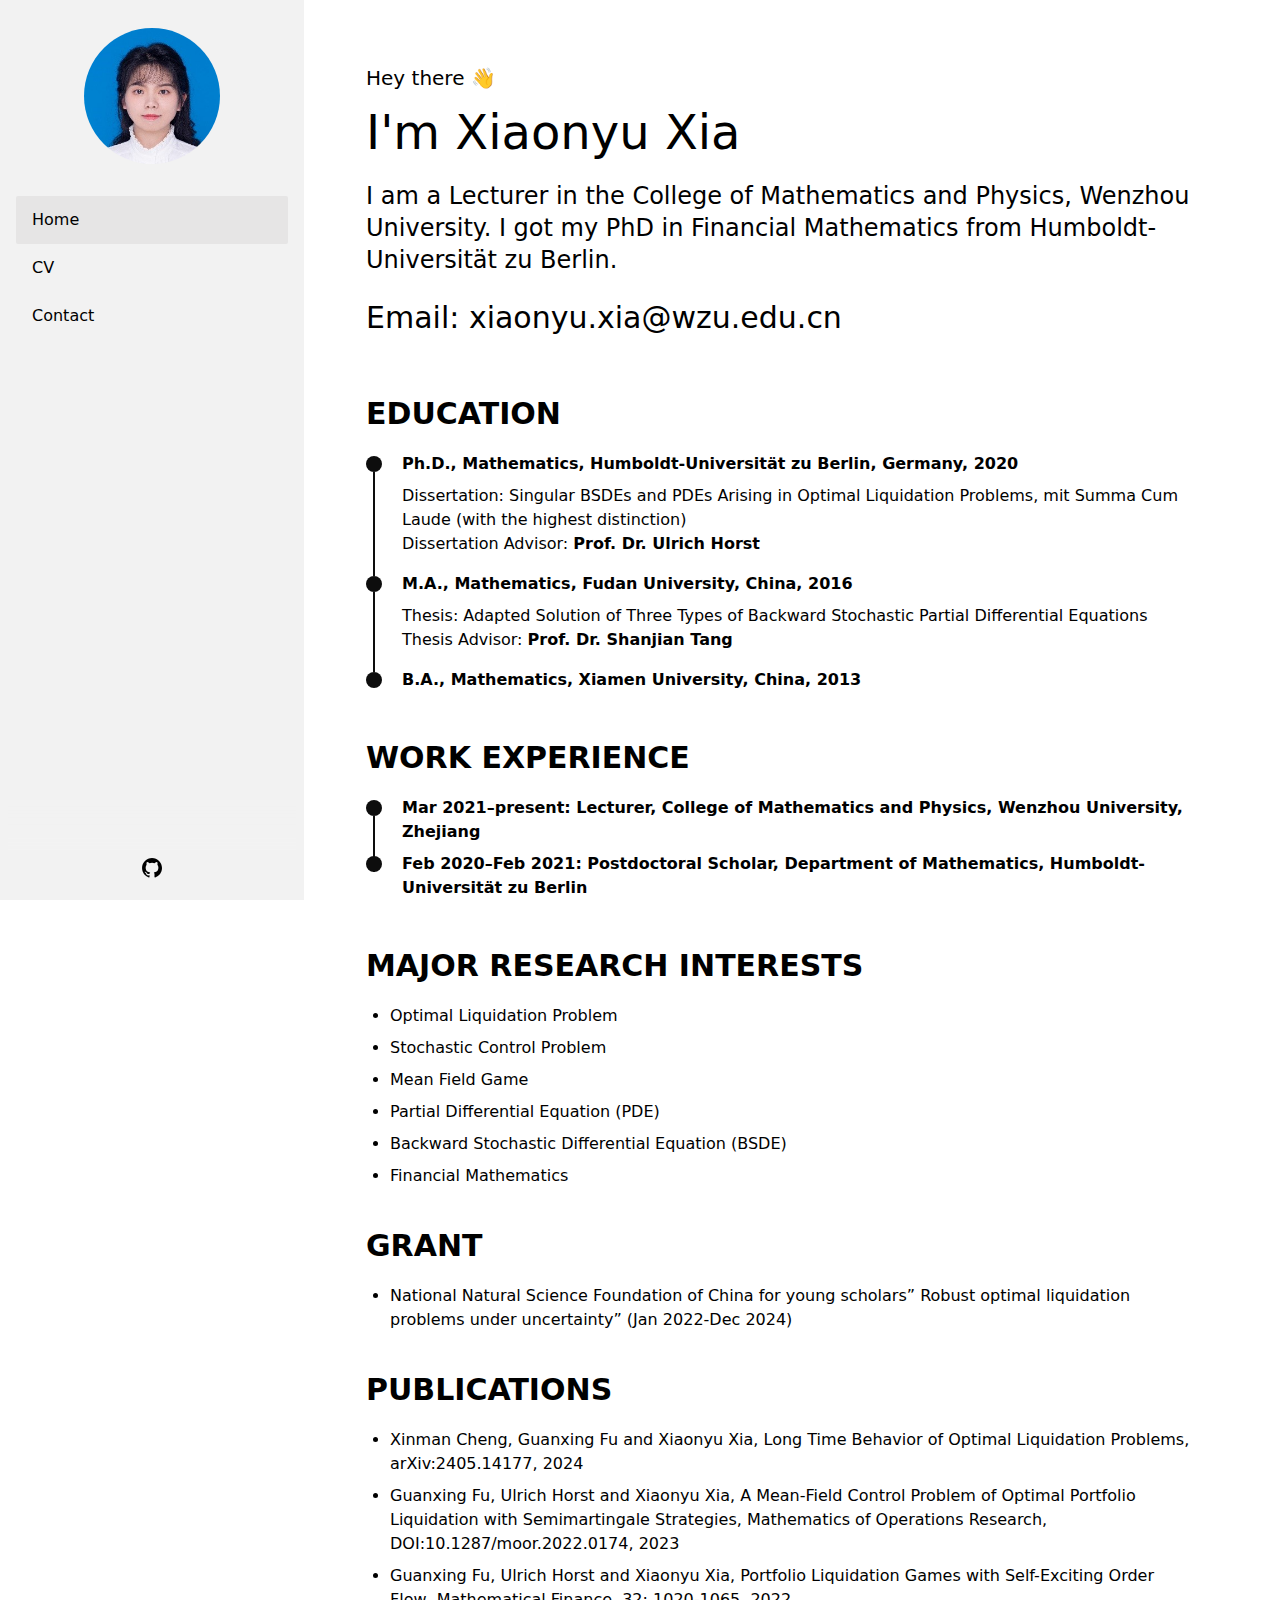
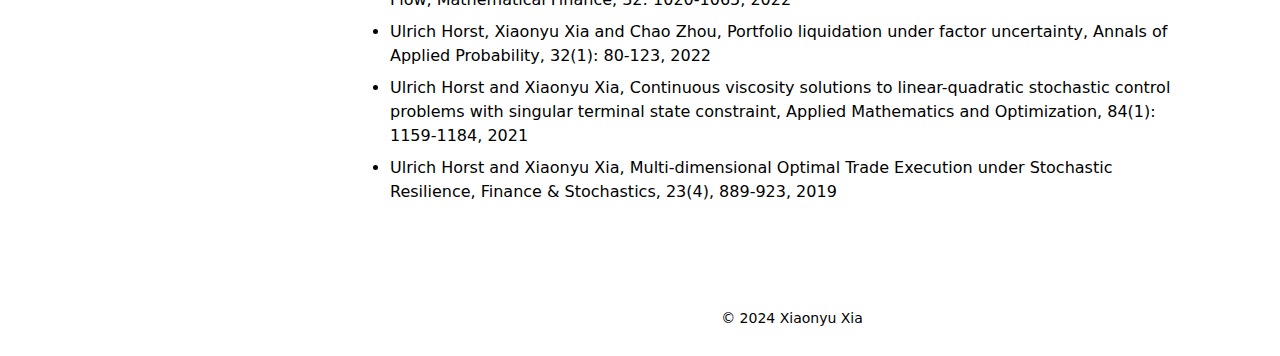
<file: index.html>
<!DOCTYPE html><html lang="en" data-theme="lofi" class=""><head><!-- Global Metadata --><meta charset="utf-8"><meta name="viewport" content="width=device-width,initial-scale=1"><link rel="icon" type="image/svg+xml" href="/favicon.svg"><meta name="generator" content="Astro v3.2.3"><!-- Primary Meta Tags --><title>Xiaonyu Xia | Personal Portfolio Website</title><meta name="title" content="Xiaonyu Xia | Personal Portfolio Website"><meta name="description" content="Xiaonyu Xia | Personal Portfolio Website"><!-- Open Graph / Facebook --><meta property="og:type" content="website"><meta property="og:url" content="https://xiaonyuxia.github.io/"><meta property="og:title" content="Xiaonyu Xia | Personal Portfolio Website"><meta property="og:description" content="Xiaonyu Xia | Personal Portfolio Website"><meta property="og:image" content="https://xiaonyuxia.github.io/social_img.png"><!-- Twitter --><meta property="twitter:card" content="summary_large_image"><meta property="twitter:url" content="https://xiaonyuxia.github.io/"><meta property="twitter:title" content="Xiaonyu Xia | Personal Portfolio Website"><meta property="twitter:description" content="Xiaonyu Xia | Personal Portfolio Website"><meta property="twitter:image" content="https://xiaonyuxia.github.io/social_img.png"><meta name="astro-view-transitions-enabled" content="true"><meta name="astro-view-transitions-fallback" content="animate"><!-- google-site-verification --><meta name="google-site-verification" content="xOOtDHUeNJpjwnntsYWQFi5hJZrj9U9Ixpd8ppO3Hiw"><link rel="stylesheet" href="/assets/404.402988b4.css" />
<style>.time-line-container>div:last-child .education__time>.education__line{display:none}.avatar[data-astro-cid-f5u63ayj] img[data-astro-cid-f5u63ayj]{-o-object-position:top;object-position:top}
</style><script type="module" src="/assets/hoisted.bd7fdfe4.js"></script></head><body class=""><div class="bg-base-100 drawer lg:drawer-open w-full h-full"><input id="my-drawer" type="checkbox" class="drawer-toggle"><div class="drawer-content bg-base-100 h-full flex flex-col"><div class="sticky lg:hidden top-0 z-30 flex h-16 w-full justify-center bg-opacity-90 backdrop-blur transition-all duration-100 bg-base-100 text-base-content shadow-sm"><div class="navbar"><div class="navbar-start"><label for="my-drawer" class="btn btn-square btn-ghost"><svg xmlns="http://www.w3.org/2000/svg" fill="none" viewBox="0 0 24 24" class="inline-block w-5 h-5 stroke-current"><path stroke-linecap="round" stroke-linejoin="round" stroke-width="2" d="M4 6h16M4 12h16M4 18h16"></path></svg></label></div><div class="navbar-center"><a class="btn btn-ghost normal-case text-xl" href="/">Xiaonyu Xia ⚡️</a></div><div class="navbar-end"></div></div></div><div class="md:flex md:justify-center flex-1"><main class="p-6 pt-10 lg:max-w-[900px] max-w-[100vw]"><div class="pb-12 mt-5"><div class="text-xl py-1">Hey there 👋</div><div class="text-5xl py-3">I'm Xiaonyu Xia</div><div class="text-2xl py-3">I am a Lecturer in the College of Mathematics and Physics, Wenzhou University. I got my PhD in Financial Mathematics from Humboldt-Universität zu Berlin.</div><div class="text-3xl py-3">Email: xiaonyu.xia@wzu.edu.cn</div></div><div class="mb-5"><div class="text-3xl w-full font-bold">EDUCATION</div></div><div class="time-line-container grid gap-4 mb-10"><div class="flex"><div class="education__time"><span class="w-4 h-4 bg-primary block rounded-full mt-1"></span><span class="education__line bg-primary block h-full w-[2px] translate-x-[7px]"></span></div><div class="experience__data bd-grid px-5"><h3 class="font-semibold mb-1">Ph.D., Mathematics, Humboldt-Universität zu Berlin, Germany, 2020</h3><span class="font-light text-sm"></span><p class="my-2 text-justify"><p>Dissertation: Singular BSDEs and PDEs Arising in Optimal Liquidation Problems, mit Summa Cum Laude (with the highest distinction)</p><p>Dissertation Advisor: <span class="font-bold">Prof. Dr. Ulrich Horst</span></p></p></div></div><div class="flex"><div class="education__time"><span class="w-4 h-4 bg-primary block rounded-full mt-1"></span><span class="education__line bg-primary block h-full w-[2px] translate-x-[7px]"></span></div><div class="experience__data bd-grid px-5"><h3 class="font-semibold mb-1">M.A., Mathematics, Fudan University, China, 2016</h3><span class="font-light text-sm"></span><p class="my-2 text-justify"><p>Thesis: Adapted Solution of Three Types of Backward Stochastic Partial Differential Equations</p><p>Thesis Advisor: <span class="font-bold">Prof. Dr. Shanjian Tang</span></p></p></div></div><div class="flex"><div class="education__time"><span class="w-4 h-4 bg-primary block rounded-full mt-1"></span><span class="education__line bg-primary block h-full w-[2px] translate-x-[7px]"></span></div><div class="experience__data bd-grid px-5"><h3 class="font-semibold mb-1">B.A., Mathematics, Xiamen University, China, 2013</h3><span class="font-light text-sm"></span><p class="my-2 text-justify"></p></div></div></div><div class="mb-5"><div class="text-3xl w-full font-bold">WORK EXPERIENCE</div></div><div class="time-line-container mb-10"><div class="flex"><div class="education__time"><span class="w-4 h-4 bg-primary block rounded-full mt-1"></span><span class="education__line bg-primary block h-full w-[2px] translate-x-[7px]"></span></div><div class="experience__data bd-grid px-5"><h3 class="font-semibold mb-1">Mar 2021–present: Lecturer, College of Mathematics and Physics, Wenzhou University, Zhejiang</h3><span class="font-light text-sm"></span><p class="my-2 text-justify"></p></div></div><div class="flex"><div class="education__time"><span class="w-4 h-4 bg-primary block rounded-full mt-1"></span><span class="education__line bg-primary block h-full w-[2px] translate-x-[7px]"></span></div><div class="experience__data bd-grid px-5"><h3 class="font-semibold mb-1">Feb 2020–Feb 2021: Postdoctoral Scholar, Department of Mathematics, Humboldt-Universität zu Berlin</h3><span class="font-light text-sm"></span><p class="my-2 text-justify"></p></div></div></div><div class="mb-5"><div class="text-3xl w-full font-bold">MAJOR RESEARCH INTERESTS</div></div><ul class="list-disc mx-6 mb-10 grid gap-2"><li>
Optimal Liquidation Problem
</li><li>
Stochastic Control Problem
</li><li>
Mean Field Game
</li><li>
Partial Differential Equation (PDE)
</li><li>
Backward Stochastic Differential Equation (BSDE)
</li><li>
Financial Mathematics
</li></ul><div class="mb-5"><div class="text-3xl w-full font-bold">GRANT</div></div><ul class="list-disc mx-6 mb-10 grid gap-2"><li>National Natural Science Foundation of China for young scholars” Robust optimal liquidation problems under uncertainty” (Jan 2022-Dec 2024)</li></ul><div class="mb-5"><div class="text-3xl w-full font-bold">PUBLICATIONS</div></div><ul class="list-disc mx-6 mb-10 grid gap-2"><li>Xinman Cheng, Guanxing Fu and Xiaonyu Xia, Long Time Behavior of Optimal Liquidation Problems, arXiv:2405.14177, 2024</li><li>Guanxing Fu, Ulrich Horst and Xiaonyu Xia, A Mean-Field Control Problem of Optimal Portfolio Liquidation with Semimartingale Strategies, Mathematics of Operations Research, DOI:10.1287/moor.2022.0174, 2023</li><li>Guanxing Fu, Ulrich Horst and Xiaonyu Xia, Portfolio Liquidation Games with Self-Exciting Order Flow, Mathematical Finance, 32: 1020-1065, 2022</li><li>Ulrich Horst, Xiaonyu Xia and Chao Zhou, Portfolio liquidation under factor uncertainty, Annals of Applied Probability, 32(1): 80-123, 2022</li><li>Ulrich Horst and Xiaonyu Xia, Continuous viscosity solutions to linear-quadratic stochastic control problems with singular terminal state constraint, Applied Mathematics and Optimization, 84(1): 1159-1184, 2021</li><li>Ulrich Horst and Xiaonyu Xia, Multi-dimensional Optimal Trade Execution under Stochastic Resilience, Finance & Stochastics, 23(4), 889-923, 2019</li></ul></main></div><footer class="footer footer-center block mb-5 pt-10"><div class="pb-2">
&copy; 2024 Xiaonyu Xia
</div></footer></div><div class="drawer-side z-40" data-astro-cid-f5u63ayj><label for="my-drawer" class="drawer-overlay" data-astro-cid-f5u63ayj></label><aside class="px-2 pt-2 h-auto min-h-full w-[19rem] bg-base-200 text-base-content flex flex-col" data-astro-cid-f5u63ayj><div class="w-fit mx-auto mt-5 mb-6" data-astro-cid-f5u63ayj><a href="/" data-astro-cid-f5u63ayj><div class="avatar transition ease-in-out hover:scale-[102%] block m-auto" data-astro-cid-f5u63ayj><div class="w-[8.5rem]" data-astro-cid-f5u63ayj><img src="/profile.jpg" class="mask mask-circle" alt="Profile image" data-astro-cid-f5u63ayj width="300" height="300" loading="lazy" decoding="async"></div></div></a></div><ul class="menu grow shrink menu-md overflow-y-auto"><li><a class="py-3 text-base" id="home" href="/">Home</a></li><li><a class="py-3 text-base" id="cv" href="/cv">CV</a></li><li><a class="py-3 text-base" href="mailto:xiaonyu.xia @wzu.edu.cn" target="_blank" referrerpolicy="no-referrer-when-downgrade">Contact</a></li></ul><script>(function(){const sideBarActiveItemID = "home";
const activeClass = "bg-base-300";

const activeItemElem = document.getElementById(sideBarActiveItemID);
activeItemElem && activeItemElem.classList.add(activeClass);
})();</script><div class="block sticky pointer-events-none bottom-10 bg-base-200 justify-center h-12 [mask-image:linear-gradient(transparent,#000000)]"></div><div class="social-icons px-4 pb-5 pt-1 flex self-center justify-center sticky bottom-0 bg-base-200"><a href="https://github.com/XiaonyuXia" target="_blank" class="mx-3" aria-label="Github" title="Github"><svg xmlns="http://www.w3.org/2000/svg" width="24" height="24" viewBox="0 0 24 24" style="fill: currentColor;transform: ;msFilter:;"><path fill-rule="evenodd" clip-rule="evenodd" d="M12.026 2c-5.509 0-9.974 4.465-9.974 9.974 0 4.406 2.857 8.145 6.821 9.465.499.09.679-.217.679-.481 0-.237-.008-.865-.011-1.696-2.775.602-3.361-1.338-3.361-1.338-.452-1.152-1.107-1.459-1.107-1.459-.905-.619.069-.605.069-.605 1.002.07 1.527 1.028 1.527 1.028.89 1.524 2.336 1.084 2.902.829.091-.645.351-1.085.635-1.334-2.214-.251-4.542-1.107-4.542-4.93 0-1.087.389-1.979 1.024-2.675-.101-.253-.446-1.268.099-2.64 0 0 .837-.269 2.742 1.021a9.582 9.582 0 0 1 2.496-.336 9.554 9.554 0 0 1 2.496.336c1.906-1.291 2.742-1.021 2.742-1.021.545 1.372.203 2.387.099 2.64.64.696 1.024 1.587 1.024 2.675 0 3.833-2.33 4.675-4.552 4.922.355.308.675.916.675 1.846 0 1.334-.012 2.41-.012 2.737 0 .267.178.577.687.479C19.146 20.115 22 16.379 22 11.974 22 6.465 17.535 2 12.026 2z"></path></svg></a></div></aside></div></div></body></html>
</file>
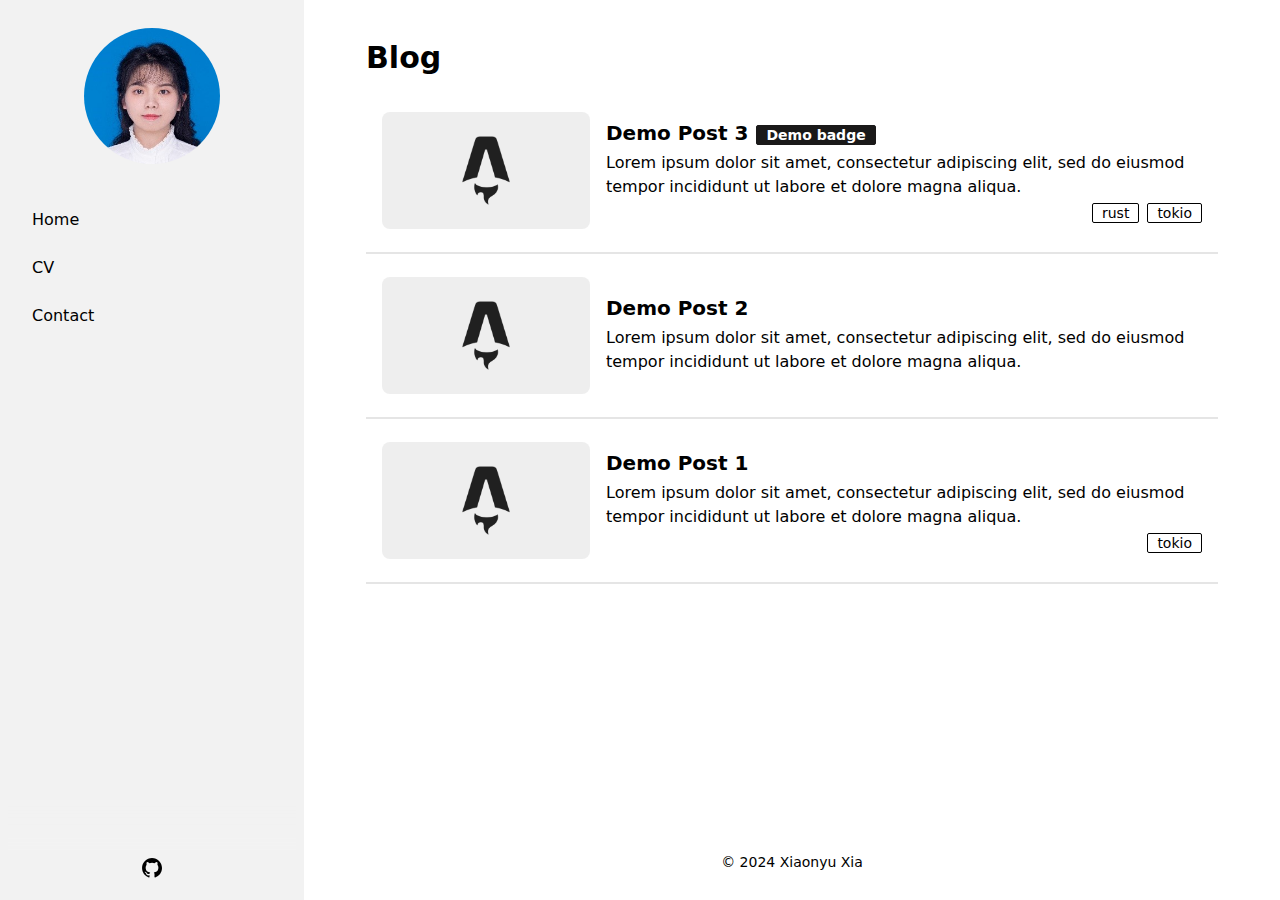
<file: blog/index.html>
<!DOCTYPE html><html lang="en" data-theme="lofi" class=""><head><!-- Global Metadata --><meta charset="utf-8"><meta name="viewport" content="width=device-width,initial-scale=1"><link rel="icon" type="image/svg+xml" href="/favicon.svg"><meta name="generator" content="Astro v3.2.3"><!-- Primary Meta Tags --><title>Blog</title><meta name="title" content="Blog"><meta name="description" content="Xiaonyu Xia | Personal Portfolio Website"><!-- Open Graph / Facebook --><meta property="og:type" content="website"><meta property="og:url" content="https://xiaonyuxia.github.io/blog/"><meta property="og:title" content="Blog"><meta property="og:description" content="Xiaonyu Xia | Personal Portfolio Website"><meta property="og:image" content="https://xiaonyuxia.github.io/social_img.png"><!-- Twitter --><meta property="twitter:card" content="summary_large_image"><meta property="twitter:url" content="https://xiaonyuxia.github.io/blog/"><meta property="twitter:title" content="Blog"><meta property="twitter:description" content="Xiaonyu Xia | Personal Portfolio Website"><meta property="twitter:image" content="https://xiaonyuxia.github.io/social_img.png"><meta name="astro-view-transitions-enabled" content="true"><meta name="astro-view-transitions-fallback" content="animate"><!-- google-site-verification --><meta name="google-site-verification" content="xOOtDHUeNJpjwnntsYWQFi5hJZrj9U9Ixpd8ppO3Hiw"><link rel="stylesheet" href="/assets/404.402988b4.css" />
<style>.time-line-container>div:last-child .education__time>.education__line{display:none}.avatar[data-astro-cid-f5u63ayj] img[data-astro-cid-f5u63ayj]{-o-object-position:top;object-position:top}
</style><script type="module" src="/assets/hoisted.bd7fdfe4.js"></script></head><body class=""><div class="bg-base-100 drawer lg:drawer-open w-full h-full"><input id="my-drawer" type="checkbox" class="drawer-toggle"><div class="drawer-content bg-base-100 h-full flex flex-col"><div class="sticky lg:hidden top-0 z-30 flex h-16 w-full justify-center bg-opacity-90 backdrop-blur transition-all duration-100 bg-base-100 text-base-content shadow-sm"><div class="navbar"><div class="navbar-start"><label for="my-drawer" class="btn btn-square btn-ghost"><svg xmlns="http://www.w3.org/2000/svg" fill="none" viewBox="0 0 24 24" class="inline-block w-5 h-5 stroke-current"><path stroke-linecap="round" stroke-linejoin="round" stroke-width="2" d="M4 6h16M4 12h16M4 18h16"></path></svg></label></div><div class="navbar-center"><a class="btn btn-ghost normal-case text-xl" href="/">Xiaonyu Xia ⚡️</a></div><div class="navbar-end"></div></div></div><div class="md:flex md:justify-center flex-1"><main class="p-6 pt-10 lg:max-w-[900px] max-w-[100vw]"><div class="mb-5"><div class="text-3xl w-full font-bold">Blog</div></div><ul><div class="rounded-lg bg-base-100 hover:shadow-xl transition ease-in-out hover:scale-[102%]"><a href="/blog/post3" target="_self"><div class="hero-content flex-col md:flex-row"><img src="/post_img.webp" alt="Demo Post 3" class="max-w-full md:max-w-[13rem] rounded-lg" width="750" height="422" loading="lazy" decoding="async"><div class="grow w-full"><h1 class="text-xl font-bold">Demo Post 3<div class="badge badge-secondary mx-2">Demo badge</div></h1><p class="py-1 text-1xl">Lorem ipsum dolor sit amet, consectetur adipiscing elit, sed do eiusmod tempor incididunt ut labore et dolore magna aliqua.</p><div class="card-actions justify-end"><a href="/blog/tag/rust" class="badge badge-outline">rust</a><a href="/blog/tag/tokio" class="badge badge-outline">tokio</a></div></div></div></a></div><div class="divider my-0"></div><div class="rounded-lg bg-base-100 hover:shadow-xl transition ease-in-out hover:scale-[102%]"><a href="/blog/post2" target="_self"><div class="hero-content flex-col md:flex-row"><img src="/post_img.webp" alt="Demo Post 2" class="max-w-full md:max-w-[13rem] rounded-lg" width="750" height="422" loading="lazy" decoding="async"><div class="grow w-full"><h1 class="text-xl font-bold">Demo Post 2</h1><p class="py-1 text-1xl">Lorem ipsum dolor sit amet, consectetur adipiscing elit, sed do eiusmod tempor incididunt ut labore et dolore magna aliqua.</p><div class="card-actions justify-end"></div></div></div></a></div><div class="divider my-0"></div><div class="rounded-lg bg-base-100 hover:shadow-xl transition ease-in-out hover:scale-[102%]"><a href="/blog/post1" target="_self"><div class="hero-content flex-col md:flex-row"><img src="/post_img.webp" alt="Demo Post 1" class="max-w-full md:max-w-[13rem] rounded-lg" width="750" height="422" loading="lazy" decoding="async"><div class="grow w-full"><h1 class="text-xl font-bold">Demo Post 1</h1><p class="py-1 text-1xl">Lorem ipsum dolor sit amet, consectetur adipiscing elit, sed do eiusmod tempor incididunt ut labore et dolore magna aliqua.</p><div class="card-actions justify-end"><a href="/blog/tag/tokio" class="badge badge-outline">tokio</a></div></div></div></a></div><div class="divider my-0"></div></ul><div class="flex justify-between"><div></div><div></div></div></main></div><footer class="footer footer-center block mb-5 pt-10"><div class="pb-2">
&copy; 2024 Xiaonyu Xia
</div></footer></div><div class="drawer-side z-40" data-astro-cid-f5u63ayj><label for="my-drawer" class="drawer-overlay" data-astro-cid-f5u63ayj></label><aside class="px-2 pt-2 h-auto min-h-full w-[19rem] bg-base-200 text-base-content flex flex-col" data-astro-cid-f5u63ayj><div class="w-fit mx-auto mt-5 mb-6" data-astro-cid-f5u63ayj><a href="/" data-astro-cid-f5u63ayj><div class="avatar transition ease-in-out hover:scale-[102%] block m-auto" data-astro-cid-f5u63ayj><div class="w-[8.5rem]" data-astro-cid-f5u63ayj><img src="/profile.jpg" class="mask mask-circle" alt="Profile image" data-astro-cid-f5u63ayj width="300" height="300" loading="lazy" decoding="async"></div></div></a></div><ul class="menu grow shrink menu-md overflow-y-auto"><li><a class="py-3 text-base" id="home" href="/">Home</a></li><li><a class="py-3 text-base" id="cv" href="/cv">CV</a></li><li><a class="py-3 text-base" href="mailto:xiaonyu.xia @wzu.edu.cn" target="_blank" referrerpolicy="no-referrer-when-downgrade">Contact</a></li></ul><script>(function(){const sideBarActiveItemID = "blog";
const activeClass = "bg-base-300";

const activeItemElem = document.getElementById(sideBarActiveItemID);
activeItemElem && activeItemElem.classList.add(activeClass);
})();</script><div class="block sticky pointer-events-none bottom-10 bg-base-200 justify-center h-12 [mask-image:linear-gradient(transparent,#000000)]"></div><div class="social-icons px-4 pb-5 pt-1 flex self-center justify-center sticky bottom-0 bg-base-200"><a href="https://github.com/XiaonyuXia" target="_blank" class="mx-3" aria-label="Github" title="Github"><svg xmlns="http://www.w3.org/2000/svg" width="24" height="24" viewBox="0 0 24 24" style="fill: currentColor;transform: ;msFilter:;"><path fill-rule="evenodd" clip-rule="evenodd" d="M12.026 2c-5.509 0-9.974 4.465-9.974 9.974 0 4.406 2.857 8.145 6.821 9.465.499.09.679-.217.679-.481 0-.237-.008-.865-.011-1.696-2.775.602-3.361-1.338-3.361-1.338-.452-1.152-1.107-1.459-1.107-1.459-.905-.619.069-.605.069-.605 1.002.07 1.527 1.028 1.527 1.028.89 1.524 2.336 1.084 2.902.829.091-.645.351-1.085.635-1.334-2.214-.251-4.542-1.107-4.542-4.93 0-1.087.389-1.979 1.024-2.675-.101-.253-.446-1.268.099-2.64 0 0 .837-.269 2.742 1.021a9.582 9.582 0 0 1 2.496-.336 9.554 9.554 0 0 1 2.496.336c1.906-1.291 2.742-1.021 2.742-1.021.545 1.372.203 2.387.099 2.64.64.696 1.024 1.587 1.024 2.675 0 3.833-2.33 4.675-4.552 4.922.355.308.675.916.675 1.846 0 1.334-.012 2.41-.012 2.737 0 .267.178.577.687.479C19.146 20.115 22 16.379 22 11.974 22 6.465 17.535 2 12.026 2z"></path></svg></a></div></aside></div></div></body></html>
</file>
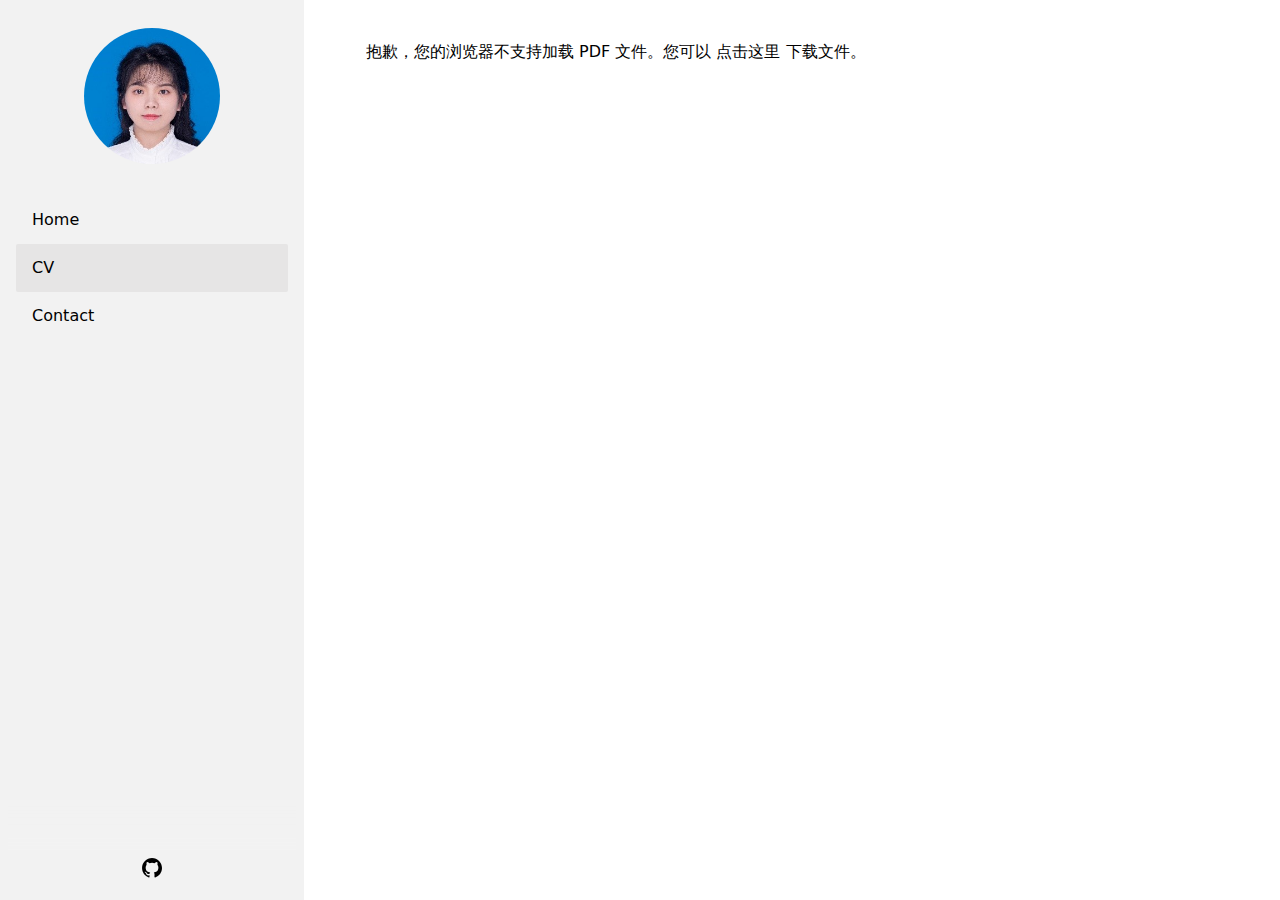
<file: cv/index.html>
<!DOCTYPE html><html lang="en" data-theme="lofi" class="w-full h-full"><head><!-- Global Metadata --><meta charset="utf-8"><meta name="viewport" content="width=device-width,initial-scale=1"><link rel="icon" type="image/svg+xml" href="/favicon.svg"><meta name="generator" content="Astro v3.2.3"><!-- Primary Meta Tags --><title>Resume</title><meta name="title" content="Resume"><meta name="description" content="Xiaonyu Xia | Personal Portfolio Website"><!-- Open Graph / Facebook --><meta property="og:type" content="website"><meta property="og:url" content="https://xiaonyuxia.github.io/cv/"><meta property="og:title" content="Resume"><meta property="og:description" content="Xiaonyu Xia | Personal Portfolio Website"><meta property="og:image" content="https://xiaonyuxia.github.io/social_img.png"><!-- Twitter --><meta property="twitter:card" content="summary_large_image"><meta property="twitter:url" content="https://xiaonyuxia.github.io/cv/"><meta property="twitter:title" content="Resume"><meta property="twitter:description" content="Xiaonyu Xia | Personal Portfolio Website"><meta property="twitter:image" content="https://xiaonyuxia.github.io/social_img.png"><meta name="astro-view-transitions-enabled" content="true"><meta name="astro-view-transitions-fallback" content="animate"><!-- google-site-verification --><meta name="google-site-verification" content="xOOtDHUeNJpjwnntsYWQFi5hJZrj9U9Ixpd8ppO3Hiw"><link rel="stylesheet" href="/assets/404.402988b4.css" />
<style>.time-line-container>div:last-child .education__time>.education__line{display:none}.avatar[data-astro-cid-f5u63ayj] img[data-astro-cid-f5u63ayj]{-o-object-position:top;object-position:top}
</style><script type="module" src="/assets/hoisted.bd7fdfe4.js"></script></head><body class=" w-full h-full"><div class="bg-base-100 drawer lg:drawer-open w-full h-full"><input id="my-drawer" type="checkbox" class="drawer-toggle"><div class="drawer-content bg-base-100 h-full flex flex-col"><div class="sticky lg:hidden top-0 z-30 flex h-16 w-full justify-center bg-opacity-90 backdrop-blur transition-all duration-100 bg-base-100 text-base-content shadow-sm"><div class="navbar"><div class="navbar-start"><label for="my-drawer" class="btn btn-square btn-ghost"><svg xmlns="http://www.w3.org/2000/svg" fill="none" viewBox="0 0 24 24" class="inline-block w-5 h-5 stroke-current"><path stroke-linecap="round" stroke-linejoin="round" stroke-width="2" d="M4 6h16M4 12h16M4 18h16"></path></svg></label></div><div class="navbar-center"><a class="btn btn-ghost normal-case text-xl" href="/">Xiaonyu Xia ⚡️</a></div><div class="navbar-end"></div></div></div><div class="md:flex md:justify-center flex-1"><main class="p-6 pt-10 lg:max-w-[900px] max-w-[100vw] w-full h-full"><object data="/CV_Xiaonyu Xia.pdf" type="application/pdf" style="width: 100%; height: 100%;"><p>抱歉，您的浏览器不支持加载 PDF 文件。您可以 <a href="/CV_Xiaonyu Xia.pdf">点击这里</a> 下载文件。</p></object></main></div></div><div class="drawer-side z-40" data-astro-cid-f5u63ayj><label for="my-drawer" class="drawer-overlay" data-astro-cid-f5u63ayj></label><aside class="px-2 pt-2 h-auto min-h-full w-[19rem] bg-base-200 text-base-content flex flex-col" data-astro-cid-f5u63ayj><div class="w-fit mx-auto mt-5 mb-6" data-astro-cid-f5u63ayj><a href="/" data-astro-cid-f5u63ayj><div class="avatar transition ease-in-out hover:scale-[102%] block m-auto" data-astro-cid-f5u63ayj><div class="w-[8.5rem]" data-astro-cid-f5u63ayj><img src="/profile.jpg" class="mask mask-circle" alt="Profile image" data-astro-cid-f5u63ayj width="300" height="300" loading="lazy" decoding="async"></div></div></a></div><ul class="menu grow shrink menu-md overflow-y-auto"><li><a class="py-3 text-base" id="home" href="/">Home</a></li><li><a class="py-3 text-base" id="cv" href="/cv">CV</a></li><li><a class="py-3 text-base" href="mailto:xiaonyu.xia @wzu.edu.cn" target="_blank" referrerpolicy="no-referrer-when-downgrade">Contact</a></li></ul><script>(function(){const sideBarActiveItemID = "cv";
const activeClass = "bg-base-300";

const activeItemElem = document.getElementById(sideBarActiveItemID);
activeItemElem && activeItemElem.classList.add(activeClass);
})();</script><div class="block sticky pointer-events-none bottom-10 bg-base-200 justify-center h-12 [mask-image:linear-gradient(transparent,#000000)]"></div><div class="social-icons px-4 pb-5 pt-1 flex self-center justify-center sticky bottom-0 bg-base-200"><a href="https://github.com/XiaonyuXia" target="_blank" class="mx-3" aria-label="Github" title="Github"><svg xmlns="http://www.w3.org/2000/svg" width="24" height="24" viewBox="0 0 24 24" style="fill: currentColor;transform: ;msFilter:;"><path fill-rule="evenodd" clip-rule="evenodd" d="M12.026 2c-5.509 0-9.974 4.465-9.974 9.974 0 4.406 2.857 8.145 6.821 9.465.499.09.679-.217.679-.481 0-.237-.008-.865-.011-1.696-2.775.602-3.361-1.338-3.361-1.338-.452-1.152-1.107-1.459-1.107-1.459-.905-.619.069-.605.069-.605 1.002.07 1.527 1.028 1.527 1.028.89 1.524 2.336 1.084 2.902.829.091-.645.351-1.085.635-1.334-2.214-.251-4.542-1.107-4.542-4.93 0-1.087.389-1.979 1.024-2.675-.101-.253-.446-1.268.099-2.64 0 0 .837-.269 2.742 1.021a9.582 9.582 0 0 1 2.496-.336 9.554 9.554 0 0 1 2.496.336c1.906-1.291 2.742-1.021 2.742-1.021.545 1.372.203 2.387.099 2.64.64.696 1.024 1.587 1.024 2.675 0 3.833-2.33 4.675-4.552 4.922.355.308.675.916.675 1.846 0 1.334-.012 2.41-.012 2.737 0 .267.178.577.687.479C19.146 20.115 22 16.379 22 11.974 22 6.465 17.535 2 12.026 2z"></path></svg></a></div></aside></div></div></body></html>
</file>
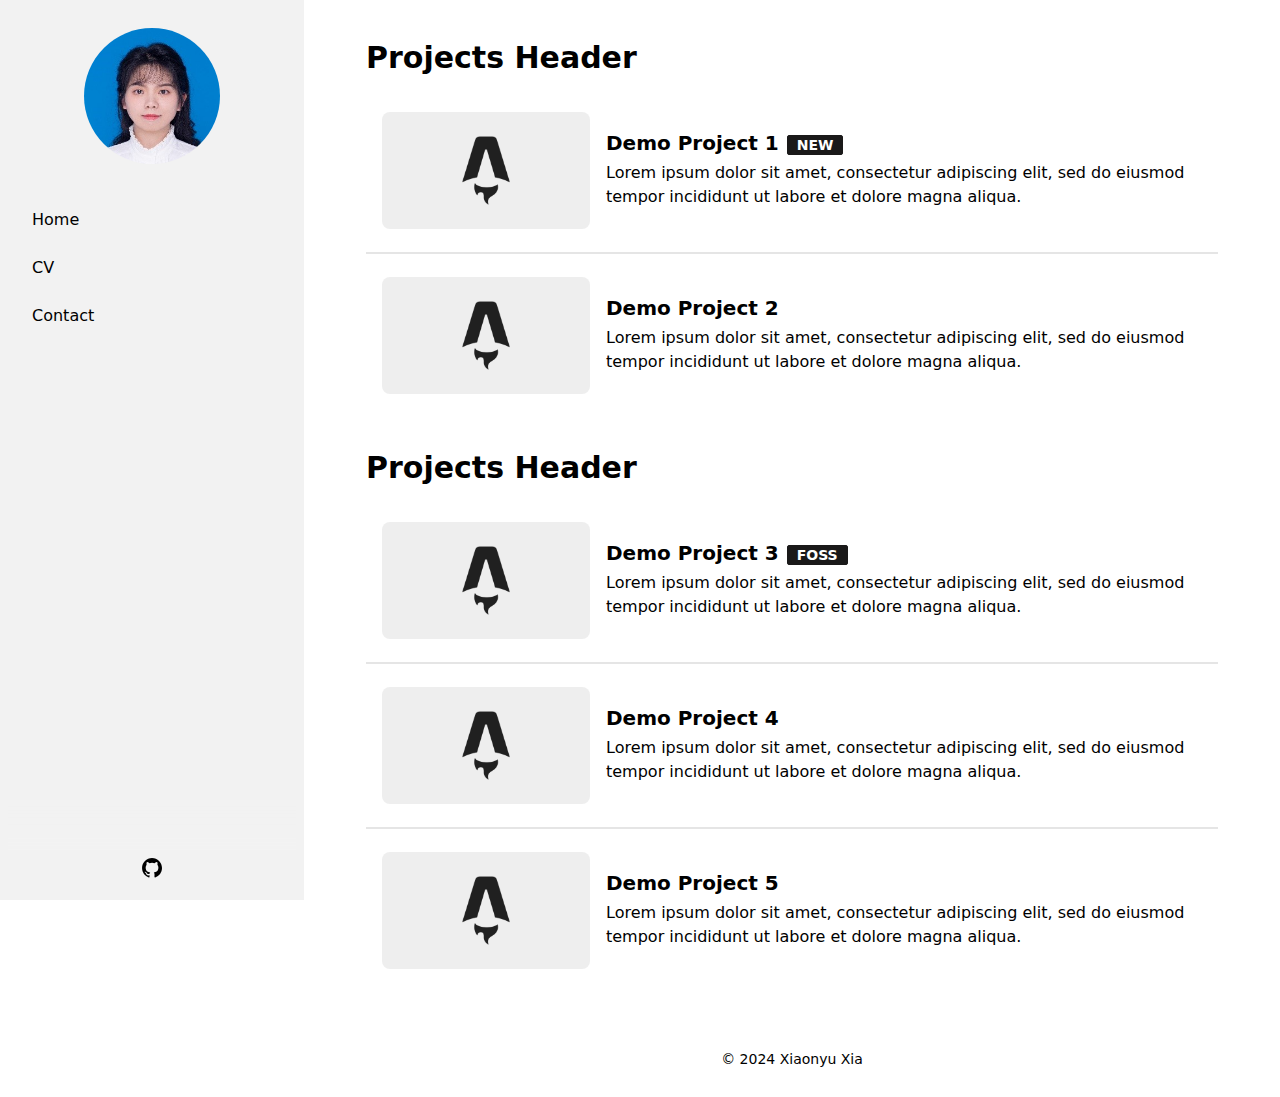
<file: projects/index.html>
<!DOCTYPE html><html lang="en" data-theme="lofi" class=""><head><!-- Global Metadata --><meta charset="utf-8"><meta name="viewport" content="width=device-width,initial-scale=1"><link rel="icon" type="image/svg+xml" href="/favicon.svg"><meta name="generator" content="Astro v3.2.3"><!-- Primary Meta Tags --><title>Projects</title><meta name="title" content="Projects"><meta name="description" content="Xiaonyu Xia | Personal Portfolio Website"><!-- Open Graph / Facebook --><meta property="og:type" content="website"><meta property="og:url" content="https://xiaonyuxia.github.io/projects/"><meta property="og:title" content="Projects"><meta property="og:description" content="Xiaonyu Xia | Personal Portfolio Website"><meta property="og:image" content="https://xiaonyuxia.github.io/social_img.png"><!-- Twitter --><meta property="twitter:card" content="summary_large_image"><meta property="twitter:url" content="https://xiaonyuxia.github.io/projects/"><meta property="twitter:title" content="Projects"><meta property="twitter:description" content="Xiaonyu Xia | Personal Portfolio Website"><meta property="twitter:image" content="https://xiaonyuxia.github.io/social_img.png"><meta name="astro-view-transitions-enabled" content="true"><meta name="astro-view-transitions-fallback" content="animate"><!-- google-site-verification --><meta name="google-site-verification" content="xOOtDHUeNJpjwnntsYWQFi5hJZrj9U9Ixpd8ppO3Hiw"><link rel="stylesheet" href="/assets/404.402988b4.css" />
<style>.time-line-container>div:last-child .education__time>.education__line{display:none}.avatar[data-astro-cid-f5u63ayj] img[data-astro-cid-f5u63ayj]{-o-object-position:top;object-position:top}
</style><script type="module" src="/assets/hoisted.bd7fdfe4.js"></script></head><body class=""><div class="bg-base-100 drawer lg:drawer-open w-full h-full"><input id="my-drawer" type="checkbox" class="drawer-toggle"><div class="drawer-content bg-base-100 h-full flex flex-col"><div class="sticky lg:hidden top-0 z-30 flex h-16 w-full justify-center bg-opacity-90 backdrop-blur transition-all duration-100 bg-base-100 text-base-content shadow-sm"><div class="navbar"><div class="navbar-start"><label for="my-drawer" class="btn btn-square btn-ghost"><svg xmlns="http://www.w3.org/2000/svg" fill="none" viewBox="0 0 24 24" class="inline-block w-5 h-5 stroke-current"><path stroke-linecap="round" stroke-linejoin="round" stroke-width="2" d="M4 6h16M4 12h16M4 18h16"></path></svg></label></div><div class="navbar-center"><a class="btn btn-ghost normal-case text-xl" href="/">Xiaonyu Xia ⚡️</a></div><div class="navbar-end"></div></div></div><div class="md:flex md:justify-center flex-1"><main class="p-6 pt-10 lg:max-w-[900px] max-w-[100vw]"><div><div class="text-3xl w-full font-bold mb-5">Projects Header</div></div><div class="rounded-lg bg-base-100 hover:shadow-xl transition ease-in-out hover:scale-[102%]"><a href="#" target="_blank"><div class="hero-content flex-col md:flex-row"><img src="/post_img.webp" alt="Demo Project 1" class="max-w-full md:max-w-[13rem] rounded-lg" width="750" height="422" loading="lazy" decoding="async"><div class="grow w-full"><h1 class="text-xl font-bold">Demo Project 1<div class="badge badge-secondary mx-2">NEW</div></h1><p class="py-1 text-1xl">Lorem ipsum dolor sit amet, consectetur adipiscing elit, sed do eiusmod tempor incididunt ut labore et dolore magna aliqua.</p><div class="card-actions justify-end"></div></div></div></a></div><div class="divider my-0"></div><div class="rounded-lg bg-base-100 hover:shadow-xl transition ease-in-out hover:scale-[102%]"><a href="#" target="_blank"><div class="hero-content flex-col md:flex-row"><img src="/post_img.webp" alt="Demo Project 2" class="max-w-full md:max-w-[13rem] rounded-lg" width="750" height="422" loading="lazy" decoding="async"><div class="grow w-full"><h1 class="text-xl font-bold">Demo Project 2</h1><p class="py-1 text-1xl">Lorem ipsum dolor sit amet, consectetur adipiscing elit, sed do eiusmod tempor incididunt ut labore et dolore magna aliqua.</p><div class="card-actions justify-end"></div></div></div></a></div><div><div class="text-3xl w-full font-bold mb-5 mt-10">Projects Header</div></div><div class="rounded-lg bg-base-100 hover:shadow-xl transition ease-in-out hover:scale-[102%]"><a href="#" target="_blank"><div class="hero-content flex-col md:flex-row"><img src="/post_img.webp" alt="Demo Project 3" class="max-w-full md:max-w-[13rem] rounded-lg" width="750" height="422" loading="lazy" decoding="async"><div class="grow w-full"><h1 class="text-xl font-bold">Demo Project 3<div class="badge badge-secondary mx-2">FOSS</div></h1><p class="py-1 text-1xl">Lorem ipsum dolor sit amet, consectetur adipiscing elit, sed do eiusmod tempor incididunt ut labore et dolore magna aliqua.</p><div class="card-actions justify-end"></div></div></div></a></div><div class="divider my-0"></div><div class="rounded-lg bg-base-100 hover:shadow-xl transition ease-in-out hover:scale-[102%]"><a href="#" target="_blank"><div class="hero-content flex-col md:flex-row"><img src="/post_img.webp" alt="Demo Project 4" class="max-w-full md:max-w-[13rem] rounded-lg" width="750" height="422" loading="lazy" decoding="async"><div class="grow w-full"><h1 class="text-xl font-bold">Demo Project 4</h1><p class="py-1 text-1xl">Lorem ipsum dolor sit amet, consectetur adipiscing elit, sed do eiusmod tempor incididunt ut labore et dolore magna aliqua.</p><div class="card-actions justify-end"></div></div></div></a></div><div class="divider my-0"></div><div class="rounded-lg bg-base-100 hover:shadow-xl transition ease-in-out hover:scale-[102%]"><a href="#" target="_blank"><div class="hero-content flex-col md:flex-row"><img src="/post_img.webp" alt="Demo Project 5" class="max-w-full md:max-w-[13rem] rounded-lg" width="750" height="422" loading="lazy" decoding="async"><div class="grow w-full"><h1 class="text-xl font-bold">Demo Project 5</h1><p class="py-1 text-1xl">Lorem ipsum dolor sit amet, consectetur adipiscing elit, sed do eiusmod tempor incididunt ut labore et dolore magna aliqua.</p><div class="card-actions justify-end"></div></div></div></a></div></main></div><footer class="footer footer-center block mb-5 pt-10"><div class="pb-2">
&copy; 2024 Xiaonyu Xia
</div></footer></div><div class="drawer-side z-40" data-astro-cid-f5u63ayj><label for="my-drawer" class="drawer-overlay" data-astro-cid-f5u63ayj></label><aside class="px-2 pt-2 h-auto min-h-full w-[19rem] bg-base-200 text-base-content flex flex-col" data-astro-cid-f5u63ayj><div class="w-fit mx-auto mt-5 mb-6" data-astro-cid-f5u63ayj><a href="/" data-astro-cid-f5u63ayj><div class="avatar transition ease-in-out hover:scale-[102%] block m-auto" data-astro-cid-f5u63ayj><div class="w-[8.5rem]" data-astro-cid-f5u63ayj><img src="/profile.jpg" class="mask mask-circle" alt="Profile image" data-astro-cid-f5u63ayj width="300" height="300" loading="lazy" decoding="async"></div></div></a></div><ul class="menu grow shrink menu-md overflow-y-auto"><li><a class="py-3 text-base" id="home" href="/">Home</a></li><li><a class="py-3 text-base" id="cv" href="/cv">CV</a></li><li><a class="py-3 text-base" href="mailto:xiaonyu.xia @wzu.edu.cn" target="_blank" referrerpolicy="no-referrer-when-downgrade">Contact</a></li></ul><script>(function(){const sideBarActiveItemID = "projects";
const activeClass = "bg-base-300";

const activeItemElem = document.getElementById(sideBarActiveItemID);
activeItemElem && activeItemElem.classList.add(activeClass);
})();</script><div class="block sticky pointer-events-none bottom-10 bg-base-200 justify-center h-12 [mask-image:linear-gradient(transparent,#000000)]"></div><div class="social-icons px-4 pb-5 pt-1 flex self-center justify-center sticky bottom-0 bg-base-200"><a href="https://github.com/XiaonyuXia" target="_blank" class="mx-3" aria-label="Github" title="Github"><svg xmlns="http://www.w3.org/2000/svg" width="24" height="24" viewBox="0 0 24 24" style="fill: currentColor;transform: ;msFilter:;"><path fill-rule="evenodd" clip-rule="evenodd" d="M12.026 2c-5.509 0-9.974 4.465-9.974 9.974 0 4.406 2.857 8.145 6.821 9.465.499.09.679-.217.679-.481 0-.237-.008-.865-.011-1.696-2.775.602-3.361-1.338-3.361-1.338-.452-1.152-1.107-1.459-1.107-1.459-.905-.619.069-.605.069-.605 1.002.07 1.527 1.028 1.527 1.028.89 1.524 2.336 1.084 2.902.829.091-.645.351-1.085.635-1.334-2.214-.251-4.542-1.107-4.542-4.93 0-1.087.389-1.979 1.024-2.675-.101-.253-.446-1.268.099-2.64 0 0 .837-.269 2.742 1.021a9.582 9.582 0 0 1 2.496-.336 9.554 9.554 0 0 1 2.496.336c1.906-1.291 2.742-1.021 2.742-1.021.545 1.372.203 2.387.099 2.64.64.696 1.024 1.587 1.024 2.675 0 3.833-2.33 4.675-4.552 4.922.355.308.675.916.675 1.846 0 1.334-.012 2.41-.012 2.737 0 .267.178.577.687.479C19.146 20.115 22 16.379 22 11.974 22 6.465 17.535 2 12.026 2z"></path></svg></a></div></aside></div></div></body></html>
</file>
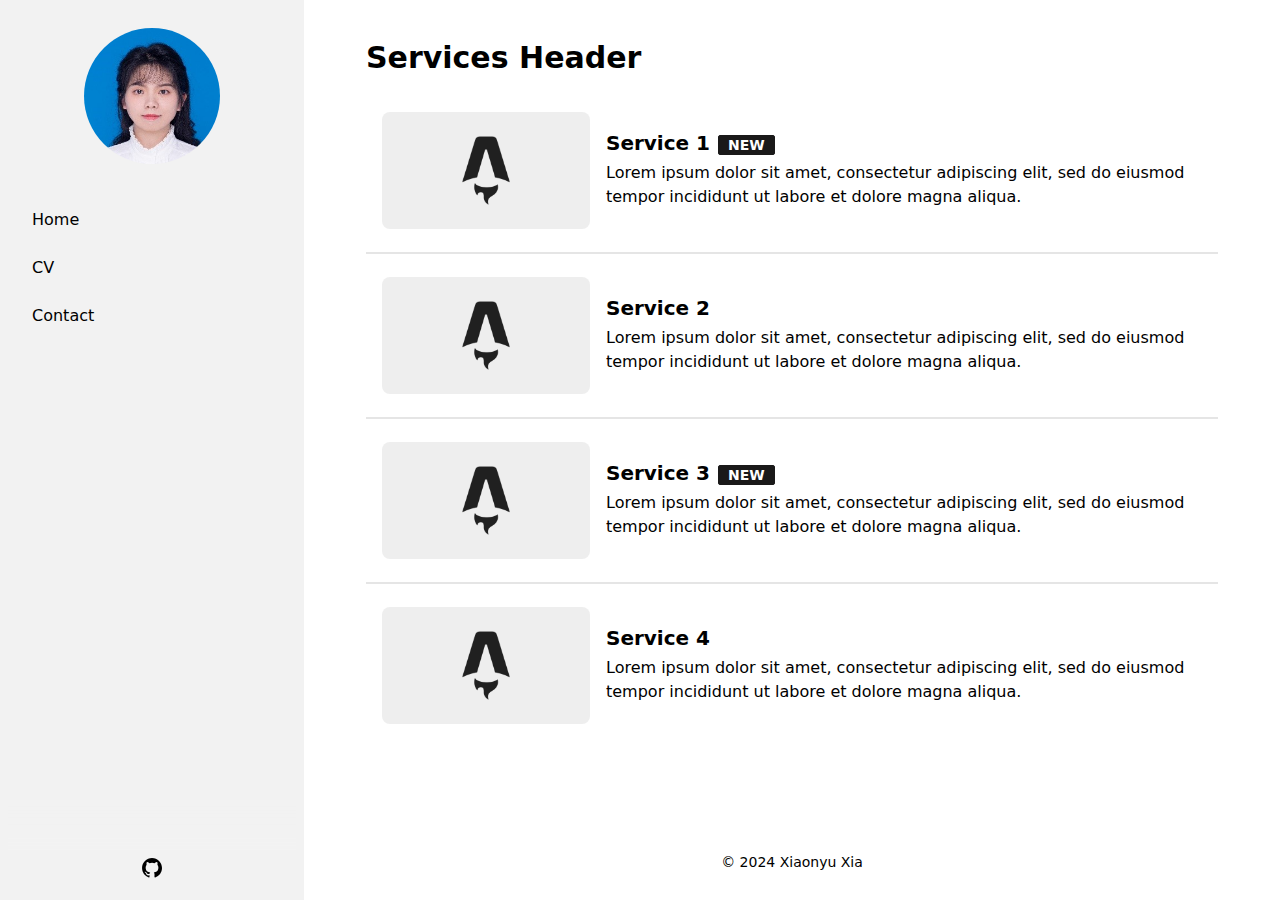
<file: services/index.html>
<!DOCTYPE html><html lang="en" data-theme="lofi" class=""><head><!-- Global Metadata --><meta charset="utf-8"><meta name="viewport" content="width=device-width,initial-scale=1"><link rel="icon" type="image/svg+xml" href="/favicon.svg"><meta name="generator" content="Astro v3.2.3"><!-- Primary Meta Tags --><title>Projects</title><meta name="title" content="Projects"><meta name="description" content="Xiaonyu Xia | Personal Portfolio Website"><!-- Open Graph / Facebook --><meta property="og:type" content="website"><meta property="og:url" content="https://xiaonyuxia.github.io/services/"><meta property="og:title" content="Projects"><meta property="og:description" content="Xiaonyu Xia | Personal Portfolio Website"><meta property="og:image" content="https://xiaonyuxia.github.io/social_img.png"><!-- Twitter --><meta property="twitter:card" content="summary_large_image"><meta property="twitter:url" content="https://xiaonyuxia.github.io/services/"><meta property="twitter:title" content="Projects"><meta property="twitter:description" content="Xiaonyu Xia | Personal Portfolio Website"><meta property="twitter:image" content="https://xiaonyuxia.github.io/social_img.png"><meta name="astro-view-transitions-enabled" content="true"><meta name="astro-view-transitions-fallback" content="animate"><!-- google-site-verification --><meta name="google-site-verification" content="xOOtDHUeNJpjwnntsYWQFi5hJZrj9U9Ixpd8ppO3Hiw"><link rel="stylesheet" href="/assets/404.402988b4.css" />
<style>.time-line-container>div:last-child .education__time>.education__line{display:none}.avatar[data-astro-cid-f5u63ayj] img[data-astro-cid-f5u63ayj]{-o-object-position:top;object-position:top}
</style><script type="module" src="/assets/hoisted.bd7fdfe4.js"></script></head><body class=""><div class="bg-base-100 drawer lg:drawer-open w-full h-full"><input id="my-drawer" type="checkbox" class="drawer-toggle"><div class="drawer-content bg-base-100 h-full flex flex-col"><div class="sticky lg:hidden top-0 z-30 flex h-16 w-full justify-center bg-opacity-90 backdrop-blur transition-all duration-100 bg-base-100 text-base-content shadow-sm"><div class="navbar"><div class="navbar-start"><label for="my-drawer" class="btn btn-square btn-ghost"><svg xmlns="http://www.w3.org/2000/svg" fill="none" viewBox="0 0 24 24" class="inline-block w-5 h-5 stroke-current"><path stroke-linecap="round" stroke-linejoin="round" stroke-width="2" d="M4 6h16M4 12h16M4 18h16"></path></svg></label></div><div class="navbar-center"><a class="btn btn-ghost normal-case text-xl" href="/">Xiaonyu Xia ⚡️</a></div><div class="navbar-end"></div></div></div><div class="md:flex md:justify-center flex-1"><main class="p-6 pt-10 lg:max-w-[900px] max-w-[100vw]"><div><div class="text-3xl w-full font-bold mb-5">Services Header</div></div><div class="rounded-lg bg-base-100 hover:shadow-xl transition ease-in-out hover:scale-[102%]"><a href="#" target="_blank"><div class="hero-content flex-col md:flex-row"><img src="/post_img.webp" alt="Service 1" class="max-w-full md:max-w-[13rem] rounded-lg" width="750" height="422" loading="lazy" decoding="async"><div class="grow w-full"><h1 class="text-xl font-bold">Service 1<div class="badge badge-secondary mx-2">NEW</div></h1><p class="py-1 text-1xl">Lorem ipsum dolor sit amet, consectetur adipiscing elit, sed do eiusmod tempor incididunt ut labore et dolore magna aliqua.</p><div class="card-actions justify-end"></div></div></div></a></div><div class="divider my-0"></div><div class="rounded-lg bg-base-100 hover:shadow-xl transition ease-in-out hover:scale-[102%]"><a href="#" target="_blank"><div class="hero-content flex-col md:flex-row"><img src="/post_img.webp" alt="Service 2" class="max-w-full md:max-w-[13rem] rounded-lg" width="750" height="422" loading="lazy" decoding="async"><div class="grow w-full"><h1 class="text-xl font-bold">Service 2</h1><p class="py-1 text-1xl">Lorem ipsum dolor sit amet, consectetur adipiscing elit, sed do eiusmod tempor incididunt ut labore et dolore magna aliqua.</p><div class="card-actions justify-end"></div></div></div></a></div><div class="divider my-0"></div><div class="rounded-lg bg-base-100 hover:shadow-xl transition ease-in-out hover:scale-[102%]"><a href="#" target="_blank"><div class="hero-content flex-col md:flex-row"><img src="/post_img.webp" alt="Service 3" class="max-w-full md:max-w-[13rem] rounded-lg" width="750" height="422" loading="lazy" decoding="async"><div class="grow w-full"><h1 class="text-xl font-bold">Service 3<div class="badge badge-secondary mx-2">NEW</div></h1><p class="py-1 text-1xl">Lorem ipsum dolor sit amet, consectetur adipiscing elit, sed do eiusmod tempor incididunt ut labore et dolore magna aliqua.</p><div class="card-actions justify-end"></div></div></div></a></div><div class="divider my-0"></div><div class="rounded-lg bg-base-100 hover:shadow-xl transition ease-in-out hover:scale-[102%]"><a href="#" target="_blank"><div class="hero-content flex-col md:flex-row"><img src="/post_img.webp" alt="Service 4" class="max-w-full md:max-w-[13rem] rounded-lg" width="750" height="422" loading="lazy" decoding="async"><div class="grow w-full"><h1 class="text-xl font-bold">Service 4</h1><p class="py-1 text-1xl">Lorem ipsum dolor sit amet, consectetur adipiscing elit, sed do eiusmod tempor incididunt ut labore et dolore magna aliqua.</p><div class="card-actions justify-end"></div></div></div></a></div></main></div><footer class="footer footer-center block mb-5 pt-10"><div class="pb-2">
&copy; 2024 Xiaonyu Xia
</div></footer></div><div class="drawer-side z-40" data-astro-cid-f5u63ayj><label for="my-drawer" class="drawer-overlay" data-astro-cid-f5u63ayj></label><aside class="px-2 pt-2 h-auto min-h-full w-[19rem] bg-base-200 text-base-content flex flex-col" data-astro-cid-f5u63ayj><div class="w-fit mx-auto mt-5 mb-6" data-astro-cid-f5u63ayj><a href="/" data-astro-cid-f5u63ayj><div class="avatar transition ease-in-out hover:scale-[102%] block m-auto" data-astro-cid-f5u63ayj><div class="w-[8.5rem]" data-astro-cid-f5u63ayj><img src="/profile.jpg" class="mask mask-circle" alt="Profile image" data-astro-cid-f5u63ayj width="300" height="300" loading="lazy" decoding="async"></div></div></a></div><ul class="menu grow shrink menu-md overflow-y-auto"><li><a class="py-3 text-base" id="home" href="/">Home</a></li><li><a class="py-3 text-base" id="cv" href="/cv">CV</a></li><li><a class="py-3 text-base" href="mailto:xiaonyu.xia @wzu.edu.cn" target="_blank" referrerpolicy="no-referrer-when-downgrade">Contact</a></li></ul><script>(function(){const sideBarActiveItemID = "services";
const activeClass = "bg-base-300";

const activeItemElem = document.getElementById(sideBarActiveItemID);
activeItemElem && activeItemElem.classList.add(activeClass);
})();</script><div class="block sticky pointer-events-none bottom-10 bg-base-200 justify-center h-12 [mask-image:linear-gradient(transparent,#000000)]"></div><div class="social-icons px-4 pb-5 pt-1 flex self-center justify-center sticky bottom-0 bg-base-200"><a href="https://github.com/XiaonyuXia" target="_blank" class="mx-3" aria-label="Github" title="Github"><svg xmlns="http://www.w3.org/2000/svg" width="24" height="24" viewBox="0 0 24 24" style="fill: currentColor;transform: ;msFilter:;"><path fill-rule="evenodd" clip-rule="evenodd" d="M12.026 2c-5.509 0-9.974 4.465-9.974 9.974 0 4.406 2.857 8.145 6.821 9.465.499.09.679-.217.679-.481 0-.237-.008-.865-.011-1.696-2.775.602-3.361-1.338-3.361-1.338-.452-1.152-1.107-1.459-1.107-1.459-.905-.619.069-.605.069-.605 1.002.07 1.527 1.028 1.527 1.028.89 1.524 2.336 1.084 2.902.829.091-.645.351-1.085.635-1.334-2.214-.251-4.542-1.107-4.542-4.93 0-1.087.389-1.979 1.024-2.675-.101-.253-.446-1.268.099-2.64 0 0 .837-.269 2.742 1.021a9.582 9.582 0 0 1 2.496-.336 9.554 9.554 0 0 1 2.496.336c1.906-1.291 2.742-1.021 2.742-1.021.545 1.372.203 2.387.099 2.64.64.696 1.024 1.587 1.024 2.675 0 3.833-2.33 4.675-4.552 4.922.355.308.675.916.675 1.846 0 1.334-.012 2.41-.012 2.737 0 .267.178.577.687.479C19.146 20.115 22 16.379 22 11.974 22 6.465 17.535 2 12.026 2z"></path></svg></a></div></aside></div></div></body></html>
</file>
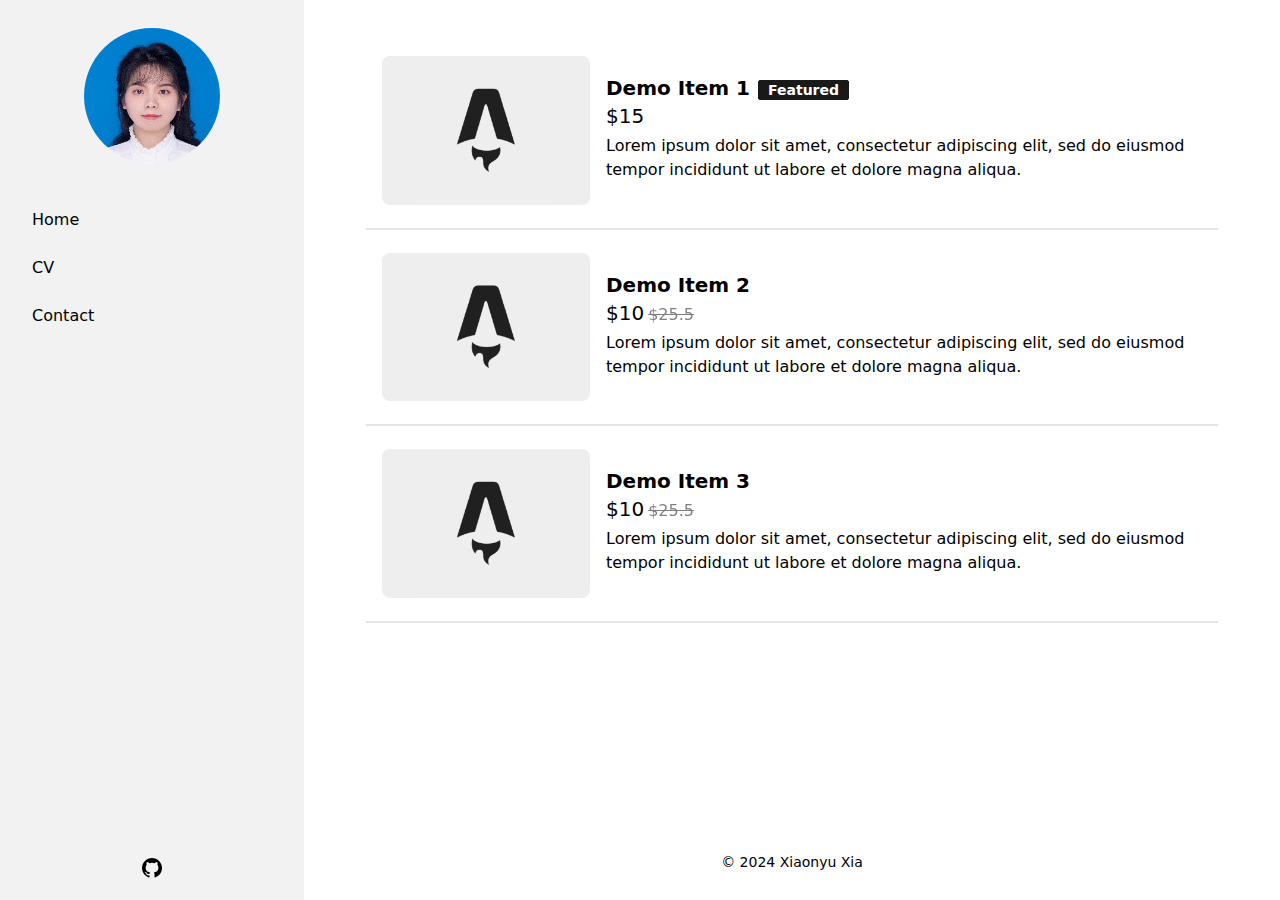
<file: store/index.html>
<!DOCTYPE html><html lang="en" data-theme="lofi" class=""><head><!-- Global Metadata --><meta charset="utf-8"><meta name="viewport" content="width=device-width,initial-scale=1"><link rel="icon" type="image/svg+xml" href="/favicon.svg"><meta name="generator" content="Astro v3.2.3"><!-- Primary Meta Tags --><title>Store</title><meta name="title" content="Store"><meta name="description" content="Xiaonyu Xia | Personal Portfolio Website"><!-- Open Graph / Facebook --><meta property="og:type" content="website"><meta property="og:url" content="https://xiaonyuxia.github.io/store/"><meta property="og:title" content="Store"><meta property="og:description" content="Xiaonyu Xia | Personal Portfolio Website"><meta property="og:image" content="https://xiaonyuxia.github.io/social_img.png"><!-- Twitter --><meta property="twitter:card" content="summary_large_image"><meta property="twitter:url" content="https://xiaonyuxia.github.io/store/"><meta property="twitter:title" content="Store"><meta property="twitter:description" content="Xiaonyu Xia | Personal Portfolio Website"><meta property="twitter:image" content="https://xiaonyuxia.github.io/social_img.png"><meta name="astro-view-transitions-enabled" content="true"><meta name="astro-view-transitions-fallback" content="animate"><!-- google-site-verification --><meta name="google-site-verification" content="xOOtDHUeNJpjwnntsYWQFi5hJZrj9U9Ixpd8ppO3Hiw"><link rel="stylesheet" href="/assets/404.402988b4.css" />
<style>.time-line-container>div:last-child .education__time>.education__line{display:none}.avatar[data-astro-cid-f5u63ayj] img[data-astro-cid-f5u63ayj]{-o-object-position:top;object-position:top}
</style><script type="module" src="/assets/hoisted.bd7fdfe4.js"></script></head><body class=""><div class="bg-base-100 drawer lg:drawer-open w-full h-full"><input id="my-drawer" type="checkbox" class="drawer-toggle"><div class="drawer-content bg-base-100 h-full flex flex-col"><div class="sticky lg:hidden top-0 z-30 flex h-16 w-full justify-center bg-opacity-90 backdrop-blur transition-all duration-100 bg-base-100 text-base-content shadow-sm"><div class="navbar"><div class="navbar-start"><label for="my-drawer" class="btn btn-square btn-ghost"><svg xmlns="http://www.w3.org/2000/svg" fill="none" viewBox="0 0 24 24" class="inline-block w-5 h-5 stroke-current"><path stroke-linecap="round" stroke-linejoin="round" stroke-width="2" d="M4 6h16M4 12h16M4 18h16"></path></svg></label></div><div class="navbar-center"><a class="btn btn-ghost normal-case text-xl" href="/">Xiaonyu Xia ⚡️</a></div><div class="navbar-end"></div></div></div><div class="md:flex md:justify-center flex-1"><main class="p-6 pt-10 lg:max-w-[900px] max-w-[100vw]"><ul><div class="rounded-lg bg-base-100 hover:shadow-xl transition ease-in-out hover:scale-[102%]"><a href="/store/item1"><div class="hero-content flex-col md:flex-row"><img src="/itemPreview.png" alt="Demo Item 1" class="max-w-full md:max-w-[13rem] rounded-lg" width="750" height="422" loading="lazy" decoding="async"><div class="grow w-full p-5 md:p-0"><h1 class="text-xl font-bold">Demo Item 1<div class="badge badge-secondary mx-2">Featured</div></h1><div><span class="text-xl mr-1">$15</span><span class="text-md opacity-50 line-through"></span></div><p class="py-1 text-1xl">Lorem ipsum dolor sit amet, consectetur adipiscing elit, sed do eiusmod tempor incididunt ut labore et dolore magna aliqua.</p></div></div></a></div><div class="divider my-0"></div><div class="rounded-lg bg-base-100 hover:shadow-xl transition ease-in-out hover:scale-[102%]"><a href="/store/item2"><div class="hero-content flex-col md:flex-row"><img src="/itemPreview.png" alt="Demo Item 2" class="max-w-full md:max-w-[13rem] rounded-lg" width="750" height="422" loading="lazy" decoding="async"><div class="grow w-full p-5 md:p-0"><h1 class="text-xl font-bold">Demo Item 2</h1><div><span class="text-xl mr-1">$10</span><span class="text-md opacity-50 line-through">$25.5</span></div><p class="py-1 text-1xl">Lorem ipsum dolor sit amet, consectetur adipiscing elit, sed do eiusmod tempor incididunt ut labore et dolore magna aliqua.</p></div></div></a></div><div class="divider my-0"></div><div class="rounded-lg bg-base-100 hover:shadow-xl transition ease-in-out hover:scale-[102%]"><a href="/store/item3"><div class="hero-content flex-col md:flex-row"><img src="/itemPreview.png" alt="Demo Item 3" class="max-w-full md:max-w-[13rem] rounded-lg" width="750" height="422" loading="lazy" decoding="async"><div class="grow w-full p-5 md:p-0"><h1 class="text-xl font-bold">Demo Item 3</h1><div><span class="text-xl mr-1">$10</span><span class="text-md opacity-50 line-through">$25.5</span></div><p class="py-1 text-1xl">Lorem ipsum dolor sit amet, consectetur adipiscing elit, sed do eiusmod tempor incididunt ut labore et dolore magna aliqua.</p></div></div></a></div><div class="divider my-0"></div></ul><div class="flex justify-between"><div></div><div></div></div></main></div><footer class="footer footer-center block mb-5 pt-10"><div class="pb-2">
&copy; 2024 Xiaonyu Xia
</div></footer></div><div class="drawer-side z-40" data-astro-cid-f5u63ayj><label for="my-drawer" class="drawer-overlay" data-astro-cid-f5u63ayj></label><aside class="px-2 pt-2 h-auto min-h-full w-[19rem] bg-base-200 text-base-content flex flex-col" data-astro-cid-f5u63ayj><div class="w-fit mx-auto mt-5 mb-6" data-astro-cid-f5u63ayj><a href="/" data-astro-cid-f5u63ayj><div class="avatar transition ease-in-out hover:scale-[102%] block m-auto" data-astro-cid-f5u63ayj><div class="w-[8.5rem]" data-astro-cid-f5u63ayj><img src="/profile.jpg" class="mask mask-circle" alt="Profile image" data-astro-cid-f5u63ayj width="300" height="300" loading="lazy" decoding="async"></div></div></a></div><ul class="menu grow shrink menu-md overflow-y-auto"><li><a class="py-3 text-base" id="home" href="/">Home</a></li><li><a class="py-3 text-base" id="cv" href="/cv">CV</a></li><li><a class="py-3 text-base" href="mailto:xiaonyu.xia @wzu.edu.cn" target="_blank" referrerpolicy="no-referrer-when-downgrade">Contact</a></li></ul><script>(function(){const sideBarActiveItemID = "store";
const activeClass = "bg-base-300";

const activeItemElem = document.getElementById(sideBarActiveItemID);
activeItemElem && activeItemElem.classList.add(activeClass);
})();</script><div class="block sticky pointer-events-none bottom-10 bg-base-200 justify-center h-12 [mask-image:linear-gradient(transparent,#000000)]"></div><div class="social-icons px-4 pb-5 pt-1 flex self-center justify-center sticky bottom-0 bg-base-200"><a href="https://github.com/XiaonyuXia" target="_blank" class="mx-3" aria-label="Github" title="Github"><svg xmlns="http://www.w3.org/2000/svg" width="24" height="24" viewBox="0 0 24 24" style="fill: currentColor;transform: ;msFilter:;"><path fill-rule="evenodd" clip-rule="evenodd" d="M12.026 2c-5.509 0-9.974 4.465-9.974 9.974 0 4.406 2.857 8.145 6.821 9.465.499.09.679-.217.679-.481 0-.237-.008-.865-.011-1.696-2.775.602-3.361-1.338-3.361-1.338-.452-1.152-1.107-1.459-1.107-1.459-.905-.619.069-.605.069-.605 1.002.07 1.527 1.028 1.527 1.028.89 1.524 2.336 1.084 2.902.829.091-.645.351-1.085.635-1.334-2.214-.251-4.542-1.107-4.542-4.93 0-1.087.389-1.979 1.024-2.675-.101-.253-.446-1.268.099-2.64 0 0 .837-.269 2.742 1.021a9.582 9.582 0 0 1 2.496-.336 9.554 9.554 0 0 1 2.496.336c1.906-1.291 2.742-1.021 2.742-1.021.545 1.372.203 2.387.099 2.64.64.696 1.024 1.587 1.024 2.675 0 3.833-2.33 4.675-4.552 4.922.355.308.675.916.675 1.846 0 1.334-.012 2.41-.012 2.737 0 .267.178.577.687.479C19.146 20.115 22 16.379 22 11.974 22 6.465 17.535 2 12.026 2z"></path></svg></a></div></aside></div></div></body></html>
</file>
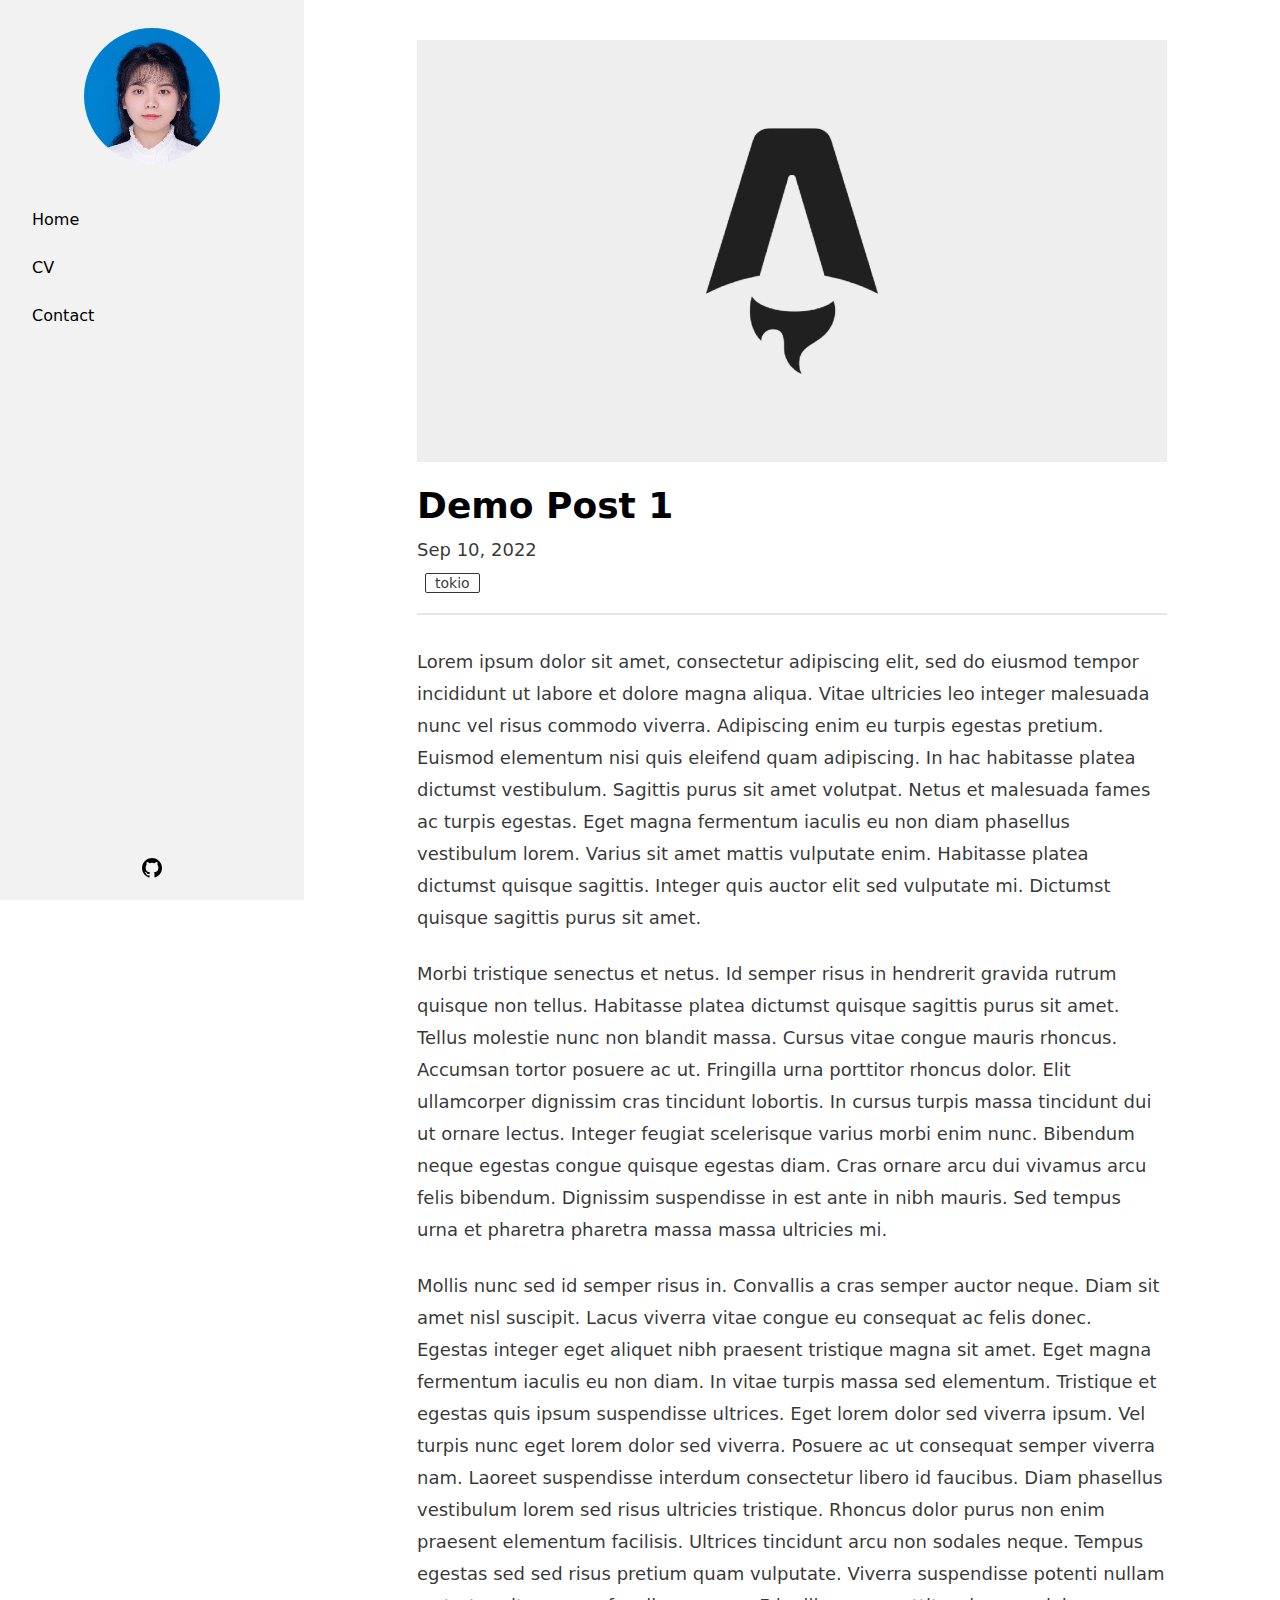
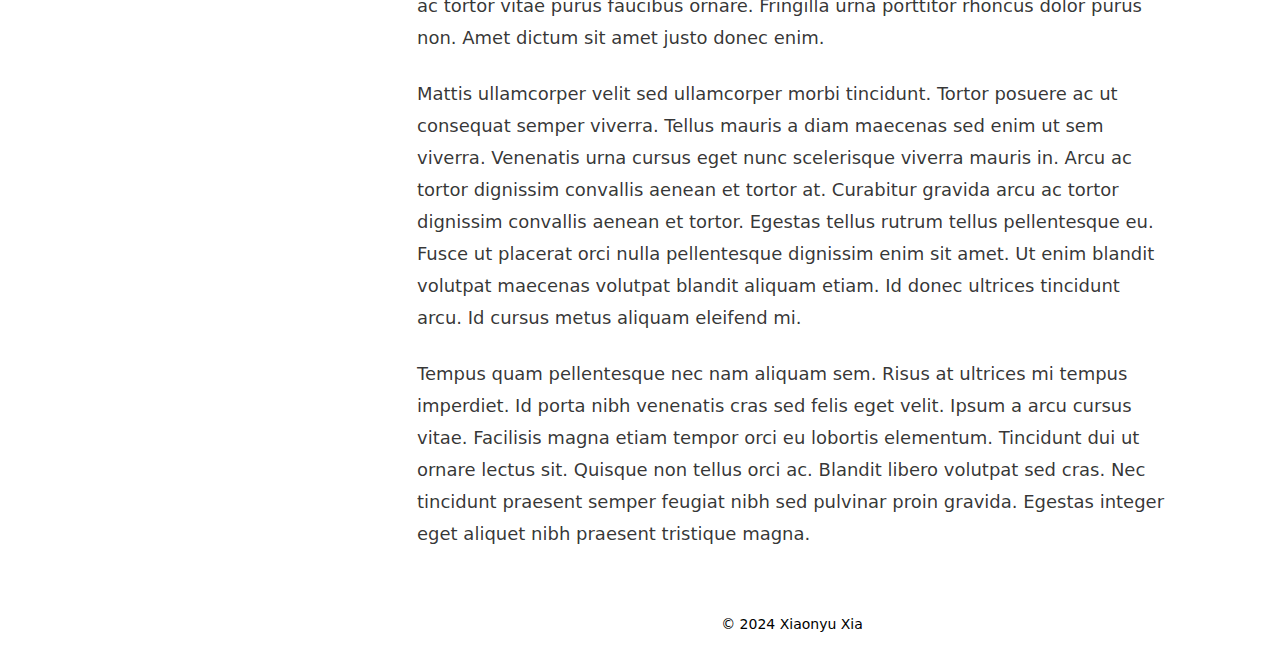
<file: blog/post1/index.html>
<!DOCTYPE html><html lang="en" data-theme="lofi" class=""><head><!-- Global Metadata --><meta charset="utf-8"><meta name="viewport" content="width=device-width,initial-scale=1"><link rel="icon" type="image/svg+xml" href="/favicon.svg"><meta name="generator" content="Astro v3.2.3"><!-- Primary Meta Tags --><title>Demo Post 1</title><meta name="title" content="Demo Post 1"><meta name="description" content="Lorem ipsum dolor sit amet, consectetur adipiscing elit, sed do eiusmod tempor incididunt ut labore et dolore magna aliqua."><!-- Open Graph / Facebook --><meta property="og:type" content="website"><meta property="og:url" content="https://xiaonyuxia.github.io/blog/post1/"><meta property="og:title" content="Demo Post 1"><meta property="og:description" content="Lorem ipsum dolor sit amet, consectetur adipiscing elit, sed do eiusmod tempor incididunt ut labore et dolore magna aliqua."><meta property="og:image" content="https://xiaonyuxia.github.io/post_img.webp"><!-- Twitter --><meta property="twitter:card" content="summary_large_image"><meta property="twitter:url" content="https://xiaonyuxia.github.io/blog/post1/"><meta property="twitter:title" content="Demo Post 1"><meta property="twitter:description" content="Lorem ipsum dolor sit amet, consectetur adipiscing elit, sed do eiusmod tempor incididunt ut labore et dolore magna aliqua."><meta property="twitter:image" content="https://xiaonyuxia.github.io/post_img.webp"><meta name="astro-view-transitions-enabled" content="true"><meta name="astro-view-transitions-fallback" content="animate"><!-- google-site-verification --><meta name="google-site-verification" content="xOOtDHUeNJpjwnntsYWQFi5hJZrj9U9Ixpd8ppO3Hiw"><link rel="stylesheet" href="/assets/404.402988b4.css" />
<style>.time-line-container>div:last-child .education__time>.education__line{display:none}.avatar[data-astro-cid-f5u63ayj] img[data-astro-cid-f5u63ayj]{-o-object-position:top;object-position:top}
</style><script type="module" src="/assets/hoisted.bd7fdfe4.js"></script></head><body class=""><div class="bg-base-100 drawer lg:drawer-open w-full h-full"><input id="my-drawer" type="checkbox" class="drawer-toggle"><div class="drawer-content bg-base-100 h-full flex flex-col"><div class="sticky lg:hidden top-0 z-30 flex h-16 w-full justify-center bg-opacity-90 backdrop-blur transition-all duration-100 bg-base-100 text-base-content shadow-sm"><div class="navbar"><div class="navbar-start"><label for="my-drawer" class="btn btn-square btn-ghost"><svg xmlns="http://www.w3.org/2000/svg" fill="none" viewBox="0 0 24 24" class="inline-block w-5 h-5 stroke-current"><path stroke-linecap="round" stroke-linejoin="round" stroke-width="2" d="M4 6h16M4 12h16M4 18h16"></path></svg></label></div><div class="navbar-center"><a class="btn btn-ghost normal-case text-xl" href="/">Xiaonyu Xia ⚡️</a></div><div class="navbar-end"></div></div></div><div class="md:flex md:justify-center flex-1"><main class="p-6 pt-10 lg:max-w-[900px] max-w-[100vw]"><main class="md:flex md:justify-center"><article class="prose prose-lg max-w-[750px] prose-img:mx-auto"><img src="/post_img.webp" alt="Demo Post 1" class="w-full mb-6" width="750" height="422" loading="lazy" decoding="async"><h1 class="title my-2 text-4xl font-bold">Demo Post 1</h1><time>Sep 10, 2022</time><br><a href="/blog/tag/tokio" class="badge badge-outline ml-2 no-underline">tokio</a><div class="divider my-2"></div><p>Lorem ipsum dolor sit amet, consectetur adipiscing elit, sed do eiusmod tempor
incididunt ut labore et dolore magna aliqua. Vitae ultricies leo integer
malesuada nunc vel risus commodo viverra. Adipiscing enim eu turpis egestas
pretium. Euismod elementum nisi quis eleifend quam adipiscing. In hac habitasse
platea dictumst vestibulum. Sagittis purus sit amet volutpat. Netus et malesuada
fames ac turpis egestas. Eget magna fermentum iaculis eu non diam phasellus
vestibulum lorem. Varius sit amet mattis vulputate enim. Habitasse platea
dictumst quisque sagittis. Integer quis auctor elit sed vulputate mi. Dictumst
quisque sagittis purus sit amet.</p>
<p>Morbi tristique senectus et netus. Id semper risus in hendrerit gravida rutrum
quisque non tellus. Habitasse platea dictumst quisque sagittis purus sit amet.
Tellus molestie nunc non blandit massa. Cursus vitae congue mauris rhoncus.
Accumsan tortor posuere ac ut. Fringilla urna porttitor rhoncus dolor. Elit
ullamcorper dignissim cras tincidunt lobortis. In cursus turpis massa tincidunt
dui ut ornare lectus. Integer feugiat scelerisque varius morbi enim nunc.
Bibendum neque egestas congue quisque egestas diam. Cras ornare arcu dui vivamus
arcu felis bibendum. Dignissim suspendisse in est ante in nibh mauris. Sed
tempus urna et pharetra pharetra massa massa ultricies mi.</p>
<p>Mollis nunc sed id semper risus in. Convallis a cras semper auctor neque. Diam
sit amet nisl suscipit. Lacus viverra vitae congue eu consequat ac felis donec.
Egestas integer eget aliquet nibh praesent tristique magna sit amet. Eget magna
fermentum iaculis eu non diam. In vitae turpis massa sed elementum. Tristique et
egestas quis ipsum suspendisse ultrices. Eget lorem dolor sed viverra ipsum. Vel
turpis nunc eget lorem dolor sed viverra. Posuere ac ut consequat semper viverra
nam. Laoreet suspendisse interdum consectetur libero id faucibus. Diam phasellus
vestibulum lorem sed risus ultricies tristique. Rhoncus dolor purus non enim
praesent elementum facilisis. Ultrices tincidunt arcu non sodales neque. Tempus
egestas sed sed risus pretium quam vulputate. Viverra suspendisse potenti nullam
ac tortor vitae purus faucibus ornare. Fringilla urna porttitor rhoncus dolor
purus non. Amet dictum sit amet justo donec enim.</p>
<p>Mattis ullamcorper velit sed ullamcorper morbi tincidunt. Tortor posuere ac ut
consequat semper viverra. Tellus mauris a diam maecenas sed enim ut sem viverra.
Venenatis urna cursus eget nunc scelerisque viverra mauris in. Arcu ac tortor
dignissim convallis aenean et tortor at. Curabitur gravida arcu ac tortor
dignissim convallis aenean et tortor. Egestas tellus rutrum tellus pellentesque
eu. Fusce ut placerat orci nulla pellentesque dignissim enim sit amet. Ut enim
blandit volutpat maecenas volutpat blandit aliquam etiam. Id donec ultrices
tincidunt arcu. Id cursus metus aliquam eleifend mi.</p>
<p>Tempus quam pellentesque nec nam aliquam sem. Risus at ultrices mi tempus
imperdiet. Id porta nibh venenatis cras sed felis eget velit. Ipsum a arcu
cursus vitae. Facilisis magna etiam tempor orci eu lobortis elementum. Tincidunt
dui ut ornare lectus sit. Quisque non tellus orci ac. Blandit libero volutpat
sed cras. Nec tincidunt praesent semper feugiat nibh sed pulvinar proin gravida.
Egestas integer eget aliquet nibh praesent tristique magna.</p></article></main></main></div><footer class="footer footer-center block mb-5 pt-10"><div class="pb-2">
&copy; 2024 Xiaonyu Xia
</div></footer></div><div class="drawer-side z-40" data-astro-cid-f5u63ayj><label for="my-drawer" class="drawer-overlay" data-astro-cid-f5u63ayj></label><aside class="px-2 pt-2 h-auto min-h-full w-[19rem] bg-base-200 text-base-content flex flex-col" data-astro-cid-f5u63ayj><div class="w-fit mx-auto mt-5 mb-6" data-astro-cid-f5u63ayj><a href="/" data-astro-cid-f5u63ayj><div class="avatar transition ease-in-out hover:scale-[102%] block m-auto" data-astro-cid-f5u63ayj><div class="w-[8.5rem]" data-astro-cid-f5u63ayj><img src="/profile.jpg" class="mask mask-circle" alt="Profile image" data-astro-cid-f5u63ayj width="300" height="300" loading="lazy" decoding="async"></div></div></a></div><ul class="menu grow shrink menu-md overflow-y-auto"><li><a class="py-3 text-base" id="home" href="/">Home</a></li><li><a class="py-3 text-base" id="cv" href="/cv">CV</a></li><li><a class="py-3 text-base" href="mailto:xiaonyu.xia @wzu.edu.cn" target="_blank" referrerpolicy="no-referrer-when-downgrade">Contact</a></li></ul><script>(function(){const sideBarActiveItemID = undefined;
const activeClass = "bg-base-300";

const activeItemElem = document.getElementById(sideBarActiveItemID);
activeItemElem && activeItemElem.classList.add(activeClass);
})();</script><div class="block sticky pointer-events-none bottom-10 bg-base-200 justify-center h-12 [mask-image:linear-gradient(transparent,#000000)]"></div><div class="social-icons px-4 pb-5 pt-1 flex self-center justify-center sticky bottom-0 bg-base-200"><a href="https://github.com/XiaonyuXia" target="_blank" class="mx-3" aria-label="Github" title="Github"><svg xmlns="http://www.w3.org/2000/svg" width="24" height="24" viewBox="0 0 24 24" style="fill: currentColor;transform: ;msFilter:;"><path fill-rule="evenodd" clip-rule="evenodd" d="M12.026 2c-5.509 0-9.974 4.465-9.974 9.974 0 4.406 2.857 8.145 6.821 9.465.499.09.679-.217.679-.481 0-.237-.008-.865-.011-1.696-2.775.602-3.361-1.338-3.361-1.338-.452-1.152-1.107-1.459-1.107-1.459-.905-.619.069-.605.069-.605 1.002.07 1.527 1.028 1.527 1.028.89 1.524 2.336 1.084 2.902.829.091-.645.351-1.085.635-1.334-2.214-.251-4.542-1.107-4.542-4.93 0-1.087.389-1.979 1.024-2.675-.101-.253-.446-1.268.099-2.64 0 0 .837-.269 2.742 1.021a9.582 9.582 0 0 1 2.496-.336 9.554 9.554 0 0 1 2.496.336c1.906-1.291 2.742-1.021 2.742-1.021.545 1.372.203 2.387.099 2.64.64.696 1.024 1.587 1.024 2.675 0 3.833-2.33 4.675-4.552 4.922.355.308.675.916.675 1.846 0 1.334-.012 2.41-.012 2.737 0 .267.178.577.687.479C19.146 20.115 22 16.379 22 11.974 22 6.465 17.535 2 12.026 2z"></path></svg></a></div></aside></div></div></body></html>
</file>
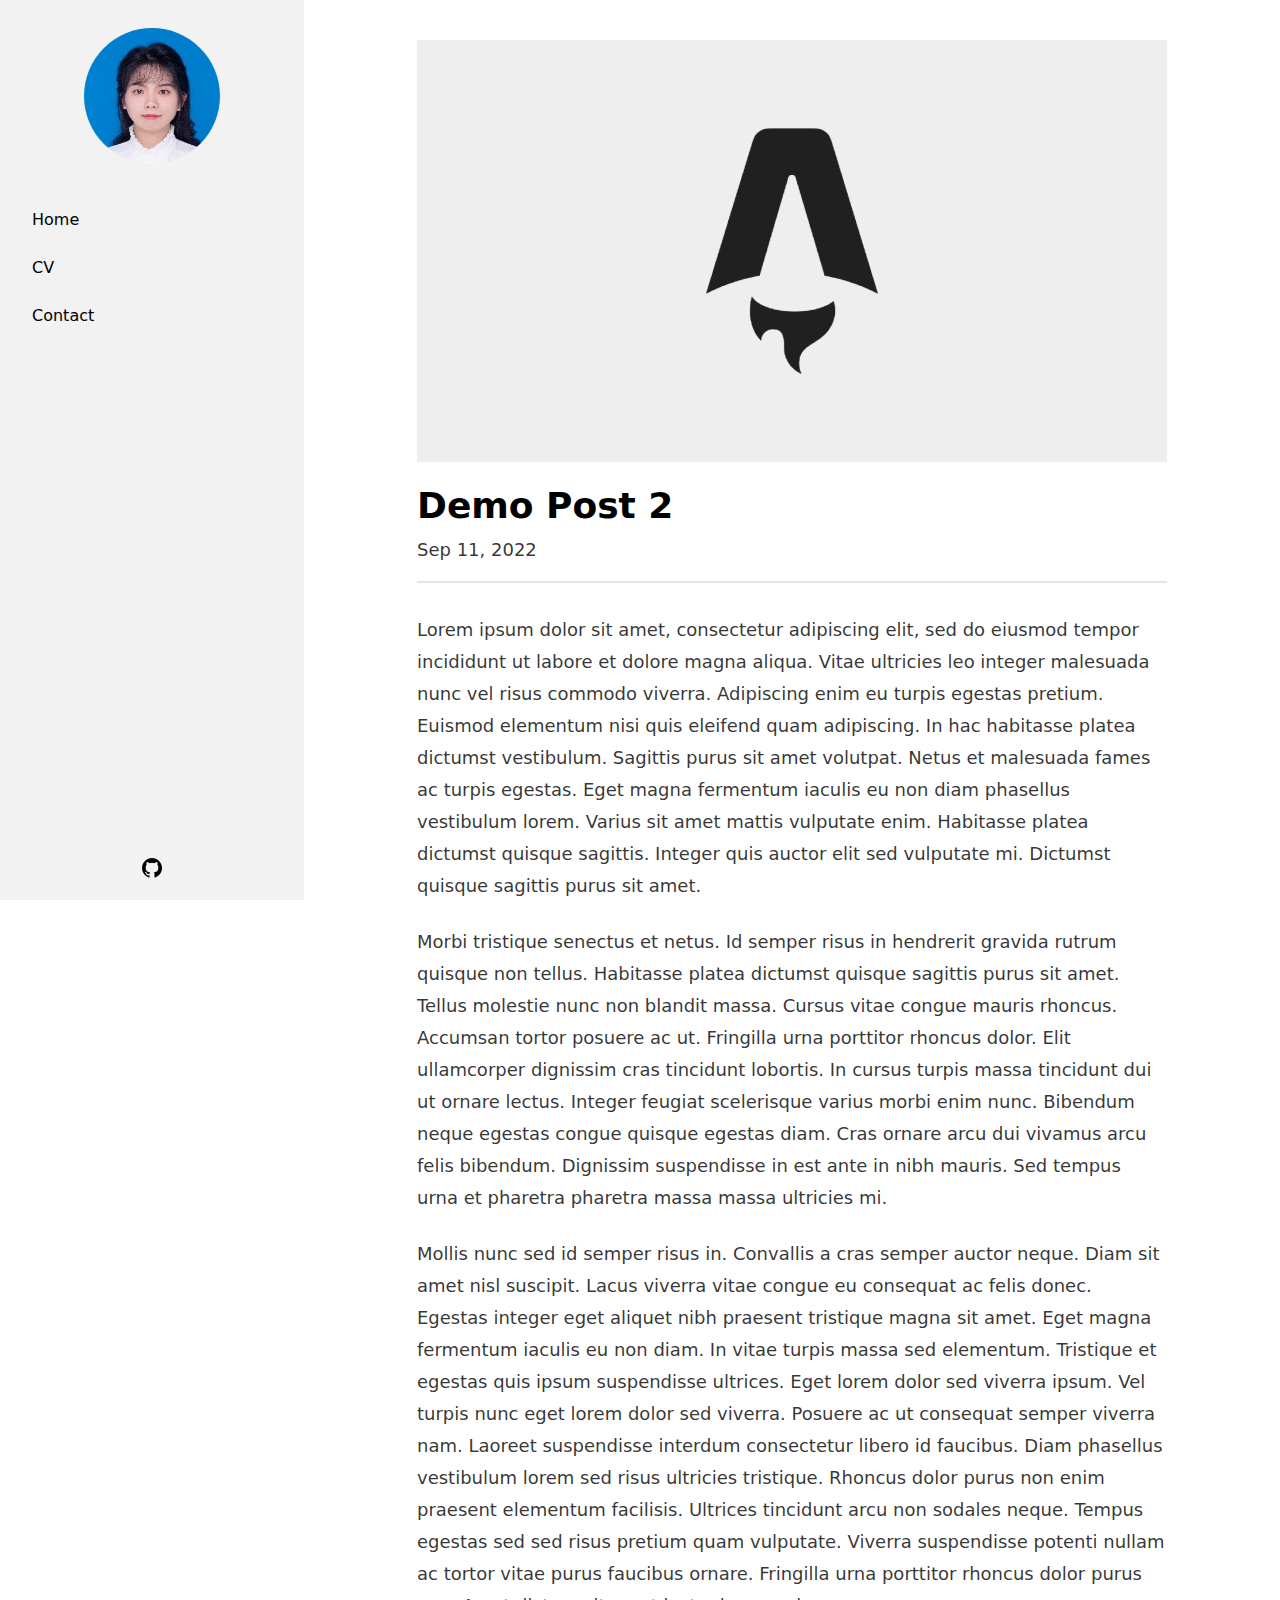
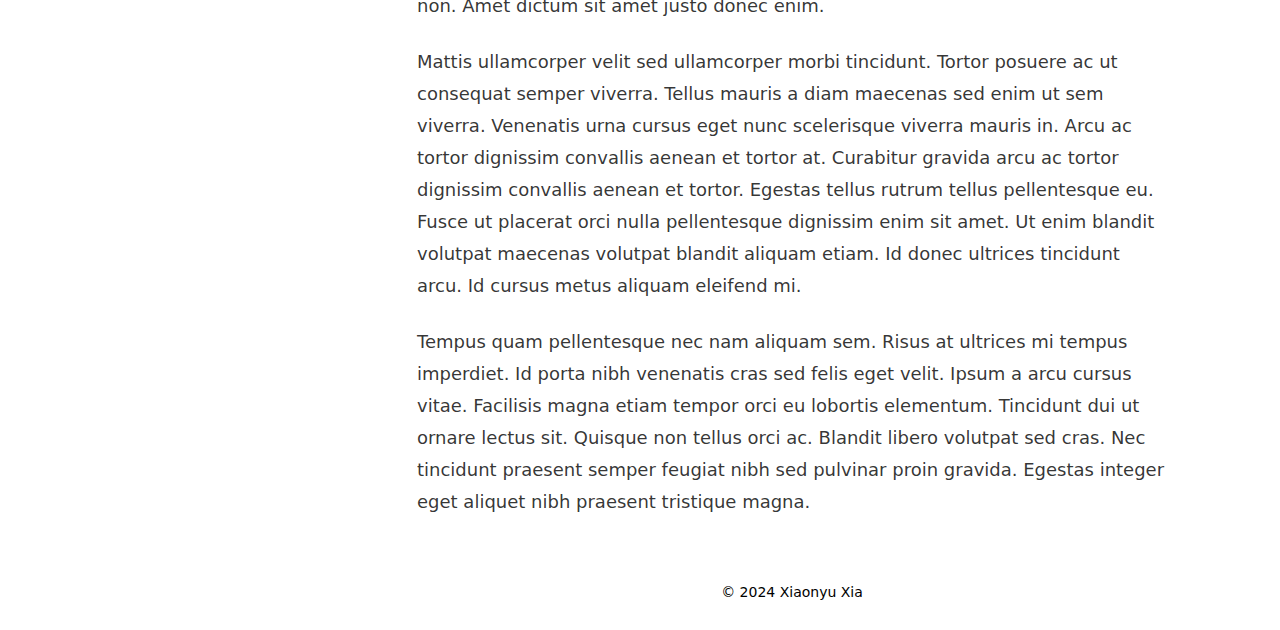
<file: blog/post2/index.html>
<!DOCTYPE html><html lang="en" data-theme="lofi" class=""><head><!-- Global Metadata --><meta charset="utf-8"><meta name="viewport" content="width=device-width,initial-scale=1"><link rel="icon" type="image/svg+xml" href="/favicon.svg"><meta name="generator" content="Astro v3.2.3"><!-- Primary Meta Tags --><title>Demo Post 2</title><meta name="title" content="Demo Post 2"><meta name="description" content="Lorem ipsum dolor sit amet, consectetur adipiscing elit, sed do eiusmod tempor incididunt ut labore et dolore magna aliqua."><!-- Open Graph / Facebook --><meta property="og:type" content="website"><meta property="og:url" content="https://xiaonyuxia.github.io/blog/post2/"><meta property="og:title" content="Demo Post 2"><meta property="og:description" content="Lorem ipsum dolor sit amet, consectetur adipiscing elit, sed do eiusmod tempor incididunt ut labore et dolore magna aliqua."><meta property="og:image" content="https://xiaonyuxia.github.io/post_img.webp"><!-- Twitter --><meta property="twitter:card" content="summary_large_image"><meta property="twitter:url" content="https://xiaonyuxia.github.io/blog/post2/"><meta property="twitter:title" content="Demo Post 2"><meta property="twitter:description" content="Lorem ipsum dolor sit amet, consectetur adipiscing elit, sed do eiusmod tempor incididunt ut labore et dolore magna aliqua."><meta property="twitter:image" content="https://xiaonyuxia.github.io/post_img.webp"><meta name="astro-view-transitions-enabled" content="true"><meta name="astro-view-transitions-fallback" content="animate"><!-- google-site-verification --><meta name="google-site-verification" content="xOOtDHUeNJpjwnntsYWQFi5hJZrj9U9Ixpd8ppO3Hiw"><link rel="stylesheet" href="/assets/404.402988b4.css" />
<style>.time-line-container>div:last-child .education__time>.education__line{display:none}.avatar[data-astro-cid-f5u63ayj] img[data-astro-cid-f5u63ayj]{-o-object-position:top;object-position:top}
</style><script type="module" src="/assets/hoisted.bd7fdfe4.js"></script></head><body class=""><div class="bg-base-100 drawer lg:drawer-open w-full h-full"><input id="my-drawer" type="checkbox" class="drawer-toggle"><div class="drawer-content bg-base-100 h-full flex flex-col"><div class="sticky lg:hidden top-0 z-30 flex h-16 w-full justify-center bg-opacity-90 backdrop-blur transition-all duration-100 bg-base-100 text-base-content shadow-sm"><div class="navbar"><div class="navbar-start"><label for="my-drawer" class="btn btn-square btn-ghost"><svg xmlns="http://www.w3.org/2000/svg" fill="none" viewBox="0 0 24 24" class="inline-block w-5 h-5 stroke-current"><path stroke-linecap="round" stroke-linejoin="round" stroke-width="2" d="M4 6h16M4 12h16M4 18h16"></path></svg></label></div><div class="navbar-center"><a class="btn btn-ghost normal-case text-xl" href="/">Xiaonyu Xia ⚡️</a></div><div class="navbar-end"></div></div></div><div class="md:flex md:justify-center flex-1"><main class="p-6 pt-10 lg:max-w-[900px] max-w-[100vw]"><main class="md:flex md:justify-center"><article class="prose prose-lg max-w-[750px] prose-img:mx-auto"><img src="/post_img.webp" alt="Demo Post 2" class="w-full mb-6" width="750" height="422" loading="lazy" decoding="async"><h1 class="title my-2 text-4xl font-bold">Demo Post 2</h1><time>Sep 11, 2022</time><br><div class="divider my-2"></div><p>Lorem ipsum dolor sit amet, consectetur adipiscing elit, sed do eiusmod tempor incididunt ut labore et dolore magna aliqua. Vitae ultricies leo integer malesuada nunc vel risus commodo viverra. Adipiscing enim eu turpis egestas pretium. Euismod elementum nisi quis eleifend quam adipiscing. In hac habitasse platea dictumst vestibulum. Sagittis purus sit amet volutpat. Netus et malesuada fames ac turpis egestas. Eget magna fermentum iaculis eu non diam phasellus vestibulum lorem. Varius sit amet mattis vulputate enim. Habitasse platea dictumst quisque sagittis. Integer quis auctor elit sed vulputate mi. Dictumst quisque sagittis purus sit amet.</p>
<p>Morbi tristique senectus et netus. Id semper risus in hendrerit gravida rutrum quisque non tellus. Habitasse platea dictumst quisque sagittis purus sit amet. Tellus molestie nunc non blandit massa. Cursus vitae congue mauris rhoncus. Accumsan tortor posuere ac ut. Fringilla urna porttitor rhoncus dolor. Elit ullamcorper dignissim cras tincidunt lobortis. In cursus turpis massa tincidunt dui ut ornare lectus. Integer feugiat scelerisque varius morbi enim nunc. Bibendum neque egestas congue quisque egestas diam. Cras ornare arcu dui vivamus arcu felis bibendum. Dignissim suspendisse in est ante in nibh mauris. Sed tempus urna et pharetra pharetra massa massa ultricies mi.</p>
<p>Mollis nunc sed id semper risus in. Convallis a cras semper auctor neque. Diam sit amet nisl suscipit. Lacus viverra vitae congue eu consequat ac felis donec. Egestas integer eget aliquet nibh praesent tristique magna sit amet. Eget magna fermentum iaculis eu non diam. In vitae turpis massa sed elementum. Tristique et egestas quis ipsum suspendisse ultrices. Eget lorem dolor sed viverra ipsum. Vel turpis nunc eget lorem dolor sed viverra. Posuere ac ut consequat semper viverra nam. Laoreet suspendisse interdum consectetur libero id faucibus. Diam phasellus vestibulum lorem sed risus ultricies tristique. Rhoncus dolor purus non enim praesent elementum facilisis. Ultrices tincidunt arcu non sodales neque. Tempus egestas sed sed risus pretium quam vulputate. Viverra suspendisse potenti nullam ac tortor vitae purus faucibus ornare. Fringilla urna porttitor rhoncus dolor purus non. Amet dictum sit amet justo donec enim.</p>
<p>Mattis ullamcorper velit sed ullamcorper morbi tincidunt. Tortor posuere ac ut consequat semper viverra. Tellus mauris a diam maecenas sed enim ut sem viverra. Venenatis urna cursus eget nunc scelerisque viverra mauris in. Arcu ac tortor dignissim convallis aenean et tortor at. Curabitur gravida arcu ac tortor dignissim convallis aenean et tortor. Egestas tellus rutrum tellus pellentesque eu. Fusce ut placerat orci nulla pellentesque dignissim enim sit amet. Ut enim blandit volutpat maecenas volutpat blandit aliquam etiam. Id donec ultrices tincidunt arcu. Id cursus metus aliquam eleifend mi.</p>
<p>Tempus quam pellentesque nec nam aliquam sem. Risus at ultrices mi tempus imperdiet. Id porta nibh venenatis cras sed felis eget velit. Ipsum a arcu cursus vitae. Facilisis magna etiam tempor orci eu lobortis elementum. Tincidunt dui ut ornare lectus sit. Quisque non tellus orci ac. Blandit libero volutpat sed cras. Nec tincidunt praesent semper feugiat nibh sed pulvinar proin gravida. Egestas integer eget aliquet nibh praesent tristique magna.</p></article></main></main></div><footer class="footer footer-center block mb-5 pt-10"><div class="pb-2">
&copy; 2024 Xiaonyu Xia
</div></footer></div><div class="drawer-side z-40" data-astro-cid-f5u63ayj><label for="my-drawer" class="drawer-overlay" data-astro-cid-f5u63ayj></label><aside class="px-2 pt-2 h-auto min-h-full w-[19rem] bg-base-200 text-base-content flex flex-col" data-astro-cid-f5u63ayj><div class="w-fit mx-auto mt-5 mb-6" data-astro-cid-f5u63ayj><a href="/" data-astro-cid-f5u63ayj><div class="avatar transition ease-in-out hover:scale-[102%] block m-auto" data-astro-cid-f5u63ayj><div class="w-[8.5rem]" data-astro-cid-f5u63ayj><img src="/profile.jpg" class="mask mask-circle" alt="Profile image" data-astro-cid-f5u63ayj width="300" height="300" loading="lazy" decoding="async"></div></div></a></div><ul class="menu grow shrink menu-md overflow-y-auto"><li><a class="py-3 text-base" id="home" href="/">Home</a></li><li><a class="py-3 text-base" id="cv" href="/cv">CV</a></li><li><a class="py-3 text-base" href="mailto:xiaonyu.xia @wzu.edu.cn" target="_blank" referrerpolicy="no-referrer-when-downgrade">Contact</a></li></ul><script>(function(){const sideBarActiveItemID = undefined;
const activeClass = "bg-base-300";

const activeItemElem = document.getElementById(sideBarActiveItemID);
activeItemElem && activeItemElem.classList.add(activeClass);
})();</script><div class="block sticky pointer-events-none bottom-10 bg-base-200 justify-center h-12 [mask-image:linear-gradient(transparent,#000000)]"></div><div class="social-icons px-4 pb-5 pt-1 flex self-center justify-center sticky bottom-0 bg-base-200"><a href="https://github.com/XiaonyuXia" target="_blank" class="mx-3" aria-label="Github" title="Github"><svg xmlns="http://www.w3.org/2000/svg" width="24" height="24" viewBox="0 0 24 24" style="fill: currentColor;transform: ;msFilter:;"><path fill-rule="evenodd" clip-rule="evenodd" d="M12.026 2c-5.509 0-9.974 4.465-9.974 9.974 0 4.406 2.857 8.145 6.821 9.465.499.09.679-.217.679-.481 0-.237-.008-.865-.011-1.696-2.775.602-3.361-1.338-3.361-1.338-.452-1.152-1.107-1.459-1.107-1.459-.905-.619.069-.605.069-.605 1.002.07 1.527 1.028 1.527 1.028.89 1.524 2.336 1.084 2.902.829.091-.645.351-1.085.635-1.334-2.214-.251-4.542-1.107-4.542-4.93 0-1.087.389-1.979 1.024-2.675-.101-.253-.446-1.268.099-2.64 0 0 .837-.269 2.742 1.021a9.582 9.582 0 0 1 2.496-.336 9.554 9.554 0 0 1 2.496.336c1.906-1.291 2.742-1.021 2.742-1.021.545 1.372.203 2.387.099 2.64.64.696 1.024 1.587 1.024 2.675 0 3.833-2.33 4.675-4.552 4.922.355.308.675.916.675 1.846 0 1.334-.012 2.41-.012 2.737 0 .267.178.577.687.479C19.146 20.115 22 16.379 22 11.974 22 6.465 17.535 2 12.026 2z"></path></svg></a></div></aside></div></div></body></html>
</file>
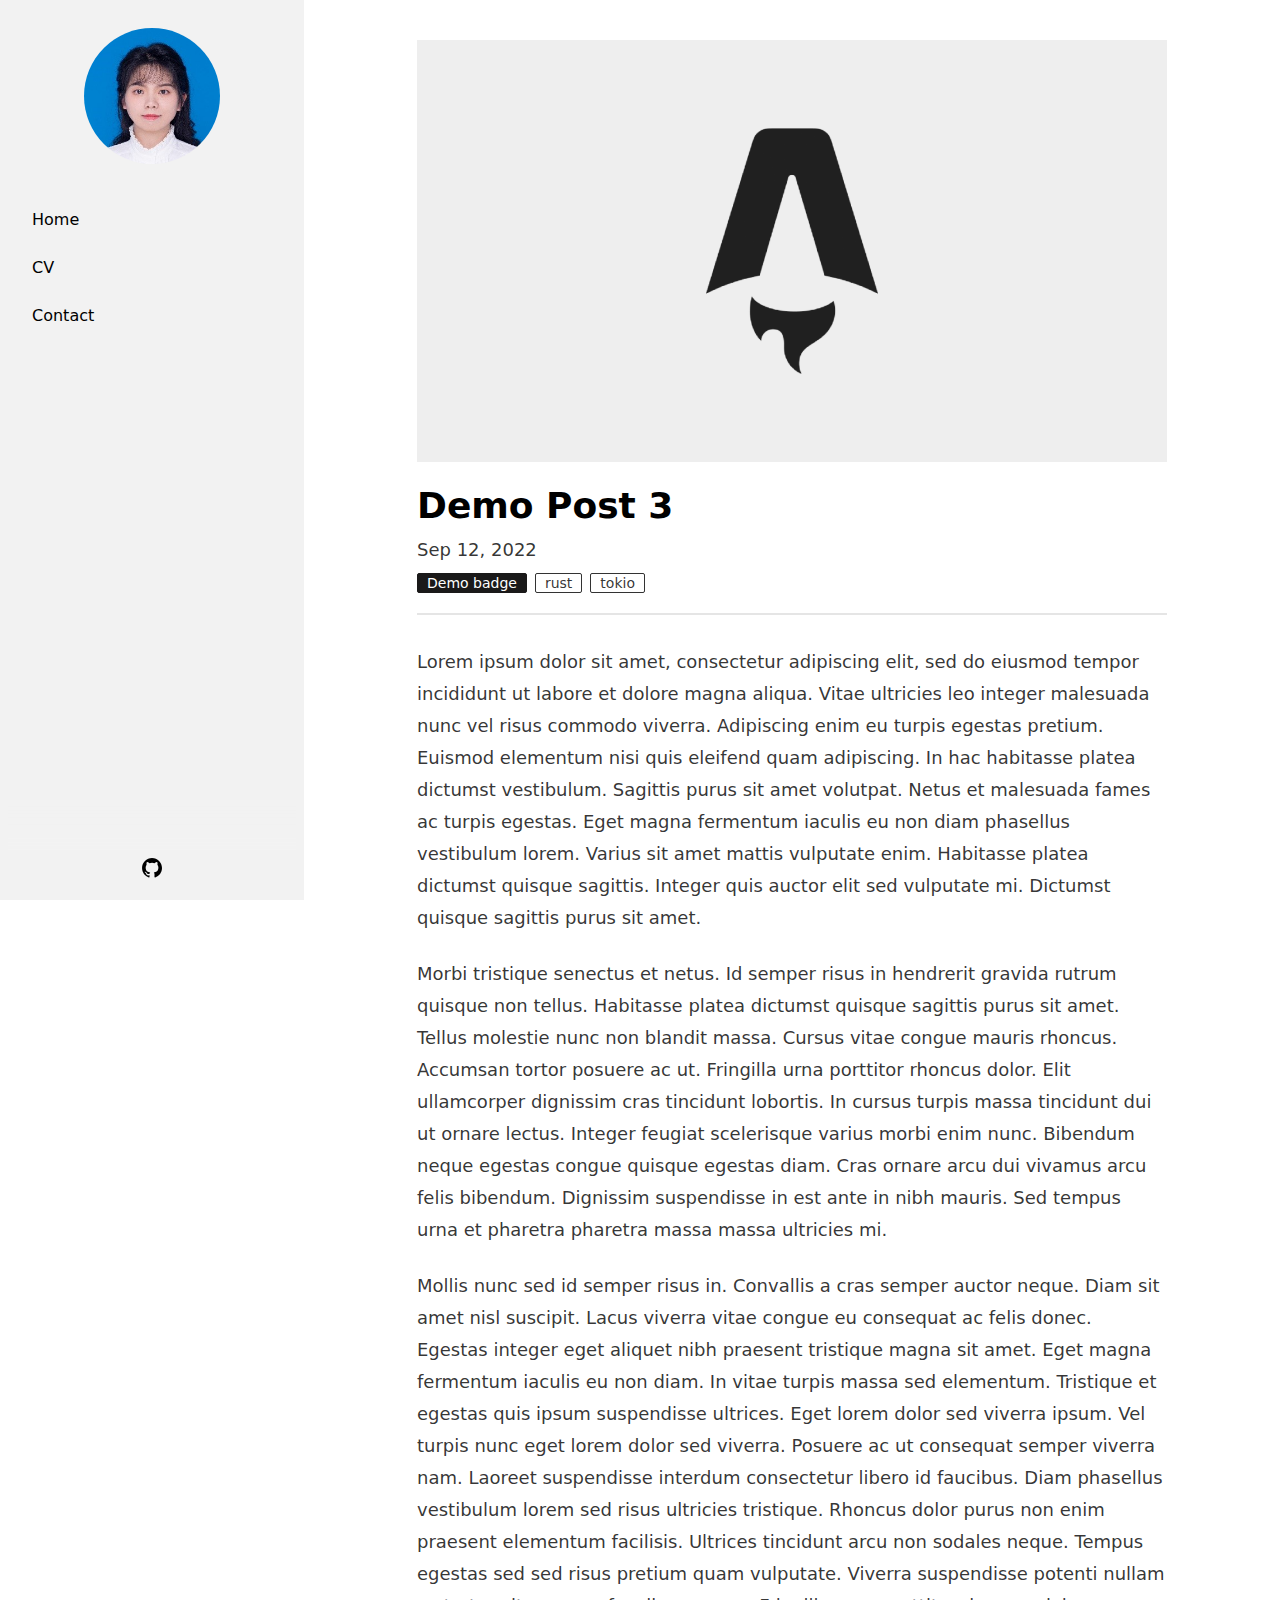
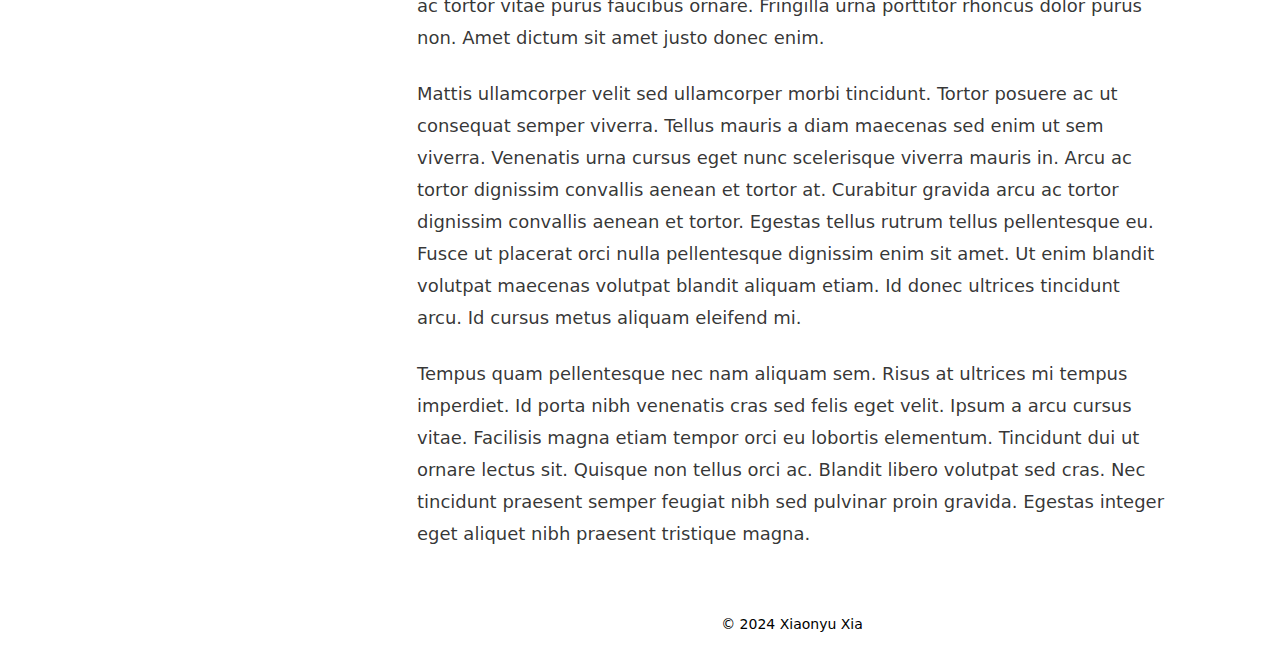
<file: blog/post3/index.html>
<!DOCTYPE html><html lang="en" data-theme="lofi" class=""><head><!-- Global Metadata --><meta charset="utf-8"><meta name="viewport" content="width=device-width,initial-scale=1"><link rel="icon" type="image/svg+xml" href="/favicon.svg"><meta name="generator" content="Astro v3.2.3"><!-- Primary Meta Tags --><title>Demo Post 3</title><meta name="title" content="Demo Post 3"><meta name="description" content="Lorem ipsum dolor sit amet, consectetur adipiscing elit, sed do eiusmod tempor incididunt ut labore et dolore magna aliqua."><!-- Open Graph / Facebook --><meta property="og:type" content="website"><meta property="og:url" content="https://xiaonyuxia.github.io/blog/post3/"><meta property="og:title" content="Demo Post 3"><meta property="og:description" content="Lorem ipsum dolor sit amet, consectetur adipiscing elit, sed do eiusmod tempor incididunt ut labore et dolore magna aliqua."><meta property="og:image" content="https://xiaonyuxia.github.io/post_img.webp"><!-- Twitter --><meta property="twitter:card" content="summary_large_image"><meta property="twitter:url" content="https://xiaonyuxia.github.io/blog/post3/"><meta property="twitter:title" content="Demo Post 3"><meta property="twitter:description" content="Lorem ipsum dolor sit amet, consectetur adipiscing elit, sed do eiusmod tempor incididunt ut labore et dolore magna aliqua."><meta property="twitter:image" content="https://xiaonyuxia.github.io/post_img.webp"><meta name="astro-view-transitions-enabled" content="true"><meta name="astro-view-transitions-fallback" content="animate"><!-- google-site-verification --><meta name="google-site-verification" content="xOOtDHUeNJpjwnntsYWQFi5hJZrj9U9Ixpd8ppO3Hiw"><link rel="stylesheet" href="/assets/404.402988b4.css" />
<style>.time-line-container>div:last-child .education__time>.education__line{display:none}.avatar[data-astro-cid-f5u63ayj] img[data-astro-cid-f5u63ayj]{-o-object-position:top;object-position:top}
</style><script type="module" src="/assets/hoisted.bd7fdfe4.js"></script></head><body class=""><div class="bg-base-100 drawer lg:drawer-open w-full h-full"><input id="my-drawer" type="checkbox" class="drawer-toggle"><div class="drawer-content bg-base-100 h-full flex flex-col"><div class="sticky lg:hidden top-0 z-30 flex h-16 w-full justify-center bg-opacity-90 backdrop-blur transition-all duration-100 bg-base-100 text-base-content shadow-sm"><div class="navbar"><div class="navbar-start"><label for="my-drawer" class="btn btn-square btn-ghost"><svg xmlns="http://www.w3.org/2000/svg" fill="none" viewBox="0 0 24 24" class="inline-block w-5 h-5 stroke-current"><path stroke-linecap="round" stroke-linejoin="round" stroke-width="2" d="M4 6h16M4 12h16M4 18h16"></path></svg></label></div><div class="navbar-center"><a class="btn btn-ghost normal-case text-xl" href="/">Xiaonyu Xia ⚡️</a></div><div class="navbar-end"></div></div></div><div class="md:flex md:justify-center flex-1"><main class="p-6 pt-10 lg:max-w-[900px] max-w-[100vw]"><main class="md:flex md:justify-center"><article class="prose prose-lg max-w-[750px] prose-img:mx-auto"><img src="/post_img.webp" alt="Demo Post 3" class="w-full mb-6" width="750" height="422" loading="lazy" decoding="async"><h1 class="title my-2 text-4xl font-bold">Demo Post 3</h1><time>Sep 12, 2022</time><br><div class="badge badge-secondary my-1">Demo badge</div><a href="/blog/tag/rust" class="badge badge-outline ml-2 no-underline">rust</a><a href="/blog/tag/tokio" class="badge badge-outline ml-2 no-underline">tokio</a><div class="divider my-2"></div><p>Lorem ipsum dolor sit amet, consectetur adipiscing elit, sed do eiusmod tempor
incididunt ut labore et dolore magna aliqua. Vitae ultricies leo integer
malesuada nunc vel risus commodo viverra. Adipiscing enim eu turpis egestas
pretium. Euismod elementum nisi quis eleifend quam adipiscing. In hac habitasse
platea dictumst vestibulum. Sagittis purus sit amet volutpat. Netus et malesuada
fames ac turpis egestas. Eget magna fermentum iaculis eu non diam phasellus
vestibulum lorem. Varius sit amet mattis vulputate enim. Habitasse platea
dictumst quisque sagittis. Integer quis auctor elit sed vulputate mi. Dictumst
quisque sagittis purus sit amet.</p>
<p>Morbi tristique senectus et netus. Id semper risus in hendrerit gravida rutrum
quisque non tellus. Habitasse platea dictumst quisque sagittis purus sit amet.
Tellus molestie nunc non blandit massa. Cursus vitae congue mauris rhoncus.
Accumsan tortor posuere ac ut. Fringilla urna porttitor rhoncus dolor. Elit
ullamcorper dignissim cras tincidunt lobortis. In cursus turpis massa tincidunt
dui ut ornare lectus. Integer feugiat scelerisque varius morbi enim nunc.
Bibendum neque egestas congue quisque egestas diam. Cras ornare arcu dui vivamus
arcu felis bibendum. Dignissim suspendisse in est ante in nibh mauris. Sed
tempus urna et pharetra pharetra massa massa ultricies mi.</p>
<p>Mollis nunc sed id semper risus in. Convallis a cras semper auctor neque. Diam
sit amet nisl suscipit. Lacus viverra vitae congue eu consequat ac felis donec.
Egestas integer eget aliquet nibh praesent tristique magna sit amet. Eget magna
fermentum iaculis eu non diam. In vitae turpis massa sed elementum. Tristique et
egestas quis ipsum suspendisse ultrices. Eget lorem dolor sed viverra ipsum. Vel
turpis nunc eget lorem dolor sed viverra. Posuere ac ut consequat semper viverra
nam. Laoreet suspendisse interdum consectetur libero id faucibus. Diam phasellus
vestibulum lorem sed risus ultricies tristique. Rhoncus dolor purus non enim
praesent elementum facilisis. Ultrices tincidunt arcu non sodales neque. Tempus
egestas sed sed risus pretium quam vulputate. Viverra suspendisse potenti nullam
ac tortor vitae purus faucibus ornare. Fringilla urna porttitor rhoncus dolor
purus non. Amet dictum sit amet justo donec enim.</p>
<p>Mattis ullamcorper velit sed ullamcorper morbi tincidunt. Tortor posuere ac ut
consequat semper viverra. Tellus mauris a diam maecenas sed enim ut sem viverra.
Venenatis urna cursus eget nunc scelerisque viverra mauris in. Arcu ac tortor
dignissim convallis aenean et tortor at. Curabitur gravida arcu ac tortor
dignissim convallis aenean et tortor. Egestas tellus rutrum tellus pellentesque
eu. Fusce ut placerat orci nulla pellentesque dignissim enim sit amet. Ut enim
blandit volutpat maecenas volutpat blandit aliquam etiam. Id donec ultrices
tincidunt arcu. Id cursus metus aliquam eleifend mi.</p>
<p>Tempus quam pellentesque nec nam aliquam sem. Risus at ultrices mi tempus
imperdiet. Id porta nibh venenatis cras sed felis eget velit. Ipsum a arcu
cursus vitae. Facilisis magna etiam tempor orci eu lobortis elementum. Tincidunt
dui ut ornare lectus sit. Quisque non tellus orci ac. Blandit libero volutpat
sed cras. Nec tincidunt praesent semper feugiat nibh sed pulvinar proin gravida.
Egestas integer eget aliquet nibh praesent tristique magna.</p></article></main></main></div><footer class="footer footer-center block mb-5 pt-10"><div class="pb-2">
&copy; 2024 Xiaonyu Xia
</div></footer></div><div class="drawer-side z-40" data-astro-cid-f5u63ayj><label for="my-drawer" class="drawer-overlay" data-astro-cid-f5u63ayj></label><aside class="px-2 pt-2 h-auto min-h-full w-[19rem] bg-base-200 text-base-content flex flex-col" data-astro-cid-f5u63ayj><div class="w-fit mx-auto mt-5 mb-6" data-astro-cid-f5u63ayj><a href="/" data-astro-cid-f5u63ayj><div class="avatar transition ease-in-out hover:scale-[102%] block m-auto" data-astro-cid-f5u63ayj><div class="w-[8.5rem]" data-astro-cid-f5u63ayj><img src="/profile.jpg" class="mask mask-circle" alt="Profile image" data-astro-cid-f5u63ayj width="300" height="300" loading="lazy" decoding="async"></div></div></a></div><ul class="menu grow shrink menu-md overflow-y-auto"><li><a class="py-3 text-base" id="home" href="/">Home</a></li><li><a class="py-3 text-base" id="cv" href="/cv">CV</a></li><li><a class="py-3 text-base" href="mailto:xiaonyu.xia @wzu.edu.cn" target="_blank" referrerpolicy="no-referrer-when-downgrade">Contact</a></li></ul><script>(function(){const sideBarActiveItemID = undefined;
const activeClass = "bg-base-300";

const activeItemElem = document.getElementById(sideBarActiveItemID);
activeItemElem && activeItemElem.classList.add(activeClass);
})();</script><div class="block sticky pointer-events-none bottom-10 bg-base-200 justify-center h-12 [mask-image:linear-gradient(transparent,#000000)]"></div><div class="social-icons px-4 pb-5 pt-1 flex self-center justify-center sticky bottom-0 bg-base-200"><a href="https://github.com/XiaonyuXia" target="_blank" class="mx-3" aria-label="Github" title="Github"><svg xmlns="http://www.w3.org/2000/svg" width="24" height="24" viewBox="0 0 24 24" style="fill: currentColor;transform: ;msFilter:;"><path fill-rule="evenodd" clip-rule="evenodd" d="M12.026 2c-5.509 0-9.974 4.465-9.974 9.974 0 4.406 2.857 8.145 6.821 9.465.499.09.679-.217.679-.481 0-.237-.008-.865-.011-1.696-2.775.602-3.361-1.338-3.361-1.338-.452-1.152-1.107-1.459-1.107-1.459-.905-.619.069-.605.069-.605 1.002.07 1.527 1.028 1.527 1.028.89 1.524 2.336 1.084 2.902.829.091-.645.351-1.085.635-1.334-2.214-.251-4.542-1.107-4.542-4.93 0-1.087.389-1.979 1.024-2.675-.101-.253-.446-1.268.099-2.64 0 0 .837-.269 2.742 1.021a9.582 9.582 0 0 1 2.496-.336 9.554 9.554 0 0 1 2.496.336c1.906-1.291 2.742-1.021 2.742-1.021.545 1.372.203 2.387.099 2.64.64.696 1.024 1.587 1.024 2.675 0 3.833-2.33 4.675-4.552 4.922.355.308.675.916.675 1.846 0 1.334-.012 2.41-.012 2.737 0 .267.178.577.687.479C19.146 20.115 22 16.379 22 11.974 22 6.465 17.535 2 12.026 2z"></path></svg></a></div></aside></div></div></body></html>
</file>
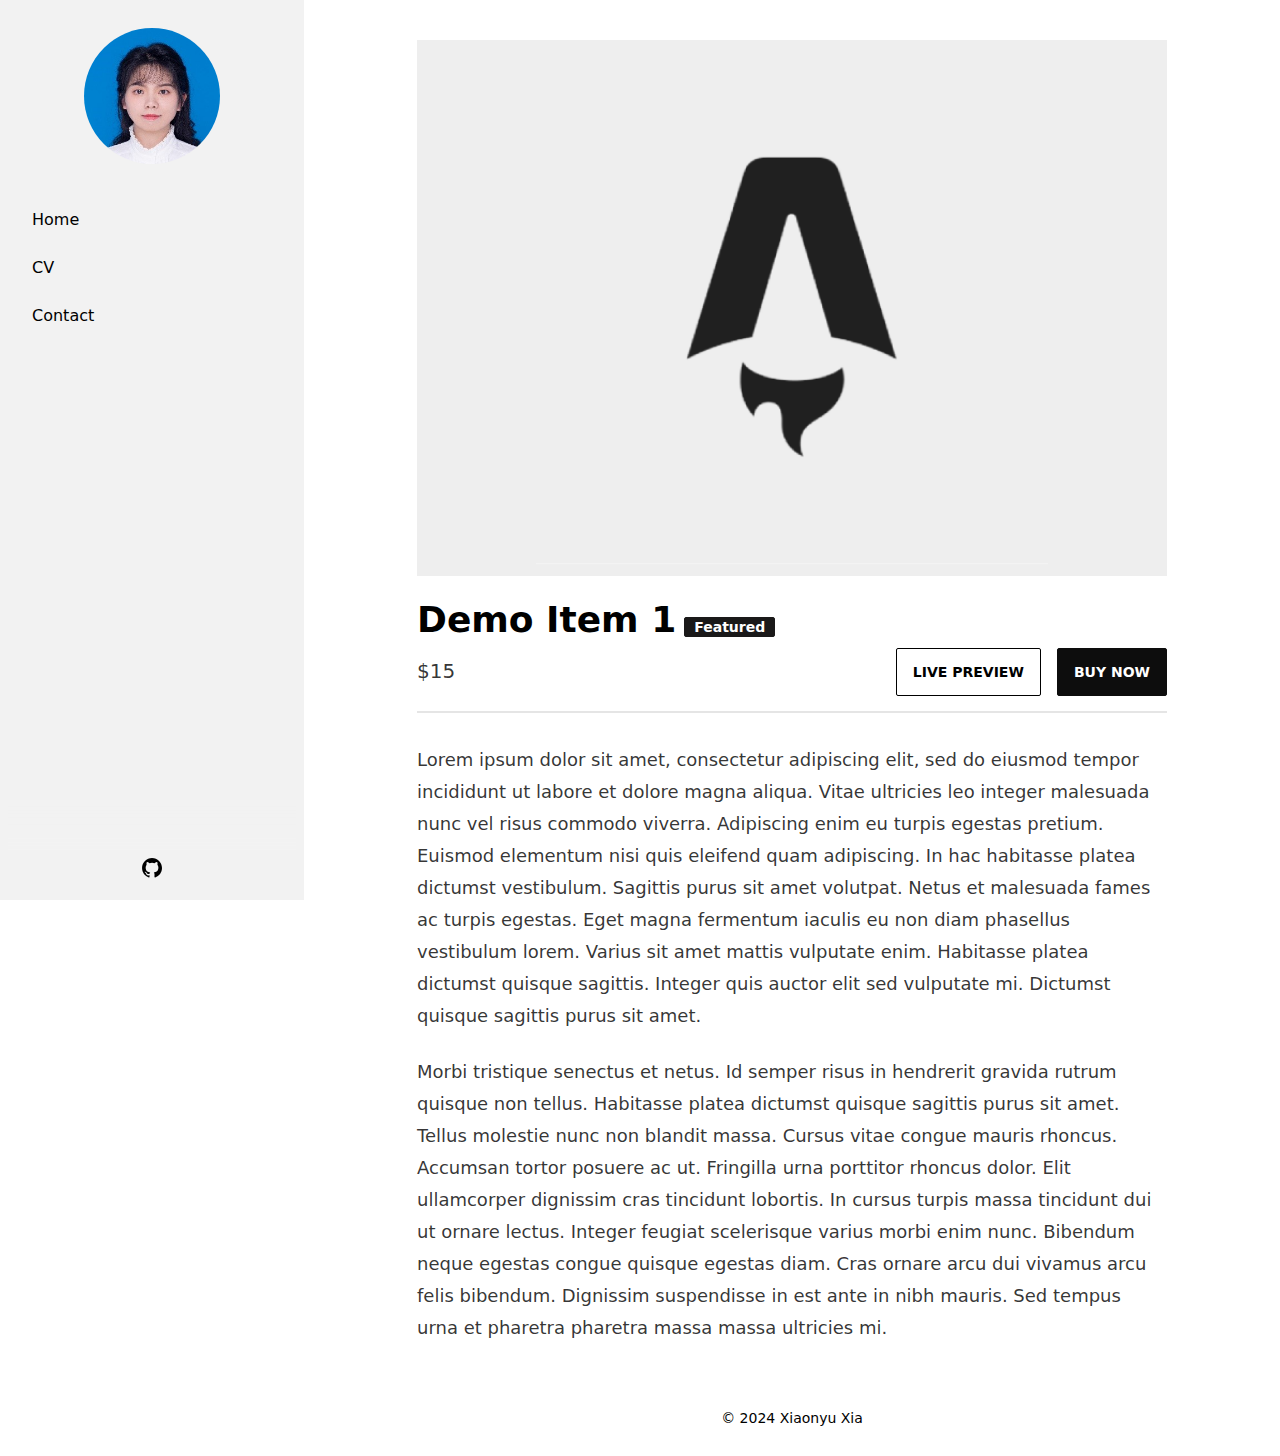
<file: store/item1/index.html>
<!DOCTYPE html><html lang="en" data-theme="lofi" class=""><head><!-- Global Metadata --><meta charset="utf-8"><meta name="viewport" content="width=device-width,initial-scale=1"><link rel="icon" type="image/svg+xml" href="/favicon.svg"><meta name="generator" content="Astro v3.2.3"><!-- Primary Meta Tags --><title>Demo Item 1</title><meta name="title" content="Demo Item 1"><meta name="description" content="Lorem ipsum dolor sit amet, consectetur adipiscing elit, sed do eiusmod tempor incididunt ut labore et dolore magna aliqua."><!-- Open Graph / Facebook --><meta property="og:type" content="website"><meta property="og:url" content="https://xiaonyuxia.github.io/store/item1/"><meta property="og:title" content="Demo Item 1"><meta property="og:description" content="Lorem ipsum dolor sit amet, consectetur adipiscing elit, sed do eiusmod tempor incididunt ut labore et dolore magna aliqua."><meta property="og:image" content="https://xiaonyuxia.github.io/itemPreview.png"><!-- Twitter --><meta property="twitter:card" content="summary_large_image"><meta property="twitter:url" content="https://xiaonyuxia.github.io/store/item1/"><meta property="twitter:title" content="Demo Item 1"><meta property="twitter:description" content="Lorem ipsum dolor sit amet, consectetur adipiscing elit, sed do eiusmod tempor incididunt ut labore et dolore magna aliqua."><meta property="twitter:image" content="https://xiaonyuxia.github.io/itemPreview.png"><meta name="astro-view-transitions-enabled" content="true"><meta name="astro-view-transitions-fallback" content="animate"><!-- google-site-verification --><meta name="google-site-verification" content="xOOtDHUeNJpjwnntsYWQFi5hJZrj9U9Ixpd8ppO3Hiw"><link rel="stylesheet" href="/assets/404.402988b4.css" />
<style>.time-line-container>div:last-child .education__time>.education__line{display:none}.avatar[data-astro-cid-f5u63ayj] img[data-astro-cid-f5u63ayj]{-o-object-position:top;object-position:top}
</style><script type="module" src="/assets/hoisted.bd7fdfe4.js"></script></head><body class=""><div class="bg-base-100 drawer lg:drawer-open w-full h-full"><input id="my-drawer" type="checkbox" class="drawer-toggle"><div class="drawer-content bg-base-100 h-full flex flex-col"><div class="sticky lg:hidden top-0 z-30 flex h-16 w-full justify-center bg-opacity-90 backdrop-blur transition-all duration-100 bg-base-100 text-base-content shadow-sm"><div class="navbar"><div class="navbar-start"><label for="my-drawer" class="btn btn-square btn-ghost"><svg xmlns="http://www.w3.org/2000/svg" fill="none" viewBox="0 0 24 24" class="inline-block w-5 h-5 stroke-current"><path stroke-linecap="round" stroke-linejoin="round" stroke-width="2" d="M4 6h16M4 12h16M4 18h16"></path></svg></label></div><div class="navbar-center"><a class="btn btn-ghost normal-case text-xl" href="/">Xiaonyu Xia ⚡️</a></div><div class="navbar-end"></div></div></div><div class="md:flex md:justify-center flex-1"><main class="p-6 pt-10 lg:max-w-[900px] max-w-[100vw]"><main class="md:flex md:justify-center"><article class="prose prose-lg max-w-[750px] prose-img:mx-auto"><img src="/itemPreview.png" alt="Demo Item 1" class="w-full mb-6" width="750" height="422" loading="lazy" decoding="async"><div class=""><h1 class="title my-2 text-4xl font-bold">Demo Item 1<div class="badge badge-secondary mx-2">Featured</div></h1><div class="flex place-content-between items-center"><div class="grow md:grow-0"><span class="text-xl mr-1">$15</span><span class="text-md opacity-50 line-through"></span></div><div><a class="btn btn-outline grow md:grow-0 ml-4" href="https://demourl.com/" target="_blank">Live Preview</a><a class="btn btn-primary grow md:grow-0 ml-4" href="https://checkouturl.com/" target="_blank">Buy Now</a></div></div></div><div class="divider my-2"></div><p>Lorem ipsum dolor sit amet, consectetur adipiscing elit, sed do eiusmod tempor incididunt ut labore et dolore magna aliqua. Vitae ultricies leo integer malesuada nunc vel risus commodo viverra. Adipiscing enim eu turpis egestas pretium. Euismod elementum nisi quis eleifend quam adipiscing. In hac habitasse platea dictumst vestibulum. Sagittis purus sit amet volutpat. Netus et malesuada fames ac turpis egestas. Eget magna fermentum iaculis eu non diam phasellus vestibulum lorem. Varius sit amet mattis vulputate enim. Habitasse platea dictumst quisque sagittis. Integer quis auctor elit sed vulputate mi. Dictumst quisque sagittis purus sit amet.</p>
<p>Morbi tristique senectus et netus. Id semper risus in hendrerit gravida rutrum quisque non tellus. Habitasse platea dictumst quisque sagittis purus sit amet. Tellus molestie nunc non blandit massa. Cursus vitae congue mauris rhoncus. Accumsan tortor posuere ac ut. Fringilla urna porttitor rhoncus dolor. Elit ullamcorper dignissim cras tincidunt lobortis. In cursus turpis massa tincidunt dui ut ornare lectus. Integer feugiat scelerisque varius morbi enim nunc. Bibendum neque egestas congue quisque egestas diam. Cras ornare arcu dui vivamus arcu felis bibendum. Dignissim suspendisse in est ante in nibh mauris. Sed tempus urna et pharetra pharetra massa massa ultricies mi.</p></article></main></main></div><footer class="footer footer-center block mb-5 pt-10"><div class="pb-2">
&copy; 2024 Xiaonyu Xia
</div></footer></div><div class="drawer-side z-40" data-astro-cid-f5u63ayj><label for="my-drawer" class="drawer-overlay" data-astro-cid-f5u63ayj></label><aside class="px-2 pt-2 h-auto min-h-full w-[19rem] bg-base-200 text-base-content flex flex-col" data-astro-cid-f5u63ayj><div class="w-fit mx-auto mt-5 mb-6" data-astro-cid-f5u63ayj><a href="/" data-astro-cid-f5u63ayj><div class="avatar transition ease-in-out hover:scale-[102%] block m-auto" data-astro-cid-f5u63ayj><div class="w-[8.5rem]" data-astro-cid-f5u63ayj><img src="/profile.jpg" class="mask mask-circle" alt="Profile image" data-astro-cid-f5u63ayj width="300" height="300" loading="lazy" decoding="async"></div></div></a></div><ul class="menu grow shrink menu-md overflow-y-auto"><li><a class="py-3 text-base" id="home" href="/">Home</a></li><li><a class="py-3 text-base" id="cv" href="/cv">CV</a></li><li><a class="py-3 text-base" href="mailto:xiaonyu.xia @wzu.edu.cn" target="_blank" referrerpolicy="no-referrer-when-downgrade">Contact</a></li></ul><script>(function(){const sideBarActiveItemID = undefined;
const activeClass = "bg-base-300";

const activeItemElem = document.getElementById(sideBarActiveItemID);
activeItemElem && activeItemElem.classList.add(activeClass);
})();</script><div class="block sticky pointer-events-none bottom-10 bg-base-200 justify-center h-12 [mask-image:linear-gradient(transparent,#000000)]"></div><div class="social-icons px-4 pb-5 pt-1 flex self-center justify-center sticky bottom-0 bg-base-200"><a href="https://github.com/XiaonyuXia" target="_blank" class="mx-3" aria-label="Github" title="Github"><svg xmlns="http://www.w3.org/2000/svg" width="24" height="24" viewBox="0 0 24 24" style="fill: currentColor;transform: ;msFilter:;"><path fill-rule="evenodd" clip-rule="evenodd" d="M12.026 2c-5.509 0-9.974 4.465-9.974 9.974 0 4.406 2.857 8.145 6.821 9.465.499.09.679-.217.679-.481 0-.237-.008-.865-.011-1.696-2.775.602-3.361-1.338-3.361-1.338-.452-1.152-1.107-1.459-1.107-1.459-.905-.619.069-.605.069-.605 1.002.07 1.527 1.028 1.527 1.028.89 1.524 2.336 1.084 2.902.829.091-.645.351-1.085.635-1.334-2.214-.251-4.542-1.107-4.542-4.93 0-1.087.389-1.979 1.024-2.675-.101-.253-.446-1.268.099-2.64 0 0 .837-.269 2.742 1.021a9.582 9.582 0 0 1 2.496-.336 9.554 9.554 0 0 1 2.496.336c1.906-1.291 2.742-1.021 2.742-1.021.545 1.372.203 2.387.099 2.64.64.696 1.024 1.587 1.024 2.675 0 3.833-2.33 4.675-4.552 4.922.355.308.675.916.675 1.846 0 1.334-.012 2.41-.012 2.737 0 .267.178.577.687.479C19.146 20.115 22 16.379 22 11.974 22 6.465 17.535 2 12.026 2z"></path></svg></a></div></aside></div></div></body></html>
</file>
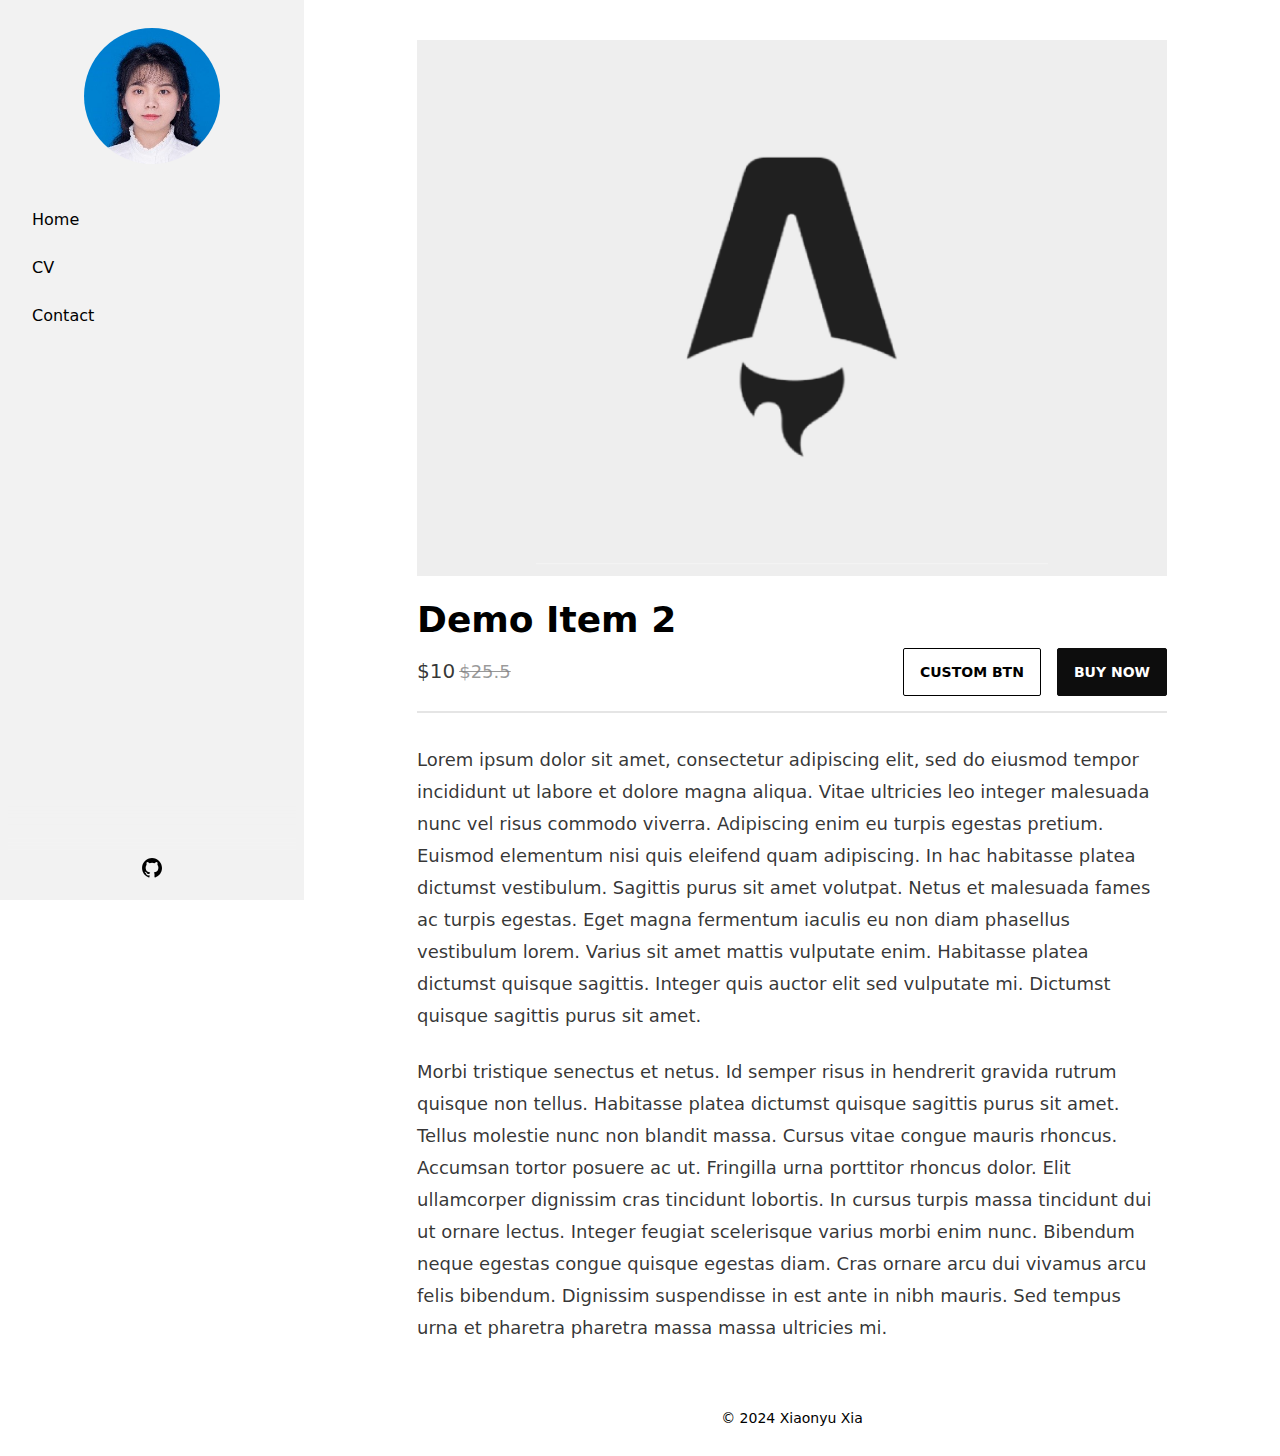
<file: store/item2/index.html>
<!DOCTYPE html><html lang="en" data-theme="lofi" class=""><head><!-- Global Metadata --><meta charset="utf-8"><meta name="viewport" content="width=device-width,initial-scale=1"><link rel="icon" type="image/svg+xml" href="/favicon.svg"><meta name="generator" content="Astro v3.2.3"><!-- Primary Meta Tags --><title>Demo Item 2</title><meta name="title" content="Demo Item 2"><meta name="description" content="Lorem ipsum dolor sit amet, consectetur adipiscing elit, sed do eiusmod tempor incididunt ut labore et dolore magna aliqua."><!-- Open Graph / Facebook --><meta property="og:type" content="website"><meta property="og:url" content="https://xiaonyuxia.github.io/store/item2/"><meta property="og:title" content="Demo Item 2"><meta property="og:description" content="Lorem ipsum dolor sit amet, consectetur adipiscing elit, sed do eiusmod tempor incididunt ut labore et dolore magna aliqua."><meta property="og:image" content="https://xiaonyuxia.github.io/itemPreview.png"><!-- Twitter --><meta property="twitter:card" content="summary_large_image"><meta property="twitter:url" content="https://xiaonyuxia.github.io/store/item2/"><meta property="twitter:title" content="Demo Item 2"><meta property="twitter:description" content="Lorem ipsum dolor sit amet, consectetur adipiscing elit, sed do eiusmod tempor incididunt ut labore et dolore magna aliqua."><meta property="twitter:image" content="https://xiaonyuxia.github.io/itemPreview.png"><meta name="astro-view-transitions-enabled" content="true"><meta name="astro-view-transitions-fallback" content="animate"><!-- google-site-verification --><meta name="google-site-verification" content="xOOtDHUeNJpjwnntsYWQFi5hJZrj9U9Ixpd8ppO3Hiw"><link rel="stylesheet" href="/assets/404.402988b4.css" />
<style>.time-line-container>div:last-child .education__time>.education__line{display:none}.avatar[data-astro-cid-f5u63ayj] img[data-astro-cid-f5u63ayj]{-o-object-position:top;object-position:top}
</style><script type="module" src="/assets/hoisted.bd7fdfe4.js"></script></head><body class=""><div class="bg-base-100 drawer lg:drawer-open w-full h-full"><input id="my-drawer" type="checkbox" class="drawer-toggle"><div class="drawer-content bg-base-100 h-full flex flex-col"><div class="sticky lg:hidden top-0 z-30 flex h-16 w-full justify-center bg-opacity-90 backdrop-blur transition-all duration-100 bg-base-100 text-base-content shadow-sm"><div class="navbar"><div class="navbar-start"><label for="my-drawer" class="btn btn-square btn-ghost"><svg xmlns="http://www.w3.org/2000/svg" fill="none" viewBox="0 0 24 24" class="inline-block w-5 h-5 stroke-current"><path stroke-linecap="round" stroke-linejoin="round" stroke-width="2" d="M4 6h16M4 12h16M4 18h16"></path></svg></label></div><div class="navbar-center"><a class="btn btn-ghost normal-case text-xl" href="/">Xiaonyu Xia ⚡️</a></div><div class="navbar-end"></div></div></div><div class="md:flex md:justify-center flex-1"><main class="p-6 pt-10 lg:max-w-[900px] max-w-[100vw]"><main class="md:flex md:justify-center"><article class="prose prose-lg max-w-[750px] prose-img:mx-auto"><img src="/itemPreview.png" alt="Demo Item 2" class="w-full mb-6" width="750" height="422" loading="lazy" decoding="async"><div class=""><h1 class="title my-2 text-4xl font-bold">Demo Item 2</h1><div class="flex place-content-between items-center"><div class="grow md:grow-0"><span class="text-xl mr-1">$10</span><span class="text-md opacity-50 line-through">$25.5</span></div><div><a class="btn btn-outline grow md:grow-0 ml-4" href="https://customurl.com/" target="_blank">Custom Btn</a><a class="btn btn-primary grow md:grow-0 ml-4" href="https://checkouturl.com/" target="_blank">Buy Now</a></div></div></div><div class="divider my-2"></div><p>Lorem ipsum dolor sit amet, consectetur adipiscing elit, sed do eiusmod tempor incididunt ut labore et dolore magna aliqua. Vitae ultricies leo integer malesuada nunc vel risus commodo viverra. Adipiscing enim eu turpis egestas pretium. Euismod elementum nisi quis eleifend quam adipiscing. In hac habitasse platea dictumst vestibulum. Sagittis purus sit amet volutpat. Netus et malesuada fames ac turpis egestas. Eget magna fermentum iaculis eu non diam phasellus vestibulum lorem. Varius sit amet mattis vulputate enim. Habitasse platea dictumst quisque sagittis. Integer quis auctor elit sed vulputate mi. Dictumst quisque sagittis purus sit amet.</p>
<p>Morbi tristique senectus et netus. Id semper risus in hendrerit gravida rutrum quisque non tellus. Habitasse platea dictumst quisque sagittis purus sit amet. Tellus molestie nunc non blandit massa. Cursus vitae congue mauris rhoncus. Accumsan tortor posuere ac ut. Fringilla urna porttitor rhoncus dolor. Elit ullamcorper dignissim cras tincidunt lobortis. In cursus turpis massa tincidunt dui ut ornare lectus. Integer feugiat scelerisque varius morbi enim nunc. Bibendum neque egestas congue quisque egestas diam. Cras ornare arcu dui vivamus arcu felis bibendum. Dignissim suspendisse in est ante in nibh mauris. Sed tempus urna et pharetra pharetra massa massa ultricies mi.</p></article></main></main></div><footer class="footer footer-center block mb-5 pt-10"><div class="pb-2">
&copy; 2024 Xiaonyu Xia
</div></footer></div><div class="drawer-side z-40" data-astro-cid-f5u63ayj><label for="my-drawer" class="drawer-overlay" data-astro-cid-f5u63ayj></label><aside class="px-2 pt-2 h-auto min-h-full w-[19rem] bg-base-200 text-base-content flex flex-col" data-astro-cid-f5u63ayj><div class="w-fit mx-auto mt-5 mb-6" data-astro-cid-f5u63ayj><a href="/" data-astro-cid-f5u63ayj><div class="avatar transition ease-in-out hover:scale-[102%] block m-auto" data-astro-cid-f5u63ayj><div class="w-[8.5rem]" data-astro-cid-f5u63ayj><img src="/profile.jpg" class="mask mask-circle" alt="Profile image" data-astro-cid-f5u63ayj width="300" height="300" loading="lazy" decoding="async"></div></div></a></div><ul class="menu grow shrink menu-md overflow-y-auto"><li><a class="py-3 text-base" id="home" href="/">Home</a></li><li><a class="py-3 text-base" id="cv" href="/cv">CV</a></li><li><a class="py-3 text-base" href="mailto:xiaonyu.xia @wzu.edu.cn" target="_blank" referrerpolicy="no-referrer-when-downgrade">Contact</a></li></ul><script>(function(){const sideBarActiveItemID = undefined;
const activeClass = "bg-base-300";

const activeItemElem = document.getElementById(sideBarActiveItemID);
activeItemElem && activeItemElem.classList.add(activeClass);
})();</script><div class="block sticky pointer-events-none bottom-10 bg-base-200 justify-center h-12 [mask-image:linear-gradient(transparent,#000000)]"></div><div class="social-icons px-4 pb-5 pt-1 flex self-center justify-center sticky bottom-0 bg-base-200"><a href="https://github.com/XiaonyuXia" target="_blank" class="mx-3" aria-label="Github" title="Github"><svg xmlns="http://www.w3.org/2000/svg" width="24" height="24" viewBox="0 0 24 24" style="fill: currentColor;transform: ;msFilter:;"><path fill-rule="evenodd" clip-rule="evenodd" d="M12.026 2c-5.509 0-9.974 4.465-9.974 9.974 0 4.406 2.857 8.145 6.821 9.465.499.09.679-.217.679-.481 0-.237-.008-.865-.011-1.696-2.775.602-3.361-1.338-3.361-1.338-.452-1.152-1.107-1.459-1.107-1.459-.905-.619.069-.605.069-.605 1.002.07 1.527 1.028 1.527 1.028.89 1.524 2.336 1.084 2.902.829.091-.645.351-1.085.635-1.334-2.214-.251-4.542-1.107-4.542-4.93 0-1.087.389-1.979 1.024-2.675-.101-.253-.446-1.268.099-2.64 0 0 .837-.269 2.742 1.021a9.582 9.582 0 0 1 2.496-.336 9.554 9.554 0 0 1 2.496.336c1.906-1.291 2.742-1.021 2.742-1.021.545 1.372.203 2.387.099 2.64.64.696 1.024 1.587 1.024 2.675 0 3.833-2.33 4.675-4.552 4.922.355.308.675.916.675 1.846 0 1.334-.012 2.41-.012 2.737 0 .267.178.577.687.479C19.146 20.115 22 16.379 22 11.974 22 6.465 17.535 2 12.026 2z"></path></svg></a></div></aside></div></div></body></html>
</file>
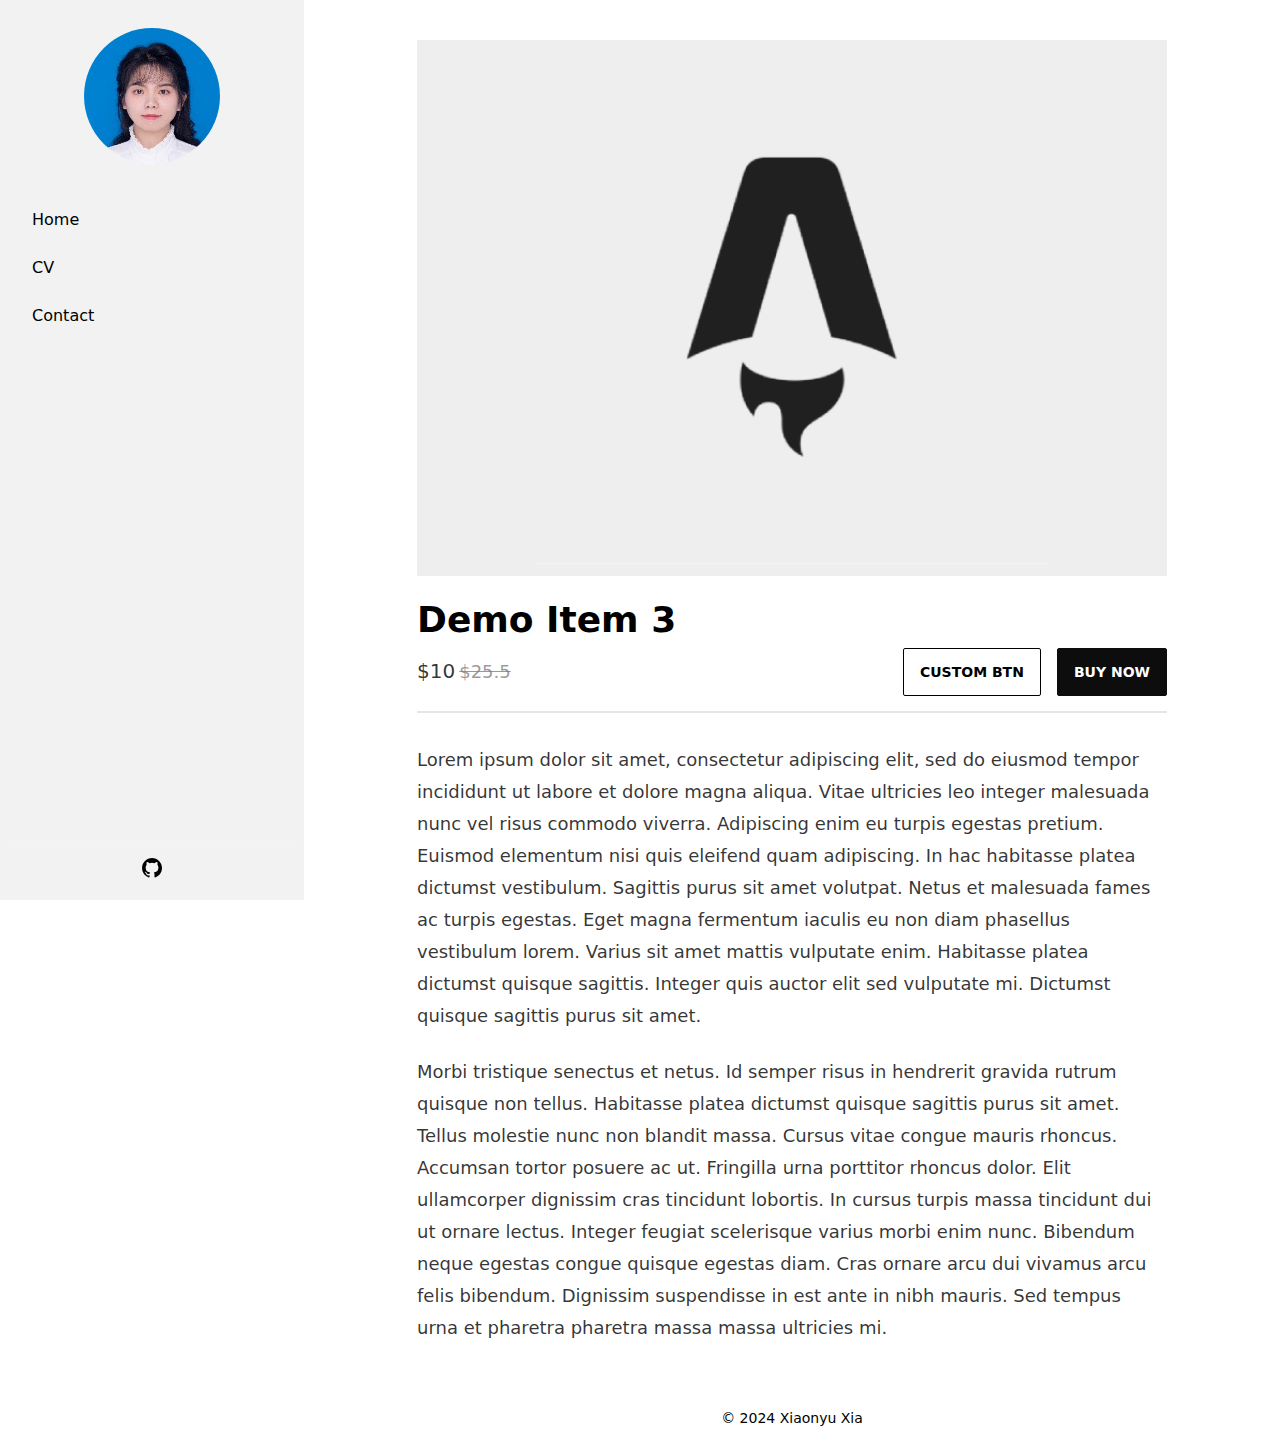
<file: store/item3/index.html>
<!DOCTYPE html><html lang="en" data-theme="lofi" class=""><head><!-- Global Metadata --><meta charset="utf-8"><meta name="viewport" content="width=device-width,initial-scale=1"><link rel="icon" type="image/svg+xml" href="/favicon.svg"><meta name="generator" content="Astro v3.2.3"><!-- Primary Meta Tags --><title>Demo Item 3</title><meta name="title" content="Demo Item 3"><meta name="description" content="Lorem ipsum dolor sit amet, consectetur adipiscing elit, sed do eiusmod tempor incididunt ut labore et dolore magna aliqua."><!-- Open Graph / Facebook --><meta property="og:type" content="website"><meta property="og:url" content="https://xiaonyuxia.github.io/store/item3/"><meta property="og:title" content="Demo Item 3"><meta property="og:description" content="Lorem ipsum dolor sit amet, consectetur adipiscing elit, sed do eiusmod tempor incididunt ut labore et dolore magna aliqua."><meta property="og:image" content="https://xiaonyuxia.github.io/itemPreview.png"><!-- Twitter --><meta property="twitter:card" content="summary_large_image"><meta property="twitter:url" content="https://xiaonyuxia.github.io/store/item3/"><meta property="twitter:title" content="Demo Item 3"><meta property="twitter:description" content="Lorem ipsum dolor sit amet, consectetur adipiscing elit, sed do eiusmod tempor incididunt ut labore et dolore magna aliqua."><meta property="twitter:image" content="https://xiaonyuxia.github.io/itemPreview.png"><meta name="astro-view-transitions-enabled" content="true"><meta name="astro-view-transitions-fallback" content="animate"><!-- google-site-verification --><meta name="google-site-verification" content="xOOtDHUeNJpjwnntsYWQFi5hJZrj9U9Ixpd8ppO3Hiw"><link rel="stylesheet" href="/assets/404.402988b4.css" />
<style>.time-line-container>div:last-child .education__time>.education__line{display:none}.avatar[data-astro-cid-f5u63ayj] img[data-astro-cid-f5u63ayj]{-o-object-position:top;object-position:top}
</style><script type="module" src="/assets/hoisted.bd7fdfe4.js"></script></head><body class=""><div class="bg-base-100 drawer lg:drawer-open w-full h-full"><input id="my-drawer" type="checkbox" class="drawer-toggle"><div class="drawer-content bg-base-100 h-full flex flex-col"><div class="sticky lg:hidden top-0 z-30 flex h-16 w-full justify-center bg-opacity-90 backdrop-blur transition-all duration-100 bg-base-100 text-base-content shadow-sm"><div class="navbar"><div class="navbar-start"><label for="my-drawer" class="btn btn-square btn-ghost"><svg xmlns="http://www.w3.org/2000/svg" fill="none" viewBox="0 0 24 24" class="inline-block w-5 h-5 stroke-current"><path stroke-linecap="round" stroke-linejoin="round" stroke-width="2" d="M4 6h16M4 12h16M4 18h16"></path></svg></label></div><div class="navbar-center"><a class="btn btn-ghost normal-case text-xl" href="/">Xiaonyu Xia ⚡️</a></div><div class="navbar-end"></div></div></div><div class="md:flex md:justify-center flex-1"><main class="p-6 pt-10 lg:max-w-[900px] max-w-[100vw]"><main class="md:flex md:justify-center"><article class="prose prose-lg max-w-[750px] prose-img:mx-auto"><img src="/itemPreview.png" alt="Demo Item 3" class="w-full mb-6" width="750" height="422" loading="lazy" decoding="async"><div class=""><h1 class="title my-2 text-4xl font-bold">Demo Item 3</h1><div class="flex place-content-between items-center"><div class="grow md:grow-0"><span class="text-xl mr-1">$10</span><span class="text-md opacity-50 line-through">$25.5</span></div><div><a class="btn btn-outline grow md:grow-0 ml-4" href="https://customurl.com/" target="_blank">Custom Btn</a><a class="btn btn-primary grow md:grow-0 ml-4" href="https://checkouturl.com/" target="_blank">Buy Now</a></div></div></div><div class="divider my-2"></div><p>Lorem ipsum dolor sit amet, consectetur adipiscing elit, sed do eiusmod tempor incididunt ut labore et dolore magna aliqua. Vitae ultricies leo integer malesuada nunc vel risus commodo viverra. Adipiscing enim eu turpis egestas pretium. Euismod elementum nisi quis eleifend quam adipiscing. In hac habitasse platea dictumst vestibulum. Sagittis purus sit amet volutpat. Netus et malesuada fames ac turpis egestas. Eget magna fermentum iaculis eu non diam phasellus vestibulum lorem. Varius sit amet mattis vulputate enim. Habitasse platea dictumst quisque sagittis. Integer quis auctor elit sed vulputate mi. Dictumst quisque sagittis purus sit amet.</p>
<p>Morbi tristique senectus et netus. Id semper risus in hendrerit gravida rutrum quisque non tellus. Habitasse platea dictumst quisque sagittis purus sit amet. Tellus molestie nunc non blandit massa. Cursus vitae congue mauris rhoncus. Accumsan tortor posuere ac ut. Fringilla urna porttitor rhoncus dolor. Elit ullamcorper dignissim cras tincidunt lobortis. In cursus turpis massa tincidunt dui ut ornare lectus. Integer feugiat scelerisque varius morbi enim nunc. Bibendum neque egestas congue quisque egestas diam. Cras ornare arcu dui vivamus arcu felis bibendum. Dignissim suspendisse in est ante in nibh mauris. Sed tempus urna et pharetra pharetra massa massa ultricies mi.</p></article></main></main></div><footer class="footer footer-center block mb-5 pt-10"><div class="pb-2">
&copy; 2024 Xiaonyu Xia
</div></footer></div><div class="drawer-side z-40" data-astro-cid-f5u63ayj><label for="my-drawer" class="drawer-overlay" data-astro-cid-f5u63ayj></label><aside class="px-2 pt-2 h-auto min-h-full w-[19rem] bg-base-200 text-base-content flex flex-col" data-astro-cid-f5u63ayj><div class="w-fit mx-auto mt-5 mb-6" data-astro-cid-f5u63ayj><a href="/" data-astro-cid-f5u63ayj><div class="avatar transition ease-in-out hover:scale-[102%] block m-auto" data-astro-cid-f5u63ayj><div class="w-[8.5rem]" data-astro-cid-f5u63ayj><img src="/profile.jpg" class="mask mask-circle" alt="Profile image" data-astro-cid-f5u63ayj width="300" height="300" loading="lazy" decoding="async"></div></div></a></div><ul class="menu grow shrink menu-md overflow-y-auto"><li><a class="py-3 text-base" id="home" href="/">Home</a></li><li><a class="py-3 text-base" id="cv" href="/cv">CV</a></li><li><a class="py-3 text-base" href="mailto:xiaonyu.xia @wzu.edu.cn" target="_blank" referrerpolicy="no-referrer-when-downgrade">Contact</a></li></ul><script>(function(){const sideBarActiveItemID = undefined;
const activeClass = "bg-base-300";

const activeItemElem = document.getElementById(sideBarActiveItemID);
activeItemElem && activeItemElem.classList.add(activeClass);
})();</script><div class="block sticky pointer-events-none bottom-10 bg-base-200 justify-center h-12 [mask-image:linear-gradient(transparent,#000000)]"></div><div class="social-icons px-4 pb-5 pt-1 flex self-center justify-center sticky bottom-0 bg-base-200"><a href="https://github.com/XiaonyuXia" target="_blank" class="mx-3" aria-label="Github" title="Github"><svg xmlns="http://www.w3.org/2000/svg" width="24" height="24" viewBox="0 0 24 24" style="fill: currentColor;transform: ;msFilter:;"><path fill-rule="evenodd" clip-rule="evenodd" d="M12.026 2c-5.509 0-9.974 4.465-9.974 9.974 0 4.406 2.857 8.145 6.821 9.465.499.09.679-.217.679-.481 0-.237-.008-.865-.011-1.696-2.775.602-3.361-1.338-3.361-1.338-.452-1.152-1.107-1.459-1.107-1.459-.905-.619.069-.605.069-.605 1.002.07 1.527 1.028 1.527 1.028.89 1.524 2.336 1.084 2.902.829.091-.645.351-1.085.635-1.334-2.214-.251-4.542-1.107-4.542-4.93 0-1.087.389-1.979 1.024-2.675-.101-.253-.446-1.268.099-2.64 0 0 .837-.269 2.742 1.021a9.582 9.582 0 0 1 2.496-.336 9.554 9.554 0 0 1 2.496.336c1.906-1.291 2.742-1.021 2.742-1.021.545 1.372.203 2.387.099 2.64.64.696 1.024 1.587 1.024 2.675 0 3.833-2.33 4.675-4.552 4.922.355.308.675.916.675 1.846 0 1.334-.012 2.41-.012 2.737 0 .267.178.577.687.479C19.146 20.115 22 16.379 22 11.974 22 6.465 17.535 2 12.026 2z"></path></svg></a></div></aside></div></div></body></html>
</file>
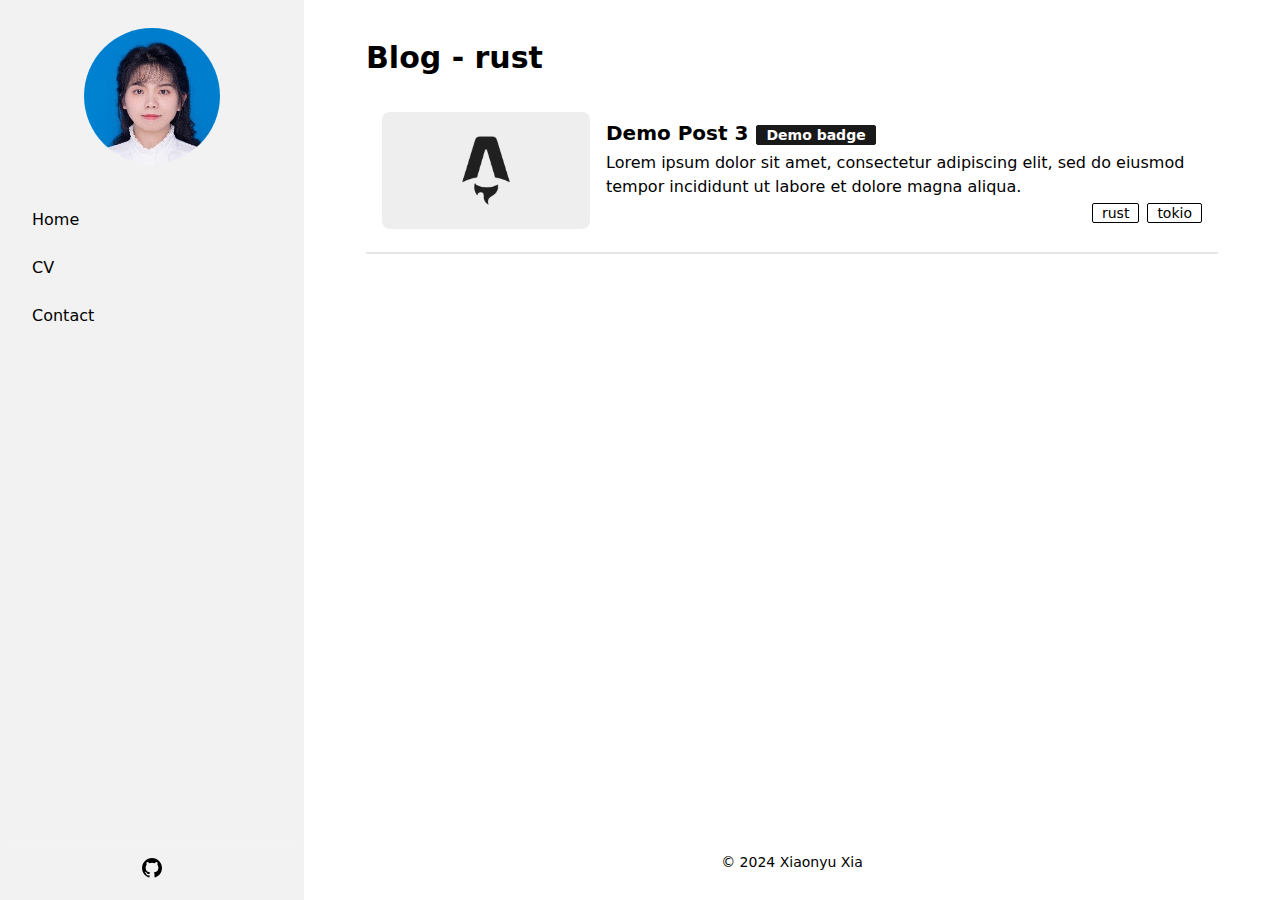
<file: blog/tag/rust/index.html>
<!DOCTYPE html><html lang="en" data-theme="lofi" class=""><head><!-- Global Metadata --><meta charset="utf-8"><meta name="viewport" content="width=device-width,initial-scale=1"><link rel="icon" type="image/svg+xml" href="/favicon.svg"><meta name="generator" content="Astro v3.2.3"><!-- Primary Meta Tags --><title>Blog - rust</title><meta name="title" content="Blog - rust"><meta name="description" content="Xiaonyu Xia | Personal Portfolio Website"><!-- Open Graph / Facebook --><meta property="og:type" content="website"><meta property="og:url" content="https://xiaonyuxia.github.io/blog/tag/rust/"><meta property="og:title" content="Blog - rust"><meta property="og:description" content="Xiaonyu Xia | Personal Portfolio Website"><meta property="og:image" content="https://xiaonyuxia.github.io/social_img.png"><!-- Twitter --><meta property="twitter:card" content="summary_large_image"><meta property="twitter:url" content="https://xiaonyuxia.github.io/blog/tag/rust/"><meta property="twitter:title" content="Blog - rust"><meta property="twitter:description" content="Xiaonyu Xia | Personal Portfolio Website"><meta property="twitter:image" content="https://xiaonyuxia.github.io/social_img.png"><meta name="astro-view-transitions-enabled" content="true"><meta name="astro-view-transitions-fallback" content="animate"><!-- google-site-verification --><meta name="google-site-verification" content="xOOtDHUeNJpjwnntsYWQFi5hJZrj9U9Ixpd8ppO3Hiw"><link rel="stylesheet" href="/assets/404.402988b4.css" />
<style>.time-line-container>div:last-child .education__time>.education__line{display:none}.avatar[data-astro-cid-f5u63ayj] img[data-astro-cid-f5u63ayj]{-o-object-position:top;object-position:top}
</style><script type="module" src="/assets/hoisted.bd7fdfe4.js"></script></head><body class=""><div class="bg-base-100 drawer lg:drawer-open w-full h-full"><input id="my-drawer" type="checkbox" class="drawer-toggle"><div class="drawer-content bg-base-100 h-full flex flex-col"><div class="sticky lg:hidden top-0 z-30 flex h-16 w-full justify-center bg-opacity-90 backdrop-blur transition-all duration-100 bg-base-100 text-base-content shadow-sm"><div class="navbar"><div class="navbar-start"><label for="my-drawer" class="btn btn-square btn-ghost"><svg xmlns="http://www.w3.org/2000/svg" fill="none" viewBox="0 0 24 24" class="inline-block w-5 h-5 stroke-current"><path stroke-linecap="round" stroke-linejoin="round" stroke-width="2" d="M4 6h16M4 12h16M4 18h16"></path></svg></label></div><div class="navbar-center"><a class="btn btn-ghost normal-case text-xl" href="/">Xiaonyu Xia ⚡️</a></div><div class="navbar-end"></div></div></div><div class="md:flex md:justify-center flex-1"><main class="p-6 pt-10 lg:max-w-[900px] max-w-[100vw]"><div class="mb-5"><div class="text-3xl w-full font-bold">Blog - rust</div></div><ul><div class="rounded-lg bg-base-100 hover:shadow-xl transition ease-in-out hover:scale-[102%]"><a href="/blog/post3" target="_self"><div class="hero-content flex-col md:flex-row"><img src="/post_img.webp" alt="Demo Post 3" class="max-w-full md:max-w-[13rem] rounded-lg" width="750" height="422" loading="lazy" decoding="async"><div class="grow w-full"><h1 class="text-xl font-bold">Demo Post 3<div class="badge badge-secondary mx-2">Demo badge</div></h1><p class="py-1 text-1xl">Lorem ipsum dolor sit amet, consectetur adipiscing elit, sed do eiusmod tempor incididunt ut labore et dolore magna aliqua.</p><div class="card-actions justify-end"><a href="/blog/tag/rust" class="badge badge-outline">rust</a><a href="/blog/tag/tokio" class="badge badge-outline">tokio</a></div></div></div></a></div><div class="divider my-0"></div></ul><div class="flex justify-between"><div></div><div></div></div></main></div><footer class="footer footer-center block mb-5 pt-10"><div class="pb-2">
&copy; 2024 Xiaonyu Xia
</div></footer></div><div class="drawer-side z-40" data-astro-cid-f5u63ayj><label for="my-drawer" class="drawer-overlay" data-astro-cid-f5u63ayj></label><aside class="px-2 pt-2 h-auto min-h-full w-[19rem] bg-base-200 text-base-content flex flex-col" data-astro-cid-f5u63ayj><div class="w-fit mx-auto mt-5 mb-6" data-astro-cid-f5u63ayj><a href="/" data-astro-cid-f5u63ayj><div class="avatar transition ease-in-out hover:scale-[102%] block m-auto" data-astro-cid-f5u63ayj><div class="w-[8.5rem]" data-astro-cid-f5u63ayj><img src="/profile.jpg" class="mask mask-circle" alt="Profile image" data-astro-cid-f5u63ayj width="300" height="300" loading="lazy" decoding="async"></div></div></a></div><ul class="menu grow shrink menu-md overflow-y-auto"><li><a class="py-3 text-base" id="home" href="/">Home</a></li><li><a class="py-3 text-base" id="cv" href="/cv">CV</a></li><li><a class="py-3 text-base" href="mailto:xiaonyu.xia @wzu.edu.cn" target="_blank" referrerpolicy="no-referrer-when-downgrade">Contact</a></li></ul><script>(function(){const sideBarActiveItemID = "blog";
const activeClass = "bg-base-300";

const activeItemElem = document.getElementById(sideBarActiveItemID);
activeItemElem && activeItemElem.classList.add(activeClass);
})();</script><div class="block sticky pointer-events-none bottom-10 bg-base-200 justify-center h-12 [mask-image:linear-gradient(transparent,#000000)]"></div><div class="social-icons px-4 pb-5 pt-1 flex self-center justify-center sticky bottom-0 bg-base-200"><a href="https://github.com/XiaonyuXia" target="_blank" class="mx-3" aria-label="Github" title="Github"><svg xmlns="http://www.w3.org/2000/svg" width="24" height="24" viewBox="0 0 24 24" style="fill: currentColor;transform: ;msFilter:;"><path fill-rule="evenodd" clip-rule="evenodd" d="M12.026 2c-5.509 0-9.974 4.465-9.974 9.974 0 4.406 2.857 8.145 6.821 9.465.499.09.679-.217.679-.481 0-.237-.008-.865-.011-1.696-2.775.602-3.361-1.338-3.361-1.338-.452-1.152-1.107-1.459-1.107-1.459-.905-.619.069-.605.069-.605 1.002.07 1.527 1.028 1.527 1.028.89 1.524 2.336 1.084 2.902.829.091-.645.351-1.085.635-1.334-2.214-.251-4.542-1.107-4.542-4.93 0-1.087.389-1.979 1.024-2.675-.101-.253-.446-1.268.099-2.64 0 0 .837-.269 2.742 1.021a9.582 9.582 0 0 1 2.496-.336 9.554 9.554 0 0 1 2.496.336c1.906-1.291 2.742-1.021 2.742-1.021.545 1.372.203 2.387.099 2.64.64.696 1.024 1.587 1.024 2.675 0 3.833-2.33 4.675-4.552 4.922.355.308.675.916.675 1.846 0 1.334-.012 2.41-.012 2.737 0 .267.178.577.687.479C19.146 20.115 22 16.379 22 11.974 22 6.465 17.535 2 12.026 2z"></path></svg></a></div></aside></div></div></body></html>
</file>
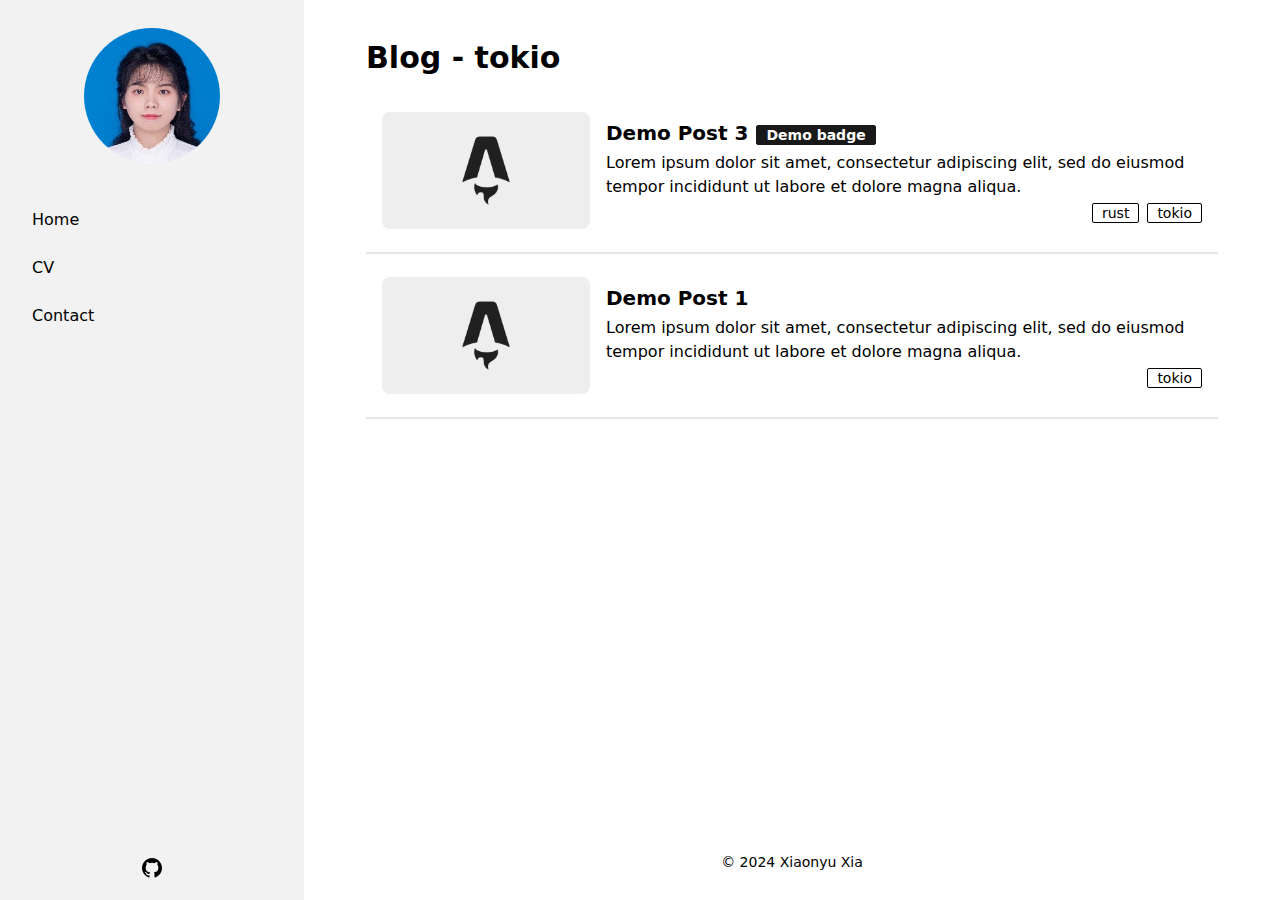
<file: blog/tag/tokio/index.html>
<!DOCTYPE html><html lang="en" data-theme="lofi" class=""><head><!-- Global Metadata --><meta charset="utf-8"><meta name="viewport" content="width=device-width,initial-scale=1"><link rel="icon" type="image/svg+xml" href="/favicon.svg"><meta name="generator" content="Astro v3.2.3"><!-- Primary Meta Tags --><title>Blog - tokio</title><meta name="title" content="Blog - tokio"><meta name="description" content="Xiaonyu Xia | Personal Portfolio Website"><!-- Open Graph / Facebook --><meta property="og:type" content="website"><meta property="og:url" content="https://xiaonyuxia.github.io/blog/tag/tokio/"><meta property="og:title" content="Blog - tokio"><meta property="og:description" content="Xiaonyu Xia | Personal Portfolio Website"><meta property="og:image" content="https://xiaonyuxia.github.io/social_img.png"><!-- Twitter --><meta property="twitter:card" content="summary_large_image"><meta property="twitter:url" content="https://xiaonyuxia.github.io/blog/tag/tokio/"><meta property="twitter:title" content="Blog - tokio"><meta property="twitter:description" content="Xiaonyu Xia | Personal Portfolio Website"><meta property="twitter:image" content="https://xiaonyuxia.github.io/social_img.png"><meta name="astro-view-transitions-enabled" content="true"><meta name="astro-view-transitions-fallback" content="animate"><!-- google-site-verification --><meta name="google-site-verification" content="xOOtDHUeNJpjwnntsYWQFi5hJZrj9U9Ixpd8ppO3Hiw"><link rel="stylesheet" href="/assets/404.402988b4.css" />
<style>.time-line-container>div:last-child .education__time>.education__line{display:none}.avatar[data-astro-cid-f5u63ayj] img[data-astro-cid-f5u63ayj]{-o-object-position:top;object-position:top}
</style><script type="module" src="/assets/hoisted.bd7fdfe4.js"></script></head><body class=""><div class="bg-base-100 drawer lg:drawer-open w-full h-full"><input id="my-drawer" type="checkbox" class="drawer-toggle"><div class="drawer-content bg-base-100 h-full flex flex-col"><div class="sticky lg:hidden top-0 z-30 flex h-16 w-full justify-center bg-opacity-90 backdrop-blur transition-all duration-100 bg-base-100 text-base-content shadow-sm"><div class="navbar"><div class="navbar-start"><label for="my-drawer" class="btn btn-square btn-ghost"><svg xmlns="http://www.w3.org/2000/svg" fill="none" viewBox="0 0 24 24" class="inline-block w-5 h-5 stroke-current"><path stroke-linecap="round" stroke-linejoin="round" stroke-width="2" d="M4 6h16M4 12h16M4 18h16"></path></svg></label></div><div class="navbar-center"><a class="btn btn-ghost normal-case text-xl" href="/">Xiaonyu Xia ⚡️</a></div><div class="navbar-end"></div></div></div><div class="md:flex md:justify-center flex-1"><main class="p-6 pt-10 lg:max-w-[900px] max-w-[100vw]"><div class="mb-5"><div class="text-3xl w-full font-bold">Blog - tokio</div></div><ul><div class="rounded-lg bg-base-100 hover:shadow-xl transition ease-in-out hover:scale-[102%]"><a href="/blog/post3" target="_self"><div class="hero-content flex-col md:flex-row"><img src="/post_img.webp" alt="Demo Post 3" class="max-w-full md:max-w-[13rem] rounded-lg" width="750" height="422" loading="lazy" decoding="async"><div class="grow w-full"><h1 class="text-xl font-bold">Demo Post 3<div class="badge badge-secondary mx-2">Demo badge</div></h1><p class="py-1 text-1xl">Lorem ipsum dolor sit amet, consectetur adipiscing elit, sed do eiusmod tempor incididunt ut labore et dolore magna aliqua.</p><div class="card-actions justify-end"><a href="/blog/tag/rust" class="badge badge-outline">rust</a><a href="/blog/tag/tokio" class="badge badge-outline">tokio</a></div></div></div></a></div><div class="divider my-0"></div><div class="rounded-lg bg-base-100 hover:shadow-xl transition ease-in-out hover:scale-[102%]"><a href="/blog/post1" target="_self"><div class="hero-content flex-col md:flex-row"><img src="/post_img.webp" alt="Demo Post 1" class="max-w-full md:max-w-[13rem] rounded-lg" width="750" height="422" loading="lazy" decoding="async"><div class="grow w-full"><h1 class="text-xl font-bold">Demo Post 1</h1><p class="py-1 text-1xl">Lorem ipsum dolor sit amet, consectetur adipiscing elit, sed do eiusmod tempor incididunt ut labore et dolore magna aliqua.</p><div class="card-actions justify-end"><a href="/blog/tag/tokio" class="badge badge-outline">tokio</a></div></div></div></a></div><div class="divider my-0"></div></ul><div class="flex justify-between"><div></div><div></div></div></main></div><footer class="footer footer-center block mb-5 pt-10"><div class="pb-2">
&copy; 2024 Xiaonyu Xia
</div></footer></div><div class="drawer-side z-40" data-astro-cid-f5u63ayj><label for="my-drawer" class="drawer-overlay" data-astro-cid-f5u63ayj></label><aside class="px-2 pt-2 h-auto min-h-full w-[19rem] bg-base-200 text-base-content flex flex-col" data-astro-cid-f5u63ayj><div class="w-fit mx-auto mt-5 mb-6" data-astro-cid-f5u63ayj><a href="/" data-astro-cid-f5u63ayj><div class="avatar transition ease-in-out hover:scale-[102%] block m-auto" data-astro-cid-f5u63ayj><div class="w-[8.5rem]" data-astro-cid-f5u63ayj><img src="/profile.jpg" class="mask mask-circle" alt="Profile image" data-astro-cid-f5u63ayj width="300" height="300" loading="lazy" decoding="async"></div></div></a></div><ul class="menu grow shrink menu-md overflow-y-auto"><li><a class="py-3 text-base" id="home" href="/">Home</a></li><li><a class="py-3 text-base" id="cv" href="/cv">CV</a></li><li><a class="py-3 text-base" href="mailto:xiaonyu.xia @wzu.edu.cn" target="_blank" referrerpolicy="no-referrer-when-downgrade">Contact</a></li></ul><script>(function(){const sideBarActiveItemID = "blog";
const activeClass = "bg-base-300";

const activeItemElem = document.getElementById(sideBarActiveItemID);
activeItemElem && activeItemElem.classList.add(activeClass);
})();</script><div class="block sticky pointer-events-none bottom-10 bg-base-200 justify-center h-12 [mask-image:linear-gradient(transparent,#000000)]"></div><div class="social-icons px-4 pb-5 pt-1 flex self-center justify-center sticky bottom-0 bg-base-200"><a href="https://github.com/XiaonyuXia" target="_blank" class="mx-3" aria-label="Github" title="Github"><svg xmlns="http://www.w3.org/2000/svg" width="24" height="24" viewBox="0 0 24 24" style="fill: currentColor;transform: ;msFilter:;"><path fill-rule="evenodd" clip-rule="evenodd" d="M12.026 2c-5.509 0-9.974 4.465-9.974 9.974 0 4.406 2.857 8.145 6.821 9.465.499.09.679-.217.679-.481 0-.237-.008-.865-.011-1.696-2.775.602-3.361-1.338-3.361-1.338-.452-1.152-1.107-1.459-1.107-1.459-.905-.619.069-.605.069-.605 1.002.07 1.527 1.028 1.527 1.028.89 1.524 2.336 1.084 2.902.829.091-.645.351-1.085.635-1.334-2.214-.251-4.542-1.107-4.542-4.93 0-1.087.389-1.979 1.024-2.675-.101-.253-.446-1.268.099-2.64 0 0 .837-.269 2.742 1.021a9.582 9.582 0 0 1 2.496-.336 9.554 9.554 0 0 1 2.496.336c1.906-1.291 2.742-1.021 2.742-1.021.545 1.372.203 2.387.099 2.64.64.696 1.024 1.587 1.024 2.675 0 3.833-2.33 4.675-4.552 4.922.355.308.675.916.675 1.846 0 1.334-.012 2.41-.012 2.737 0 .267.178.577.687.479C19.146 20.115 22 16.379 22 11.974 22 6.465 17.535 2 12.026 2z"></path></svg></a></div></aside></div></div></body></html>
</file>
<file: assets/404.402988b4.css>
*,:before,:after{box-sizing:border-box;border-width:0;border-style:solid;border-color:#e5e7eb}:before,:after{--tw-content: ""}html{line-height:1.5;-webkit-text-size-adjust:100%;-moz-tab-size:4;-o-tab-size:4;tab-size:4;font-family:ui-sans-serif,system-ui,-apple-system,BlinkMacSystemFont,Segoe UI,Roboto,Helvetica Neue,Arial,Noto Sans,sans-serif,"Apple Color Emoji","Segoe UI Emoji",Segoe UI Symbol,"Noto Color Emoji";font-feature-settings:normal;font-variation-settings:normal}body{margin:0;line-height:inherit}hr{height:0;color:inherit;border-top-width:1px}abbr:where([title]){-webkit-text-decoration:underline dotted;text-decoration:underline dotted}h1,h2,h3,h4,h5,h6{font-size:inherit;font-weight:inherit}a{color:inherit;text-decoration:inherit}b,strong{font-weight:bolder}code,kbd,samp,pre{font-family:ui-monospace,SFMono-Regular,Menlo,Monaco,Consolas,Liberation Mono,Courier New,monospace;font-size:1em}small{font-size:80%}sub,sup{font-size:75%;line-height:0;position:relative;vertical-align:baseline}sub{bottom:-.25em}sup{top:-.5em}table{text-indent:0;border-color:inherit;border-collapse:collapse}button,input,optgroup,select,textarea{font-family:inherit;font-size:100%;font-weight:inherit;line-height:inherit;color:inherit;margin:0;padding:0}button,select{text-transform:none}button,[type=button],[type=reset],[type=submit]{-webkit-appearance:button;background-color:transparent;background-image:none}:-moz-focusring{outline:auto}:-moz-ui-invalid{box-shadow:none}progress{vertical-align:baseline}::-webkit-inner-spin-button,::-webkit-outer-spin-button{height:auto}[type=search]{-webkit-appearance:textfield;outline-offset:-2px}::-webkit-search-decoration{-webkit-appearance:none}::-webkit-file-upload-button{-webkit-appearance:button;font:inherit}summary{display:list-item}blockquote,dl,dd,h1,h2,h3,h4,h5,h6,hr,figure,p,pre{margin:0}fieldset{margin:0;padding:0}legend{padding:0}ol,ul,menu{list-style:none;margin:0;padding:0}textarea{resize:vertical}input::-moz-placeholder,textarea::-moz-placeholder{opacity:1;color:#9ca3af}input::placeholder,textarea::placeholder{opacity:1;color:#9ca3af}button,[role=button]{cursor:pointer}:disabled{cursor:default}img,svg,video,canvas,audio,iframe,embed,object{display:block;vertical-align:middle}img,video{max-width:100%;height:auto}[hidden]{display:none}:root,[data-theme]{background-color:hsl(var(--b1) / var(--tw-bg-opacity, 1));color:hsl(var(--bc) / var(--tw-text-opacity, 1))}html{-webkit-tap-highlight-color:transparent}:root{color-scheme:light;--pf: 259 94% 44%;--sf: 314 100% 40%;--af: 174 75% 39%;--nf: 214 20% 14%;--in: 198 93% 60%;--su: 158 64% 52%;--wa: 43 96% 56%;--er: 0 91% 71%;--inc: 198 100% 12%;--suc: 158 100% 10%;--wac: 43 100% 11%;--erc: 0 100% 14%;--rounded-box: 1rem;--rounded-btn: .5rem;--rounded-badge: 1.9rem;--animation-btn: .25s;--animation-input: .2s;--btn-text-case: uppercase;--btn-focus-scale: .95;--border-btn: 1px;--tab-border: 1px;--tab-radius: .5rem;--p: 259 94% 51%;--pc: 259 96% 91%;--s: 314 100% 47%;--sc: 314 100% 91%;--a: 174 75% 46%;--ac: 174 75% 11%;--n: 214 20% 21%;--nc: 212 19% 87%;--b1: 0 0% 100%;--b2: 0 0% 95%;--b3: 180 2% 90%;--bc: 215 28% 17%}@media (prefers-color-scheme: dark){:root{color-scheme:dark;--pf: 262 80% 43%;--sf: 316 70% 43%;--af: 175 70% 34%;--in: 198 93% 60%;--su: 158 64% 52%;--wa: 43 96% 56%;--er: 0 91% 71%;--inc: 198 100% 12%;--suc: 158 100% 10%;--wac: 43 100% 11%;--erc: 0 100% 14%;--rounded-box: 1rem;--rounded-btn: .5rem;--rounded-badge: 1.9rem;--animation-btn: .25s;--animation-input: .2s;--btn-text-case: uppercase;--btn-focus-scale: .95;--border-btn: 1px;--tab-border: 1px;--tab-radius: .5rem;--p: 262 80% 50%;--pc: 0 0% 100%;--s: 316 70% 50%;--sc: 0 0% 100%;--a: 175 70% 41%;--ac: 0 0% 100%;--n: 213 18% 20%;--nf: 212 17% 17%;--nc: 220 13% 69%;--b1: 212 18% 14%;--b2: 213 18% 12%;--b3: 213 18% 10%;--bc: 220 13% 69%}}[data-theme=light]{color-scheme:light;--pf: 259 94% 44%;--sf: 314 100% 40%;--af: 174 75% 39%;--nf: 214 20% 14%;--in: 198 93% 60%;--su: 158 64% 52%;--wa: 43 96% 56%;--er: 0 91% 71%;--inc: 198 100% 12%;--suc: 158 100% 10%;--wac: 43 100% 11%;--erc: 0 100% 14%;--rounded-box: 1rem;--rounded-btn: .5rem;--rounded-badge: 1.9rem;--animation-btn: .25s;--animation-input: .2s;--btn-text-case: uppercase;--btn-focus-scale: .95;--border-btn: 1px;--tab-border: 1px;--tab-radius: .5rem;--p: 259 94% 51%;--pc: 259 96% 91%;--s: 314 100% 47%;--sc: 314 100% 91%;--a: 174 75% 46%;--ac: 174 75% 11%;--n: 214 20% 21%;--nc: 212 19% 87%;--b1: 0 0% 100%;--b2: 0 0% 95%;--b3: 180 2% 90%;--bc: 215 28% 17%}[data-theme=dark]{color-scheme:dark;--pf: 262 80% 43%;--sf: 316 70% 43%;--af: 175 70% 34%;--in: 198 93% 60%;--su: 158 64% 52%;--wa: 43 96% 56%;--er: 0 91% 71%;--inc: 198 100% 12%;--suc: 158 100% 10%;--wac: 43 100% 11%;--erc: 0 100% 14%;--rounded-box: 1rem;--rounded-btn: .5rem;--rounded-badge: 1.9rem;--animation-btn: .25s;--animation-input: .2s;--btn-text-case: uppercase;--btn-focus-scale: .95;--border-btn: 1px;--tab-border: 1px;--tab-radius: .5rem;--p: 262 80% 50%;--pc: 0 0% 100%;--s: 316 70% 50%;--sc: 0 0% 100%;--a: 175 70% 41%;--ac: 0 0% 100%;--n: 213 18% 20%;--nf: 212 17% 17%;--nc: 220 13% 69%;--b1: 212 18% 14%;--b2: 213 18% 12%;--b3: 213 18% 10%;--bc: 220 13% 69%}[data-theme=cupcake]{color-scheme:light;--pf: 183 47% 52%;--sf: 338 71% 71%;--af: 39 84% 51%;--nf: 280 46% 7%;--in: 198 93% 60%;--su: 158 64% 52%;--wa: 43 96% 56%;--er: 0 91% 71%;--pc: 183 20% 13%;--sc: 340 15% 16%;--ac: 37 41% 13%;--nc: 283 9% 81%;--inc: 198 100% 12%;--suc: 158 100% 10%;--wac: 43 100% 11%;--erc: 0 100% 14%;--rounded-box: 1rem;--rounded-badge: 1.9rem;--animation-btn: .25s;--animation-input: .2s;--btn-text-case: uppercase;--btn-focus-scale: .95;--border-btn: 1px;--p: 183 47% 59%;--s: 338 71% 78%;--a: 39 84% 58%;--n: 280 46% 14%;--b1: 24 33% 97%;--b2: 27 22% 92%;--b3: 23 14% 89%;--bc: 280 46% 14%;--rounded-btn: 1.9rem;--tab-border: 2px;--tab-radius: .5rem}[data-theme=bumblebee]{color-scheme:light;--pf: 50 94% 51%;--sf: 41 74% 46%;--af: 24 67% 52%;--nf: 240 33% 7%;--b2: 0 0% 93%;--b3: 0 0% 86%;--in: 198 93% 60%;--su: 158 64% 52%;--wa: 43 96% 56%;--er: 0 91% 71%;--bc: 146 0% 19%;--ac: 23 34% 13%;--nc: 247 7% 81%;--inc: 198 100% 12%;--suc: 158 100% 10%;--wac: 43 100% 11%;--erc: 0 100% 14%;--rounded-box: 1rem;--rounded-btn: .5rem;--rounded-badge: 1.9rem;--animation-btn: .25s;--animation-input: .2s;--btn-text-case: uppercase;--btn-focus-scale: .95;--border-btn: 1px;--tab-border: 1px;--tab-radius: .5rem;--p: 50 94% 58%;--pc: 240 33% 14%;--s: 41 74% 53%;--sc: 240 33% 14%;--a: 24 67% 59%;--n: 240 33% 14%;--b1: 0 0% 100%}[data-theme=emerald]{color-scheme:light;--pf: 141 50% 53%;--sf: 219 96% 53%;--af: 10 81% 49%;--nf: 219 20% 18%;--b2: 0 0% 93%;--b3: 0 0% 86%;--in: 198 93% 60%;--su: 158 64% 52%;--wa: 43 96% 56%;--er: 0 91% 71%;--inc: 198 100% 12%;--suc: 158 100% 10%;--wac: 43 100% 11%;--erc: 0 100% 14%;--rounded-box: 1rem;--rounded-btn: .5rem;--rounded-badge: 1.9rem;--btn-text-case: uppercase;--border-btn: 1px;--tab-border: 1px;--tab-radius: .5rem;--p: 141 50% 60%;--pc: 151 28% 19%;--s: 219 96% 60%;--sc: 210 20% 98%;--a: 10 81% 56%;--ac: 210 20% 98%;--n: 219 20% 25%;--nc: 210 20% 98%;--b1: 0 0% 100%;--bc: 219 20% 25%;--animation-btn: 0;--animation-input: 0;--btn-focus-scale: 1}[data-theme=corporate]{color-scheme:light;--pf: 229 96% 57%;--sf: 215 26% 52%;--af: 154 49% 53%;--nf: 233 27% 6%;--b2: 0 0% 93%;--b3: 0 0% 86%;--in: 198 93% 60%;--su: 158 64% 52%;--wa: 43 96% 56%;--er: 0 91% 71%;--pc: 243 100% 94%;--sc: 216 13% 13%;--ac: 151 21% 13%;--inc: 198 100% 12%;--suc: 158 100% 10%;--wac: 43 100% 11%;--erc: 0 100% 14%;--btn-text-case: uppercase;--border-btn: 1px;--tab-border: 1px;--tab-radius: .5rem;--p: 229 96% 64%;--s: 215 26% 59%;--a: 154 49% 60%;--n: 233 27% 13%;--nc: 210 38% 95%;--b1: 0 0% 100%;--bc: 233 27% 13%;--rounded-box: .25rem;--rounded-btn: .125rem;--rounded-badge: .125rem;--animation-btn: 0;--animation-input: 0;--btn-focus-scale: 1}[data-theme=synthwave]{color-scheme:dark;--pf: 321 70% 62%;--sf: 197 87% 58%;--af: 48 89% 50%;--nf: 253 59% 13%;--b2: 253 58% 8%;--b3: 253 58% 1%;--pc: 323 23% 15%;--sc: 199 28% 14%;--ac: 45 42% 13%;--rounded-box: 1rem;--rounded-btn: .5rem;--rounded-badge: 1.9rem;--animation-btn: .25s;--animation-input: .2s;--btn-text-case: uppercase;--btn-focus-scale: .95;--border-btn: 1px;--tab-border: 1px;--tab-radius: .5rem;--p: 321 70% 69%;--s: 197 87% 65%;--a: 48 89% 57%;--n: 253 59% 20%;--nc: 260 60% 98%;--b1: 253 58% 15%;--bc: 260 60% 98%;--in: 199 87% 64%;--inc: 257 63% 17%;--su: 168 74% 68%;--suc: 257 63% 17%;--wa: 48 89% 57%;--wac: 257 63% 17%;--er: 352 74% 57%;--erc: 260 60% 98%}[data-theme=retro]{color-scheme:light;--pf: 3 74% 69%;--sf: 145 27% 65%;--af: 24 67% 52%;--nf: 340 7% 10%;--inc: 239 85% 93%;--suc: 126 38% 89%;--wac: 29 59% 11%;--erc: 11 100% 91%;--animation-btn: .25s;--animation-input: .2s;--btn-text-case: uppercase;--btn-focus-scale: .95;--border-btn: 1px;--tab-border: 1px;--tab-radius: .5rem;--p: 3 74% 76%;--pc: 345 5% 15%;--s: 145 27% 72%;--sc: 345 5% 15%;--a: 24 67% 59%;--ac: 345 5% 15%;--n: 340 7% 17%;--nc: 43 41% 88%;--b1: 45 47% 80%;--b2: 44 47% 73%;--b3: 44 47% 68%;--bc: 345 5% 15%;--in: 221 83% 53%;--su: 142 76% 36%;--wa: 32 95% 44%;--er: 0 72% 51%;--rounded-box: .4rem;--rounded-btn: .4rem;--rounded-badge: .4rem}[data-theme=cyberpunk]{color-scheme:light;--pf: 345 100% 66%;--sf: 195 80% 63%;--af: 276 74% 64%;--nf: 57 100% 6%;--b2: 56 100% 43%;--b3: 56 100% 36%;--in: 198 93% 60%;--su: 158 64% 52%;--wa: 43 96% 56%;--er: 0 91% 71%;--bc: 53 46% 13%;--pc: 348 27% 15%;--sc: 196 23% 15%;--ac: 277 22% 15%;--inc: 198 100% 12%;--suc: 158 100% 10%;--wac: 43 100% 11%;--erc: 0 100% 14%;--animation-btn: .25s;--animation-input: .2s;--btn-text-case: uppercase;--btn-focus-scale: .95;--border-btn: 1px;--tab-border: 1px;font-family:ui-monospace,SFMono-Regular,Menlo,Monaco,Consolas,Liberation Mono,Courier New,monospace;--p: 345 100% 73%;--s: 195 80% 70%;--a: 276 74% 71%;--n: 57 100% 13%;--nc: 56 100% 50%;--b1: 56 100% 50%;--rounded-box: 0;--rounded-btn: 0;--rounded-badge: 0;--tab-radius: 0}[data-theme=valentine]{color-scheme:light;--pf: 353 74% 60%;--sf: 254 86% 70%;--af: 181 56% 63%;--nf: 336 43% 41%;--b2: 318 46% 82%;--b3: 318 46% 75%;--pc: 356 26% 14%;--sc: 256 20% 15%;--ac: 181 16% 15%;--inc: 239 85% 93%;--suc: 126 38% 89%;--wac: 29 59% 11%;--erc: 11 100% 91%;--rounded-box: 1rem;--rounded-badge: 1.9rem;--animation-btn: .25s;--animation-input: .2s;--btn-text-case: uppercase;--btn-focus-scale: .95;--border-btn: 1px;--tab-border: 1px;--tab-radius: .5rem;--p: 353 74% 67%;--s: 254 86% 77%;--a: 181 56% 70%;--n: 336 43% 48%;--nc: 318 46% 89%;--b1: 318 46% 89%;--bc: 344 38% 28%;--in: 221 83% 53%;--su: 142 76% 36%;--wa: 32 95% 44%;--er: 0 72% 51%;--rounded-btn: 1.9rem}[data-theme=halloween]{color-scheme:dark;--pf: 32 89% 45%;--sf: 271 46% 35%;--af: 91 100% 26%;--nf: 31 81% 3%;--b2: 0 0% 6%;--b3: 0 0% 0%;--bc: 145 0% 81%;--sc: 275 36% 88%;--nc: 26 11% 80%;--inc: 239 85% 93%;--suc: 126 38% 89%;--wac: 29 59% 11%;--erc: 11 100% 91%;--rounded-box: 1rem;--rounded-btn: .5rem;--rounded-badge: 1.9rem;--animation-btn: .25s;--animation-input: .2s;--btn-text-case: uppercase;--btn-focus-scale: .95;--border-btn: 1px;--tab-border: 1px;--tab-radius: .5rem;--p: 32 89% 52%;--pc: 180 7% 8%;--s: 271 46% 42%;--a: 91 100% 33%;--ac: 0 0% 0%;--n: 31 81% 10%;--b1: 0 0% 13%;--in: 221 83% 53%;--su: 142 76% 36%;--wa: 32 95% 44%;--er: 0 72% 51%}[data-theme=garden]{color-scheme:light;--pf: 331 100% 41%;--sf: 334 37% 34%;--af: 139 16% 36%;--nf: 44 100% 1%;--b2: 0 4% 84%;--b3: 0 4% 77%;--in: 198 93% 60%;--su: 158 64% 52%;--wa: 43 96% 56%;--er: 0 91% 71%;--pc: 346 100% 93%;--sc: 340 30% 88%;--ac: 136 12% 88%;--inc: 198 100% 12%;--suc: 158 100% 10%;--wac: 43 100% 11%;--erc: 0 100% 14%;--rounded-box: 1rem;--rounded-btn: .5rem;--rounded-badge: 1.9rem;--animation-btn: .25s;--animation-input: .2s;--btn-text-case: uppercase;--btn-focus-scale: .95;--border-btn: 1px;--tab-border: 1px;--tab-radius: .5rem;--p: 331 100% 48%;--s: 334 37% 41%;--a: 139 16% 43%;--n: 44 100% 8%;--nc: 0 4% 91%;--b1: 0 4% 91%;--bc: 0 3% 6%}[data-theme=forest]{color-scheme:dark;--pf: 141 72% 35%;--sf: 164 73% 35%;--af: 175 73% 35%;--nf: 161 37% 8%;--b2: 0 12% 1%;--b3: 0 0% 0%;--in: 198 93% 60%;--su: 158 64% 52%;--wa: 43 96% 56%;--er: 0 91% 71%;--bc: 360 1% 79%;--sc: 158 32% 11%;--ac: 172 31% 11%;--nc: 157 7% 81%;--inc: 198 100% 12%;--suc: 158 100% 10%;--wac: 43 100% 11%;--erc: 0 100% 14%;--rounded-box: 1rem;--rounded-badge: 1.9rem;--animation-btn: .25s;--animation-input: .2s;--btn-text-case: uppercase;--btn-focus-scale: .95;--border-btn: 1px;--tab-border: 1px;--tab-radius: .5rem;--p: 141 72% 42%;--pc: 0 0% 0%;--s: 164 73% 42%;--a: 175 73% 42%;--n: 161 37% 15%;--b1: 0 12% 8%;--rounded-btn: 1.9rem}[data-theme=aqua]{color-scheme:dark;--pf: 182 93% 42%;--sf: 274 31% 50%;--af: 47 100% 73%;--nf: 205 54% 43%;--b2: 219 53% 36%;--b3: 219 53% 29%;--bc: 228 38% 89%;--sc: 276 17% 12%;--ac: 46 19% 16%;--nc: 212 51% 91%;--inc: 239 85% 93%;--suc: 126 38% 89%;--wac: 29 59% 11%;--erc: 11 100% 91%;--rounded-box: 1rem;--rounded-btn: .5rem;--rounded-badge: 1.9rem;--animation-btn: .25s;--animation-input: .2s;--btn-text-case: uppercase;--btn-focus-scale: .95;--border-btn: 1px;--tab-border: 1px;--tab-radius: .5rem;--p: 182 93% 49%;--pc: 181 100% 17%;--s: 274 31% 57%;--a: 47 100% 80%;--n: 205 54% 50%;--b1: 219 53% 43%;--in: 221 83% 53%;--su: 142 76% 36%;--wa: 32 95% 44%;--er: 0 72% 51%}[data-theme=lofi]{color-scheme:light;--pf: 0 0% 0%;--sf: 0 2% 3%;--af: 0 0% 8%;--nf: 0 0% 0%;--btn-text-case: uppercase;--border-btn: 1px;--tab-border: 1px;--p: 0 0% 5%;--pc: 0 0% 100%;--s: 0 2% 10%;--sc: 0 0% 100%;--a: 0 0% 15%;--ac: 0 0% 100%;--n: 0 0% 0%;--nc: 0 0% 100%;--b1: 0 0% 100%;--b2: 0 0% 95%;--b3: 0 2% 90%;--bc: 0 0% 0%;--in: 212 100% 48%;--inc: 0 0% 100%;--su: 137 72% 46%;--suc: 0 0% 0%;--wa: 5 100% 66%;--wac: 0 0% 100%;--er: 325 78% 49%;--erc: 0 0% 100%;--rounded-box: .25rem;--rounded-btn: .125rem;--rounded-badge: .125rem;--animation-btn: 0;--animation-input: 0;--btn-focus-scale: 1;--tab-radius: 0}[data-theme=pastel]{color-scheme:light;--pf: 284 22% 73%;--sf: 352 70% 81%;--af: 158 55% 74%;--nf: 199 44% 54%;--in: 198 93% 60%;--su: 158 64% 52%;--wa: 43 96% 56%;--er: 0 91% 71%;--bc: 146 0% 19%;--pc: 284 4% 16%;--sc: 352 7% 17%;--ac: 158 10% 16%;--nc: 200 19% 13%;--inc: 198 100% 12%;--suc: 158 100% 10%;--wac: 43 100% 11%;--erc: 0 100% 14%;--rounded-box: 1rem;--rounded-badge: 1.9rem;--animation-btn: .25s;--animation-input: .2s;--btn-text-case: uppercase;--btn-focus-scale: .95;--border-btn: 1px;--tab-border: 1px;--tab-radius: .5rem;--p: 284 22% 80%;--s: 352 70% 88%;--a: 158 55% 81%;--n: 199 44% 61%;--b1: 0 0% 100%;--b2: 210 20% 98%;--b3: 216 12% 84%;--rounded-btn: 1.9rem}[data-theme=fantasy]{color-scheme:light;--pf: 296 83% 18%;--sf: 200 100% 30%;--af: 31 94% 44%;--nf: 215 28% 10%;--b2: 0 0% 93%;--b3: 0 0% 86%;--in: 198 93% 60%;--su: 158 64% 52%;--wa: 43 96% 56%;--er: 0 91% 71%;--pc: 302 27% 85%;--sc: 212 51% 90%;--ac: 28 57% 12%;--nc: 218 6% 82%;--inc: 198 100% 12%;--suc: 158 100% 10%;--wac: 43 100% 11%;--erc: 0 100% 14%;--rounded-box: 1rem;--rounded-btn: .5rem;--rounded-badge: 1.9rem;--animation-btn: .25s;--animation-input: .2s;--btn-text-case: uppercase;--btn-focus-scale: .95;--border-btn: 1px;--tab-border: 1px;--tab-radius: .5rem;--p: 296 83% 25%;--s: 200 100% 37%;--a: 31 94% 51%;--n: 215 28% 17%;--b1: 0 0% 100%;--bc: 215 28% 17%}[data-theme=wireframe]{color-scheme:light;--pf: 0 0% 65%;--sf: 0 0% 65%;--af: 0 0% 65%;--nf: 0 0% 85%;--bc: 146 0% 19%;--pc: 145 0% 15%;--sc: 145 0% 15%;--ac: 145 0% 15%;--nc: 145 0% 18%;--inc: 263 100% 91%;--suc: 105 32% 85%;--wac: 58 21% 11%;--erc: 17 100% 90%;--animation-btn: .25s;--animation-input: .2s;--btn-text-case: uppercase;--btn-focus-scale: .95;--border-btn: 1px;--tab-border: 1px;font-family:Chalkboard,comic sans ms,sanssecondaryerif;--p: 0 0% 72%;--s: 0 0% 72%;--a: 0 0% 72%;--n: 0 0% 92%;--b1: 0 0% 100%;--b2: 0 0% 93%;--b3: 0 0% 87%;--in: 240 100% 50%;--su: 120 100% 25%;--wa: 60 30% 50%;--er: 0 100% 50%;--rounded-box: .2rem;--rounded-btn: .2rem;--rounded-badge: .2rem;--tab-radius: .2rem}[data-theme=black]{color-scheme:dark;--pf: 0 2% 13%;--sf: 0 2% 13%;--af: 0 2% 13%;--bc: 145 0% 78%;--pc: 0 1% 82%;--sc: 0 1% 82%;--ac: 0 1% 82%;--nc: 0 0% 81%;--inc: 263 100% 91%;--suc: 105 32% 85%;--wac: 58 45% 13%;--erc: 17 100% 90%;--border-btn: 1px;--tab-border: 1px;--p: 0 2% 20%;--s: 0 2% 20%;--a: 0 2% 20%;--b1: 0 0% 0%;--b2: 0 0% 5%;--b3: 0 2% 10%;--n: 0 1% 15%;--nf: 0 2% 20%;--in: 240 100% 50%;--su: 120 100% 25%;--wa: 60 100% 50%;--er: 0 100% 50%;--rounded-box: 0;--rounded-btn: 0;--rounded-badge: 0;--animation-btn: 0;--animation-input: 0;--btn-text-case: lowercase;--btn-focus-scale: 1;--tab-radius: 0}[data-theme=luxury]{color-scheme:dark;--pf: 0 0% 93%;--sf: 218 54% 11%;--af: 319 22% 19%;--nf: 28 100% 3%;--pc: 146 0% 19%;--sc: 227 12% 82%;--ac: 322 9% 84%;--inc: 205 27% 15%;--suc: 88 35% 12%;--wac: 52 28% 14%;--erc: 3 31% 15%;--rounded-box: 1rem;--rounded-btn: .5rem;--rounded-badge: 1.9rem;--animation-btn: .25s;--animation-input: .2s;--btn-text-case: uppercase;--btn-focus-scale: .95;--border-btn: 1px;--tab-border: 1px;--tab-radius: .5rem;--p: 0 0% 100%;--s: 218 54% 18%;--a: 319 22% 26%;--n: 28 100% 10%;--nc: 44 100% 82%;--b1: 240 10% 4%;--b2: 270 4% 9%;--b3: 270 2% 18%;--bc: 37 67% 58%;--in: 202 100% 70%;--su: 89 62% 52%;--wa: 54 69% 64%;--er: 0 100% 72%}[data-theme=dracula]{color-scheme:dark;--pf: 326 100% 67%;--sf: 265 89% 71%;--af: 31 100% 64%;--nf: 230 15% 23%;--b2: 231 15% 11%;--b3: 231 15% 4%;--pc: 328 26% 15%;--sc: 266 19% 16%;--ac: 30 30% 15%;--nc: 232 7% 85%;--inc: 191 20% 16%;--suc: 128 30% 14%;--wac: 64 20% 15%;--erc: 5 39% 14%;--rounded-box: 1rem;--rounded-btn: .5rem;--rounded-badge: 1.9rem;--animation-btn: .25s;--animation-input: .2s;--btn-text-case: uppercase;--btn-focus-scale: .95;--border-btn: 1px;--tab-border: 1px;--tab-radius: .5rem;--p: 326 100% 74%;--s: 265 89% 78%;--a: 31 100% 71%;--n: 230 15% 30%;--b1: 231 15% 18%;--bc: 60 30% 96%;--in: 191 97% 77%;--su: 135 94% 65%;--wa: 65 92% 76%;--er: 0 100% 67%}[data-theme=cmyk]{color-scheme:light;--pf: 203 83% 53%;--sf: 335 78% 53%;--af: 56 100% 53%;--nf: 0 0% 3%;--b2: 0 0% 93%;--b3: 0 0% 86%;--bc: 146 0% 19%;--pc: 207 32% 14%;--sc: 344 100% 93%;--ac: 54 41% 14%;--nc: 145 0% 80%;--inc: 194 26% 12%;--suc: 295 30% 87%;--wac: 24 46% 13%;--erc: 12 100% 91%;--rounded-box: 1rem;--rounded-btn: .5rem;--rounded-badge: 1.9rem;--animation-btn: .25s;--animation-input: .2s;--btn-text-case: uppercase;--btn-focus-scale: .95;--border-btn: 1px;--tab-border: 1px;--tab-radius: .5rem;--p: 203 83% 60%;--s: 335 78% 60%;--a: 56 100% 60%;--n: 0 0% 10%;--b1: 0 0% 100%;--in: 192 48% 52%;--su: 291 48% 38%;--wa: 25 85% 57%;--er: 4 81% 56%}[data-theme=autumn]{color-scheme:light;--pf: 344 96% 21%;--sf: 0 63% 51%;--af: 27 56% 56%;--nf: 22 17% 37%;--b2: 0 0% 88%;--b3: 0 0% 81%;--bc: 145 0% 18%;--pc: 2 46% 87%;--sc: 6 87% 92%;--ac: 27 25% 13%;--nc: 21 15% 88%;--inc: 188 26% 12%;--suc: 161 25% 89%;--wac: 28 55% 12%;--erc: 8 100% 91%;--rounded-box: 1rem;--rounded-btn: .5rem;--rounded-badge: 1.9rem;--animation-btn: .25s;--animation-input: .2s;--btn-text-case: uppercase;--btn-focus-scale: .95;--border-btn: 1px;--tab-border: 1px;--tab-radius: .5rem;--p: 344 96% 28%;--s: 0 63% 58%;--a: 27 56% 63%;--n: 22 17% 44%;--b1: 0 0% 95%;--in: 187 48% 50%;--su: 165 34% 43%;--wa: 30 84% 50%;--er: 354 79% 49%}[data-theme=business]{color-scheme:dark;--pf: 210 64% 24%;--sf: 200 13% 48%;--af: 13 80% 53%;--nf: 213 14% 9%;--b2: 0 0% 6%;--b3: 0 0% 0%;--bc: 145 0% 80%;--pc: 219 26% 86%;--sc: 200 7% 12%;--ac: 14 40% 13%;--nc: 214 3% 81%;--inc: 210 64% 91%;--suc: 141 16% 12%;--wac: 37 30% 13%;--erc: 11 59% 89%;--animation-btn: .25s;--animation-input: .2s;--btn-text-case: uppercase;--btn-focus-scale: .95;--border-btn: 1px;--tab-border: 1px;--tab-radius: .5rem;--p: 210 64% 31%;--s: 200 13% 55%;--a: 13 80% 60%;--n: 213 14% 16%;--b1: 0 0% 13%;--in: 199 100% 42%;--su: 144 31% 56%;--wa: 39 64% 60%;--er: 6 56% 43%;--rounded-box: .25rem;--rounded-btn: .125rem;--rounded-badge: .125rem}[data-theme=acid]{color-scheme:light;--pf: 303 100% 43%;--sf: 27 100% 43%;--af: 72 98% 43%;--nf: 238 43% 10%;--b2: 0 0% 91%;--b3: 0 0% 84%;--bc: 145 0% 19%;--pc: 302 100% 93%;--sc: 25 62% 12%;--ac: 73 44% 13%;--nc: 248 11% 82%;--inc: 217 36% 14%;--suc: 145 23% 13%;--wac: 50 42% 13%;--erc: 15 100% 90%;--animation-btn: .25s;--animation-input: .2s;--btn-text-case: uppercase;--btn-focus-scale: .95;--border-btn: 1px;--tab-border: 1px;--tab-radius: .5rem;--p: 303 100% 50%;--s: 27 100% 50%;--a: 72 98% 50%;--n: 238 43% 17%;--b1: 0 0% 98%;--in: 210 92% 58%;--su: 149 50% 58%;--wa: 53 93% 57%;--er: 1 100% 45%;--rounded-box: 1.25rem;--rounded-btn: 1rem;--rounded-badge: 1rem}[data-theme=lemonade]{color-scheme:light;--pf: 89 96% 24%;--sf: 60 81% 48%;--af: 63 80% 81%;--nf: 238 43% 10%;--b2: 0 0% 93%;--b3: 0 0% 86%;--bc: 146 0% 19%;--pc: 89 39% 87%;--sc: 58 39% 13%;--ac: 62 8% 17%;--nc: 248 11% 82%;--inc: 192 5% 17%;--suc: 74 15% 16%;--wac: 49 21% 15%;--erc: 2 11% 16%;--rounded-box: 1rem;--rounded-btn: .5rem;--rounded-badge: 1.9rem;--animation-btn: .25s;--animation-input: .2s;--btn-text-case: uppercase;--btn-focus-scale: .95;--border-btn: 1px;--tab-border: 1px;--tab-radius: .5rem;--p: 89 96% 31%;--s: 60 81% 55%;--a: 63 80% 88%;--n: 238 43% 17%;--b1: 0 0% 100%;--in: 192 39% 85%;--su: 74 76% 79%;--wa: 50 87% 75%;--er: 1 70% 83%}[data-theme=night]{color-scheme:dark;--pf: 198 93% 53%;--sf: 234 89% 67%;--af: 329 86% 63%;--b2: 222 47% 4%;--b3: 0 0% 0%;--bc: 229 7% 80%;--pc: 202 34% 14%;--sc: 239 22% 15%;--ac: 332 26% 15%;--nc: 221 7% 82%;--suc: 169 31% 13%;--wac: 39 36% 14%;--erc: 354 28% 15%;--rounded-box: 1rem;--rounded-btn: .5rem;--rounded-badge: 1.9rem;--animation-btn: .25s;--animation-input: .2s;--btn-text-case: uppercase;--btn-focus-scale: .95;--border-btn: 1px;--tab-border: 1px;--tab-radius: .5rem;--p: 198 93% 60%;--s: 234 89% 74%;--a: 329 86% 70%;--n: 217 33% 17%;--nf: 217 30% 22%;--b1: 222 47% 11%;--in: 198 90% 48%;--inc: 0 0% 0%;--su: 172 66% 50%;--wa: 41 88% 64%;--er: 351 95% 71%}[data-theme=coffee]{color-scheme:dark;--pf: 30 67% 51%;--sf: 182 25% 13%;--af: 194 74% 18%;--nf: 0 0% 0%;--b2: 306 19% 4%;--b3: 0 0% 0%;--pc: 28 35% 13%;--sc: 182 6% 83%;--ac: 199 20% 85%;--nc: 300 1% 79%;--inc: 170 12% 14%;--suc: 92 11% 13%;--wac: 41 33% 14%;--erc: 11 25% 15%;--rounded-box: 1rem;--rounded-btn: .5rem;--rounded-badge: 1.9rem;--animation-btn: .25s;--animation-input: .2s;--btn-text-case: uppercase;--btn-focus-scale: .95;--border-btn: 1px;--tab-border: 1px;--tab-radius: .5rem;--p: 30 67% 58%;--s: 182 25% 20%;--a: 194 74% 25%;--n: 300 20% 6%;--b1: 306 19% 11%;--bc: 37 8% 42%;--in: 171 37% 67%;--su: 93 25% 62%;--wa: 43 100% 69%;--er: 10 95% 75%}[data-theme=winter]{color-scheme:light;--pf: 212 100% 44%;--sf: 247 47% 36%;--af: 310 49% 45%;--nf: 217 92% 3%;--pc: 231 100% 93%;--sc: 256 40% 88%;--ac: 316 56% 91%;--nc: 229 10% 80%;--inc: 192 18% 16%;--suc: 181 16% 14%;--wac: 32 9% 16%;--erc: 2 19% 15%;--rounded-box: 1rem;--rounded-btn: .5rem;--rounded-badge: 1.9rem;--animation-btn: .25s;--animation-input: .2s;--btn-text-case: uppercase;--btn-focus-scale: .95;--border-btn: 1px;--tab-border: 1px;--tab-radius: .5rem;--p: 212 100% 51%;--s: 247 47% 43%;--a: 310 49% 52%;--n: 217 92% 10%;--b1: 0 0% 100%;--b2: 217 100% 97%;--b3: 219 44% 92%;--bc: 214 30% 32%;--in: 192 93% 78%;--su: 182 47% 66%;--wa: 32 62% 84%;--er: 0 63% 72%}*,:before,:after{--tw-border-spacing-x: 0;--tw-border-spacing-y: 0;--tw-translate-x: 0;--tw-translate-y: 0;--tw-rotate: 0;--tw-skew-x: 0;--tw-skew-y: 0;--tw-scale-x: 1;--tw-scale-y: 1;--tw-pan-x: ;--tw-pan-y: ;--tw-pinch-zoom: ;--tw-scroll-snap-strictness: proximity;--tw-gradient-from-position: ;--tw-gradient-via-position: ;--tw-gradient-to-position: ;--tw-ordinal: ;--tw-slashed-zero: ;--tw-numeric-figure: ;--tw-numeric-spacing: ;--tw-numeric-fraction: ;--tw-ring-inset: ;--tw-ring-offset-width: 0px;--tw-ring-offset-color: #fff;--tw-ring-color: rgb(59 130 246 / .5);--tw-ring-offset-shadow: 0 0 #0000;--tw-ring-shadow: 0 0 #0000;--tw-shadow: 0 0 #0000;--tw-shadow-colored: 0 0 #0000;--tw-blur: ;--tw-brightness: ;--tw-contrast: ;--tw-grayscale: ;--tw-hue-rotate: ;--tw-invert: ;--tw-saturate: ;--tw-sepia: ;--tw-drop-shadow: ;--tw-backdrop-blur: ;--tw-backdrop-brightness: ;--tw-backdrop-contrast: ;--tw-backdrop-grayscale: ;--tw-backdrop-hue-rotate: ;--tw-backdrop-invert: ;--tw-backdrop-opacity: ;--tw-backdrop-saturate: ;--tw-backdrop-sepia: }::backdrop{--tw-border-spacing-x: 0;--tw-border-spacing-y: 0;--tw-translate-x: 0;--tw-translate-y: 0;--tw-rotate: 0;--tw-skew-x: 0;--tw-skew-y: 0;--tw-scale-x: 1;--tw-scale-y: 1;--tw-pan-x: ;--tw-pan-y: ;--tw-pinch-zoom: ;--tw-scroll-snap-strictness: proximity;--tw-gradient-from-position: ;--tw-gradient-via-position: ;--tw-gradient-to-position: ;--tw-ordinal: ;--tw-slashed-zero: ;--tw-numeric-figure: ;--tw-numeric-spacing: ;--tw-numeric-fraction: ;--tw-ring-inset: ;--tw-ring-offset-width: 0px;--tw-ring-offset-color: #fff;--tw-ring-color: rgb(59 130 246 / .5);--tw-ring-offset-shadow: 0 0 #0000;--tw-ring-shadow: 0 0 #0000;--tw-shadow: 0 0 #0000;--tw-shadow-colored: 0 0 #0000;--tw-blur: ;--tw-brightness: ;--tw-contrast: ;--tw-grayscale: ;--tw-hue-rotate: ;--tw-invert: ;--tw-saturate: ;--tw-sepia: ;--tw-drop-shadow: ;--tw-backdrop-blur: ;--tw-backdrop-brightness: ;--tw-backdrop-contrast: ;--tw-backdrop-grayscale: ;--tw-backdrop-hue-rotate: ;--tw-backdrop-invert: ;--tw-backdrop-opacity: ;--tw-backdrop-saturate: ;--tw-backdrop-sepia: }.prose{color:var(--tw-prose-body);max-width:65ch}.prose :where(p):not(:where([class~=not-prose],[class~=not-prose] *)){margin-top:1.25em;margin-bottom:1.25em}.prose :where([class~=lead]):not(:where([class~=not-prose],[class~=not-prose] *)){color:var(--tw-prose-lead);font-size:1.25em;line-height:1.6;margin-top:1.2em;margin-bottom:1.2em}.prose :where(a):not(:where([class~=not-prose],[class~=not-prose] *)){color:var(--tw-prose-links);text-decoration:underline;font-weight:500}.prose :where(strong):not(:where([class~=not-prose],[class~=not-prose] *)){color:var(--tw-prose-bold);font-weight:600}.prose :where(a strong):not(:where([class~=not-prose],[class~=not-prose] *)){color:inherit}.prose :where(blockquote strong):not(:where([class~=not-prose],[class~=not-prose] *)){color:inherit}.prose :where(thead th strong):not(:where([class~=not-prose],[class~=not-prose] *)){color:inherit}.prose :where(ol):not(:where([class~=not-prose],[class~=not-prose] *)){list-style-type:decimal;margin-top:1.25em;margin-bottom:1.25em;padding-left:1.625em}.prose :where(ol[type=A]):not(:where([class~=not-prose],[class~=not-prose] *)){list-style-type:upper-alpha}.prose :where(ol[type=a]):not(:where([class~=not-prose],[class~=not-prose] *)){list-style-type:lower-alpha}.prose :where(ol[type=A s]):not(:where([class~=not-prose],[class~=not-prose] *)){list-style-type:upper-alpha}.prose :where(ol[type=a s]):not(:where([class~=not-prose],[class~=not-prose] *)){list-style-type:lower-alpha}.prose :where(ol[type=I]):not(:where([class~=not-prose],[class~=not-prose] *)){list-style-type:upper-roman}.prose :where(ol[type=i]):not(:where([class~=not-prose],[class~=not-prose] *)){list-style-type:lower-roman}.prose :where(ol[type=I s]):not(:where([class~=not-prose],[class~=not-prose] *)){list-style-type:upper-roman}.prose :where(ol[type=i s]):not(:where([class~=not-prose],[class~=not-prose] *)){list-style-type:lower-roman}.prose :where(ol[type="1"]):not(:where([class~=not-prose],[class~=not-prose] *)){list-style-type:decimal}.prose :where(ul):not(:where([class~=not-prose],[class~=not-prose] *)){list-style-type:disc;margin-top:1.25em;margin-bottom:1.25em;padding-left:1.625em}.prose :where(ol>li):not(:where([class~=not-prose],[class~=not-prose] *))::marker{font-weight:400;color:var(--tw-prose-counters)}.prose :where(ul>li):not(:where([class~=not-prose],[class~=not-prose] *))::marker{color:var(--tw-prose-bullets)}.prose :where(dt):not(:where([class~=not-prose],[class~=not-prose] *)){color:var(--tw-prose-headings);font-weight:600;margin-top:1.25em}.prose :where(hr):not(:where([class~=not-prose],[class~=not-prose] *)){border-color:var(--tw-prose-hr);border-top-width:1px;margin-top:3em;margin-bottom:3em}.prose :where(blockquote):not(:where([class~=not-prose],[class~=not-prose] *)){font-weight:500;font-style:italic;color:var(--tw-prose-quotes);border-left-width:.25rem;border-left-color:var(--tw-prose-quote-borders);quotes:"“""”""‘""’";margin-top:1.6em;margin-bottom:1.6em;padding-left:1em}.prose :where(blockquote p:first-of-type):not(:where([class~=not-prose],[class~=not-prose] *)):before{content:open-quote}.prose :where(blockquote p:last-of-type):not(:where([class~=not-prose],[class~=not-prose] *)):after{content:close-quote}.prose :where(h1):not(:where([class~=not-prose],[class~=not-prose] *)){color:var(--tw-prose-headings);font-weight:800;font-size:2.25em;margin-top:0;margin-bottom:.8888889em;line-height:1.1111111}.prose :where(h1 strong):not(:where([class~=not-prose],[class~=not-prose] *)){font-weight:900;color:inherit}.prose :where(h2):not(:where([class~=not-prose],[class~=not-prose] *)){color:var(--tw-prose-headings);font-weight:700;font-size:1.5em;margin-top:2em;margin-bottom:1em;line-height:1.3333333}.prose :where(h2 strong):not(:where([class~=not-prose],[class~=not-prose] *)){font-weight:800;color:inherit}.prose :where(h3):not(:where([class~=not-prose],[class~=not-prose] *)){color:var(--tw-prose-headings);font-weight:600;font-size:1.25em;margin-top:1.6em;margin-bottom:.6em;line-height:1.6}.prose :where(h3 strong):not(:where([class~=not-prose],[class~=not-prose] *)){font-weight:700;color:inherit}.prose :where(h4):not(:where([class~=not-prose],[class~=not-prose] *)){color:var(--tw-prose-headings);font-weight:600;margin-top:1.5em;margin-bottom:.5em;line-height:1.5}.prose :where(h4 strong):not(:where([class~=not-prose],[class~=not-prose] *)){font-weight:700;color:inherit}.prose :where(img):not(:where([class~=not-prose],[class~=not-prose] *)){margin-top:2em;margin-bottom:2em}.prose :where(picture):not(:where([class~=not-prose],[class~=not-prose] *)){display:block;margin-top:2em;margin-bottom:2em}.prose :where(kbd):not(:where([class~=not-prose],[class~=not-prose] *)){font-weight:500;font-family:inherit;color:var(--tw-prose-kbd);box-shadow:0 0 0 1px rgb(var(--tw-prose-kbd-shadows) / 10%),0 3px 0 rgb(var(--tw-prose-kbd-shadows) / 10%);font-size:.875em;border-radius:.3125rem;padding:.1875em .375em}.prose :where(code):not(:where([class~=not-prose],[class~=not-prose] *)){color:var(--tw-prose-code);font-weight:600;font-size:.875em}.prose :where(code):not(:where([class~=not-prose],[class~=not-prose] *)):before{content:"`"}.prose :where(code):not(:where([class~=not-prose],[class~=not-prose] *)):after{content:"`"}.prose :where(a code):not(:where([class~=not-prose],[class~=not-prose] *)){color:inherit}.prose :where(h1 code):not(:where([class~=not-prose],[class~=not-prose] *)){color:inherit}.prose :where(h2 code):not(:where([class~=not-prose],[class~=not-prose] *)){color:inherit;font-size:.875em}.prose :where(h3 code):not(:where([class~=not-prose],[class~=not-prose] *)){color:inherit;font-size:.9em}.prose :where(h4 code):not(:where([class~=not-prose],[class~=not-prose] *)){color:inherit}.prose :where(blockquote code):not(:where([class~=not-prose],[class~=not-prose] *)){color:inherit}.prose :where(thead th code):not(:where([class~=not-prose],[class~=not-prose] *)){color:inherit}.prose :where(pre):not(:where([class~=not-prose],[class~=not-prose] *)){color:var(--tw-prose-pre-code);background-color:var(--tw-prose-pre-bg);overflow-x:auto;font-weight:400;font-size:.875em;line-height:1.7142857;margin-top:1.7142857em;margin-bottom:1.7142857em;border-radius:.375rem;padding:.8571429em 1.1428571em}.prose :where(pre code):not(:where([class~=not-prose],[class~=not-prose] *)){background-color:transparent;border-width:0;border-radius:0;padding:0;font-weight:inherit;color:inherit;font-size:inherit;font-family:inherit;line-height:inherit}.prose :where(pre code):not(:where([class~=not-prose],[class~=not-prose] *)):before{content:none}.prose :where(pre code):not(:where([class~=not-prose],[class~=not-prose] *)):after{content:none}.prose :where(table):not(:where([class~=not-prose],[class~=not-prose] *)){width:100%;table-layout:auto;text-align:left;margin-top:2em;margin-bottom:2em;font-size:.875em;line-height:1.7142857}.prose :where(thead):not(:where([class~=not-prose],[class~=not-prose] *)){border-bottom-width:1px;border-bottom-color:var(--tw-prose-th-borders)}.prose :where(thead th):not(:where([class~=not-prose],[class~=not-prose] *)){color:var(--tw-prose-headings);font-weight:600;vertical-align:bottom;padding-right:.5714286em;padding-bottom:.5714286em;padding-left:.5714286em}.prose :where(tbody tr):not(:where([class~=not-prose],[class~=not-prose] *)){border-bottom-width:1px;border-bottom-color:var(--tw-prose-td-borders)}.prose :where(tbody tr:last-child):not(:where([class~=not-prose],[class~=not-prose] *)){border-bottom-width:0}.prose :where(tbody td):not(:where([class~=not-prose],[class~=not-prose] *)){vertical-align:baseline}.prose :where(tfoot):not(:where([class~=not-prose],[class~=not-prose] *)){border-top-width:1px;border-top-color:var(--tw-prose-th-borders)}.prose :where(tfoot td):not(:where([class~=not-prose],[class~=not-prose] *)){vertical-align:top}.prose :where(figure>*):not(:where([class~=not-prose],[class~=not-prose] *)){margin-top:0;margin-bottom:0}.prose :where(figcaption):not(:where([class~=not-prose],[class~=not-prose] *)){color:var(--tw-prose-captions);font-size:.875em;line-height:1.4285714;margin-top:.8571429em}.prose{--tw-prose-body: #374151;--tw-prose-headings: #111827;--tw-prose-lead: #4b5563;--tw-prose-links: #111827;--tw-prose-bold: #111827;--tw-prose-counters: #6b7280;--tw-prose-bullets: #d1d5db;--tw-prose-hr: #e5e7eb;--tw-prose-quotes: #111827;--tw-prose-quote-borders: #e5e7eb;--tw-prose-captions: #6b7280;--tw-prose-kbd: #111827;--tw-prose-kbd-shadows: 17 24 39;--tw-prose-code: #111827;--tw-prose-pre-code: #e5e7eb;--tw-prose-pre-bg: #1f2937;--tw-prose-th-borders: #d1d5db;--tw-prose-td-borders: #e5e7eb;--tw-prose-invert-body: #d1d5db;--tw-prose-invert-headings: #fff;--tw-prose-invert-lead: #9ca3af;--tw-prose-invert-links: #fff;--tw-prose-invert-bold: #fff;--tw-prose-invert-counters: #9ca3af;--tw-prose-invert-bullets: #4b5563;--tw-prose-invert-hr: #374151;--tw-prose-invert-quotes: #f3f4f6;--tw-prose-invert-quote-borders: #374151;--tw-prose-invert-captions: #9ca3af;--tw-prose-invert-kbd: #fff;--tw-prose-invert-kbd-shadows: 255 255 255;--tw-prose-invert-code: #fff;--tw-prose-invert-pre-code: #d1d5db;--tw-prose-invert-pre-bg: rgb(0 0 0 / 50%);--tw-prose-invert-th-borders: #4b5563;--tw-prose-invert-td-borders: #374151;font-size:1rem;line-height:1.75}.prose :where(picture>img):not(:where([class~=not-prose],[class~=not-prose] *)){margin-top:0;margin-bottom:0}.prose :where(video):not(:where([class~=not-prose],[class~=not-prose] *)){margin-top:2em;margin-bottom:2em}.prose :where(li):not(:where([class~=not-prose],[class~=not-prose] *)){margin-top:.5em;margin-bottom:.5em}.prose :where(ol>li):not(:where([class~=not-prose],[class~=not-prose] *)){padding-left:.375em}.prose :where(ul>li):not(:where([class~=not-prose],[class~=not-prose] *)){padding-left:.375em}.prose :where(.prose>ul>li p):not(:where([class~=not-prose],[class~=not-prose] *)){margin-top:.75em;margin-bottom:.75em}.prose :where(.prose>ul>li>*:first-child):not(:where([class~=not-prose],[class~=not-prose] *)){margin-top:1.25em}.prose :where(.prose>ul>li>*:last-child):not(:where([class~=not-prose],[class~=not-prose] *)){margin-bottom:1.25em}.prose :where(.prose>ol>li>*:first-child):not(:where([class~=not-prose],[class~=not-prose] *)){margin-top:1.25em}.prose :where(.prose>ol>li>*:last-child):not(:where([class~=not-prose],[class~=not-prose] *)){margin-bottom:1.25em}.prose :where(ul ul,ul ol,ol ul,ol ol):not(:where([class~=not-prose],[class~=not-prose] *)){margin-top:.75em;margin-bottom:.75em}.prose :where(dl):not(:where([class~=not-prose],[class~=not-prose] *)){margin-top:1.25em;margin-bottom:1.25em}.prose :where(dd):not(:where([class~=not-prose],[class~=not-prose] *)){margin-top:.5em;padding-left:1.625em}.prose :where(hr+*):not(:where([class~=not-prose],[class~=not-prose] *)){margin-top:0}.prose :where(h2+*):not(:where([class~=not-prose],[class~=not-prose] *)){margin-top:0}.prose :where(h3+*):not(:where([class~=not-prose],[class~=not-prose] *)){margin-top:0}.prose :where(h4+*):not(:where([class~=not-prose],[class~=not-prose] *)){margin-top:0}.prose :where(thead th:first-child):not(:where([class~=not-prose],[class~=not-prose] *)){padding-left:0}.prose :where(thead th:last-child):not(:where([class~=not-prose],[class~=not-prose] *)){padding-right:0}.prose :where(tbody td,tfoot td):not(:where([class~=not-prose],[class~=not-prose] *)){padding:.5714286em}.prose :where(tbody td:first-child,tfoot td:first-child):not(:where([class~=not-prose],[class~=not-prose] *)){padding-left:0}.prose :where(tbody td:last-child,tfoot td:last-child):not(:where([class~=not-prose],[class~=not-prose] *)){padding-right:0}.prose :where(figure):not(:where([class~=not-prose],[class~=not-prose] *)){margin-top:2em;margin-bottom:2em}.prose :where(.prose>:first-child):not(:where([class~=not-prose],[class~=not-prose] *)){margin-top:0}.prose :where(.prose>:last-child):not(:where([class~=not-prose],[class~=not-prose] *)){margin-bottom:0}.prose-lg{font-size:1.125rem;line-height:1.7777778}.prose-lg :where(p):not(:where([class~=not-prose],[class~=not-prose] *)){margin-top:1.3333333em;margin-bottom:1.3333333em}.prose-lg :where([class~=lead]):not(:where([class~=not-prose],[class~=not-prose] *)){font-size:1.2222222em;line-height:1.4545455;margin-top:1.0909091em;margin-bottom:1.0909091em}.prose-lg :where(blockquote):not(:where([class~=not-prose],[class~=not-prose] *)){margin-top:1.6666667em;margin-bottom:1.6666667em;padding-left:1em}.prose-lg :where(h1):not(:where([class~=not-prose],[class~=not-prose] *)){font-size:2.6666667em;margin-top:0;margin-bottom:.8333333em;line-height:1}.prose-lg :where(h2):not(:where([class~=not-prose],[class~=not-prose] *)){font-size:1.6666667em;margin-top:1.8666667em;margin-bottom:1.0666667em;line-height:1.3333333}.prose-lg :where(h3):not(:where([class~=not-prose],[class~=not-prose] *)){font-size:1.3333333em;margin-top:1.6666667em;margin-bottom:.6666667em;line-height:1.5}.prose-lg :where(h4):not(:where([class~=not-prose],[class~=not-prose] *)){margin-top:1.7777778em;margin-bottom:.4444444em;line-height:1.5555556}.prose-lg :where(img):not(:where([class~=not-prose],[class~=not-prose] *)){margin-top:1.7777778em;margin-bottom:1.7777778em}.prose-lg :where(picture):not(:where([class~=not-prose],[class~=not-prose] *)){margin-top:1.7777778em;margin-bottom:1.7777778em}.prose-lg :where(picture>img):not(:where([class~=not-prose],[class~=not-prose] *)){margin-top:0;margin-bottom:0}.prose-lg :where(video):not(:where([class~=not-prose],[class~=not-prose] *)){margin-top:1.7777778em;margin-bottom:1.7777778em}.prose-lg :where(kbd):not(:where([class~=not-prose],[class~=not-prose] *)){font-size:.8888889em;border-radius:.3125rem;padding:.2222222em .4444444em}.prose-lg :where(code):not(:where([class~=not-prose],[class~=not-prose] *)){font-size:.8888889em}.prose-lg :where(h2 code):not(:where([class~=not-prose],[class~=not-prose] *)){font-size:.8666667em}.prose-lg :where(h3 code):not(:where([class~=not-prose],[class~=not-prose] *)){font-size:.875em}.prose-lg :where(pre):not(:where([class~=not-prose],[class~=not-prose] *)){font-size:.8888889em;line-height:1.75;margin-top:2em;margin-bottom:2em;border-radius:.375rem;padding:1em 1.5em}.prose-lg :where(ol):not(:where([class~=not-prose],[class~=not-prose] *)){margin-top:1.3333333em;margin-bottom:1.3333333em;padding-left:1.5555556em}.prose-lg :where(ul):not(:where([class~=not-prose],[class~=not-prose] *)){margin-top:1.3333333em;margin-bottom:1.3333333em;padding-left:1.5555556em}.prose-lg :where(li):not(:where([class~=not-prose],[class~=not-prose] *)){margin-top:.6666667em;margin-bottom:.6666667em}.prose-lg :where(ol>li):not(:where([class~=not-prose],[class~=not-prose] *)){padding-left:.4444444em}.prose-lg :where(ul>li):not(:where([class~=not-prose],[class~=not-prose] *)){padding-left:.4444444em}.prose-lg :where(.prose-lg>ul>li p):not(:where([class~=not-prose],[class~=not-prose] *)){margin-top:.8888889em;margin-bottom:.8888889em}.prose-lg :where(.prose-lg>ul>li>*:first-child):not(:where([class~=not-prose],[class~=not-prose] *)){margin-top:1.3333333em}.prose-lg :where(.prose-lg>ul>li>*:last-child):not(:where([class~=not-prose],[class~=not-prose] *)){margin-bottom:1.3333333em}.prose-lg :where(.prose-lg>ol>li>*:first-child):not(:where([class~=not-prose],[class~=not-prose] *)){margin-top:1.3333333em}.prose-lg :where(.prose-lg>ol>li>*:last-child):not(:where([class~=not-prose],[class~=not-prose] *)){margin-bottom:1.3333333em}.prose-lg :where(ul ul,ul ol,ol ul,ol ol):not(:where([class~=not-prose],[class~=not-prose] *)){margin-top:.8888889em;margin-bottom:.8888889em}.prose-lg :where(dl):not(:where([class~=not-prose],[class~=not-prose] *)){margin-top:1.3333333em;margin-bottom:1.3333333em}.prose-lg :where(dt):not(:where([class~=not-prose],[class~=not-prose] *)){margin-top:1.3333333em}.prose-lg :where(dd):not(:where([class~=not-prose],[class~=not-prose] *)){margin-top:.6666667em;padding-left:1.5555556em}.prose-lg :where(hr):not(:where([class~=not-prose],[class~=not-prose] *)){margin-top:3.1111111em;margin-bottom:3.1111111em}.prose-lg :where(hr+*):not(:where([class~=not-prose],[class~=not-prose] *)){margin-top:0}.prose-lg :where(h2+*):not(:where([class~=not-prose],[class~=not-prose] *)){margin-top:0}.prose-lg :where(h3+*):not(:where([class~=not-prose],[class~=not-prose] *)){margin-top:0}.prose-lg :where(h4+*):not(:where([class~=not-prose],[class~=not-prose] *)){margin-top:0}.prose-lg :where(table):not(:where([class~=not-prose],[class~=not-prose] *)){font-size:.8888889em;line-height:1.5}.prose-lg :where(thead th):not(:where([class~=not-prose],[class~=not-prose] *)){padding-right:.75em;padding-bottom:.75em;padding-left:.75em}.prose-lg :where(thead th:first-child):not(:where([class~=not-prose],[class~=not-prose] *)){padding-left:0}.prose-lg :where(thead th:last-child):not(:where([class~=not-prose],[class~=not-prose] *)){padding-right:0}.prose-lg :where(tbody td,tfoot td):not(:where([class~=not-prose],[class~=not-prose] *)){padding:.75em}.prose-lg :where(tbody td:first-child,tfoot td:first-child):not(:where([class~=not-prose],[class~=not-prose] *)){padding-left:0}.prose-lg :where(tbody td:last-child,tfoot td:last-child):not(:where([class~=not-prose],[class~=not-prose] *)){padding-right:0}.prose-lg :where(figure):not(:where([class~=not-prose],[class~=not-prose] *)){margin-top:1.7777778em;margin-bottom:1.7777778em}.prose-lg :where(figure>*):not(:where([class~=not-prose],[class~=not-prose] *)){margin-top:0;margin-bottom:0}.prose-lg :where(figcaption):not(:where([class~=not-prose],[class~=not-prose] *)){font-size:.8888889em;line-height:1.5;margin-top:1em}.prose-lg :where(.prose-lg>:first-child):not(:where([class~=not-prose],[class~=not-prose] *)){margin-top:0}.prose-lg :where(.prose-lg>:last-child):not(:where([class~=not-prose],[class~=not-prose] *)){margin-bottom:0}.avatar{position:relative;display:inline-flex}.avatar>div{display:block;aspect-ratio:1 / 1;overflow:hidden}.avatar img{height:100%;width:100%;-o-object-fit:cover;object-fit:cover}.avatar.placeholder>div{display:flex;align-items:center;justify-content:center}.badge{display:inline-flex;align-items:center;justify-content:center;transition-property:color,background-color,border-color,text-decoration-color,fill,stroke,opacity,box-shadow,transform,filter,-webkit-backdrop-filter;transition-property:color,background-color,border-color,text-decoration-color,fill,stroke,opacity,box-shadow,transform,filter,backdrop-filter;transition-property:color,background-color,border-color,text-decoration-color,fill,stroke,opacity,box-shadow,transform,filter,backdrop-filter,-webkit-backdrop-filter;transition-duration:.2s;transition-timing-function:cubic-bezier(.4,0,.2,1);height:1.25rem;font-size:.875rem;line-height:1.25rem;width:-moz-fit-content;width:fit-content;padding-left:.563rem;padding-right:.563rem;border-width:1px;--tw-border-opacity: 1;border-color:hsl(var(--b2) / var(--tw-border-opacity));--tw-bg-opacity: 1;background-color:hsl(var(--b1) / var(--tw-bg-opacity));--tw-text-opacity: 1;color:hsl(var(--bc) / var(--tw-text-opacity));border-radius:var(--rounded-badge, 1.9rem)}@media (hover:hover){.label a:hover{--tw-text-opacity: 1;color:hsl(var(--bc) / var(--tw-text-opacity))}.menu li>*:not(ul):not(details):active,.menu li>*:not(ul):not(details).active,.menu li>details>summary:active{--tw-bg-opacity: 1;background-color:hsl(var(--n) / var(--tw-bg-opacity));--tw-text-opacity: 1;color:hsl(var(--nc) / var(--tw-text-opacity))}}.btn{display:inline-flex;flex-shrink:0;cursor:pointer;-webkit-user-select:none;-moz-user-select:none;user-select:none;flex-wrap:wrap;align-items:center;justify-content:center;border-color:transparent;border-color:hsl(var(--b2) / var(--tw-border-opacity));text-align:center;transition-property:color,background-color,border-color,text-decoration-color,fill,stroke,opacity,box-shadow,transform,filter,-webkit-backdrop-filter;transition-property:color,background-color,border-color,text-decoration-color,fill,stroke,opacity,box-shadow,transform,filter,backdrop-filter;transition-property:color,background-color,border-color,text-decoration-color,fill,stroke,opacity,box-shadow,transform,filter,backdrop-filter,-webkit-backdrop-filter;transition-duration:.2s;transition-timing-function:cubic-bezier(.4,0,.2,1);border-radius:var(--rounded-btn, .5rem);height:3rem;padding-left:1rem;padding-right:1rem;font-size:.875rem;line-height:1.25rem;line-height:1em;min-height:3rem;gap:.5rem;font-weight:600;text-decoration-line:none;border-width:var(--border-btn, 1px);animation:button-pop var(--animation-btn, .25s) ease-out;text-transform:var(--btn-text-case, uppercase);--tw-border-opacity: 1;--tw-bg-opacity: 1;background-color:hsl(var(--b2) / var(--tw-bg-opacity));--tw-text-opacity: 1;color:hsl(var(--bc) / var(--tw-text-opacity));outline-color:hsl(var(--bc) / 1)}.btn-disabled,.btn[disabled],.btn:disabled{pointer-events:none}.btn-square{height:3rem;width:3rem;padding:0}.btn-group>input[type=radio].btn{-webkit-appearance:none;-moz-appearance:none;appearance:none}.btn-group>input[type=radio].btn:before{content:attr(data-title)}.btn:is(input[type=checkbox]),.btn:is(input[type=radio]){-webkit-appearance:none;-moz-appearance:none;appearance:none}.btn:is(input[type=checkbox]):after,.btn:is(input[type=radio]):after{--tw-content: attr(aria-label);content:var(--tw-content)}.card{position:relative;display:flex;flex-direction:column;border-radius:var(--rounded-box, 1rem)}.card:focus{outline:2px solid transparent;outline-offset:2px}.card-body{display:flex;flex:1 1 auto;flex-direction:column;padding:var(--padding-card, 2rem);gap:.5rem}.card-body :where(p){flex-grow:1}.card-actions{display:flex;flex-wrap:wrap;align-items:flex-start;gap:.5rem}.card figure{display:flex;align-items:center;justify-content:center}.card.image-full{display:grid}.card.image-full:before{position:relative;content:"";z-index:10;--tw-bg-opacity: 1;background-color:hsl(var(--n) / var(--tw-bg-opacity));opacity:.75;border-radius:var(--rounded-box, 1rem)}.card.image-full:before,.card.image-full>*{grid-column-start:1;grid-row-start:1}.card.image-full>figure img{height:100%;-o-object-fit:cover;object-fit:cover}.card.image-full>.card-body{position:relative;z-index:20;--tw-text-opacity: 1;color:hsl(var(--nc) / var(--tw-text-opacity))}.checkbox{flex-shrink:0;--chkbg: var(--bc);--chkfg: var(--b1);height:1.5rem;width:1.5rem;cursor:pointer;-webkit-appearance:none;-moz-appearance:none;appearance:none;border-width:1px;border-color:hsl(var(--bc) / var(--tw-border-opacity));--tw-border-opacity: .2;border-radius:var(--rounded-btn, .5rem)}.divider{display:flex;flex-direction:row;align-items:center;align-self:stretch;margin-top:1rem;margin-bottom:1rem;height:1rem;white-space:nowrap}.divider:before,.divider:after{content:"";flex-grow:1;height:.125rem;width:100%}.drawer{position:relative;display:grid;grid-auto-columns:max-content auto;width:100%}.drawer-content{grid-column-start:2;grid-row-start:1}.drawer-side{pointer-events:none;position:fixed;top:0;left:0;grid-column-start:1;grid-row-start:1;display:grid;width:100%;grid-template-columns:repeat(1,minmax(0,1fr));grid-template-rows:repeat(1,minmax(0,1fr));align-items:flex-start;justify-items:start;overflow-y:auto;overscroll-behavior:contain;height:100vh;height:100dvh;scrollbar-width:none}.drawer-side::-webkit-scrollbar{display:none}.drawer-side>.drawer-overlay{position:sticky;top:0;place-self:stretch;cursor:pointer;background-color:transparent;transition:background-color .2s cubic-bezier(0,0,.58,1)}.drawer-side>*{grid-column-start:1;grid-row-start:1}.drawer-side>*:not(.drawer-overlay){transition:transform .4s cubic-bezier(0,0,.58,1);transform:translate(-100%)}[dir=rtl] .drawer-side>*:not(.drawer-overlay){transform:translate(100%)}.drawer-toggle{position:fixed;height:0px;width:0px;-webkit-appearance:none;-moz-appearance:none;appearance:none;opacity:0}.drawer-toggle:checked~.drawer-side{pointer-events:auto;visibility:visible}.drawer-toggle:checked~.drawer-side>*:not(.drawer-overlay){transform:translate(0)}.drawer-end .drawer-toggle~.drawer-content{grid-column-start:1}.drawer-end .drawer-toggle~.drawer-side{justify-items:end}.drawer-end .drawer-toggle~.drawer-side>*:not(.drawer-overlay){transform:translate(100%)}[dir=rtl] .drawer-end .drawer-toggle~.drawer-side>*:not(.drawer-overlay){transform:translate(-100%)}.drawer-end .drawer-toggle:checked~.drawer-side>*:not(.drawer-overlay){transform:translate(0)}@media (hover: hover){.btn:hover{--tw-border-opacity: 1;border-color:hsl(var(--b3) / var(--tw-border-opacity));--tw-bg-opacity: 1;background-color:hsl(var(--b3) / var(--tw-bg-opacity))}.btn-primary:hover{--tw-border-opacity: 1;border-color:hsl(var(--pf) / var(--tw-border-opacity));--tw-bg-opacity: 1;background-color:hsl(var(--pf) / var(--tw-bg-opacity))}.btn-accent:hover{--tw-border-opacity: 1;border-color:hsl(var(--af) / var(--tw-border-opacity));--tw-bg-opacity: 1;background-color:hsl(var(--af) / var(--tw-bg-opacity))}.btn.glass:hover{--glass-opacity: 25%;--glass-border-opacity: 15%}.btn-ghost:hover{--tw-border-opacity: 0;background-color:hsl(var(--bc) / var(--tw-bg-opacity));--tw-bg-opacity: .2}.btn-outline:hover{--tw-border-opacity: 1;border-color:hsl(var(--bc) / var(--tw-border-opacity));--tw-bg-opacity: 1;background-color:hsl(var(--bc) / var(--tw-bg-opacity));--tw-text-opacity: 1;color:hsl(var(--b1) / var(--tw-text-opacity))}.btn-outline.btn-primary:hover{--tw-border-opacity: 1;border-color:hsl(var(--pf) / var(--tw-border-opacity));--tw-bg-opacity: 1;background-color:hsl(var(--pf) / var(--tw-bg-opacity));--tw-text-opacity: 1;color:hsl(var(--pc) / var(--tw-text-opacity))}.btn-outline.btn-secondary:hover{--tw-border-opacity: 1;border-color:hsl(var(--sf) / var(--tw-border-opacity));--tw-bg-opacity: 1;background-color:hsl(var(--sf) / var(--tw-bg-opacity));--tw-text-opacity: 1;color:hsl(var(--sc) / var(--tw-text-opacity))}.btn-outline.btn-accent:hover{--tw-border-opacity: 1;border-color:hsl(var(--af) / var(--tw-border-opacity));--tw-bg-opacity: 1;background-color:hsl(var(--af) / var(--tw-bg-opacity));--tw-text-opacity: 1;color:hsl(var(--ac) / var(--tw-text-opacity))}.btn-outline.btn-success:hover{--tw-border-opacity: 1;border-color:hsl(var(--su) / var(--tw-border-opacity));--tw-bg-opacity: 1;background-color:hsl(var(--su) / var(--tw-bg-opacity));--tw-text-opacity: 1;color:hsl(var(--suc) / var(--tw-text-opacity))}.btn-outline.btn-info:hover{--tw-border-opacity: 1;border-color:hsl(var(--in) / var(--tw-border-opacity));--tw-bg-opacity: 1;background-color:hsl(var(--in) / var(--tw-bg-opacity));--tw-text-opacity: 1;color:hsl(var(--inc) / var(--tw-text-opacity))}.btn-outline.btn-warning:hover{--tw-border-opacity: 1;border-color:hsl(var(--wa) / var(--tw-border-opacity));--tw-bg-opacity: 1;background-color:hsl(var(--wa) / var(--tw-bg-opacity));--tw-text-opacity: 1;color:hsl(var(--wac) / var(--tw-text-opacity))}.btn-outline.btn-error:hover{--tw-border-opacity: 1;border-color:hsl(var(--er) / var(--tw-border-opacity));--tw-bg-opacity: 1;background-color:hsl(var(--er) / var(--tw-bg-opacity));--tw-text-opacity: 1;color:hsl(var(--erc) / var(--tw-text-opacity))}.btn-disabled:hover,.btn[disabled]:hover,.btn:disabled:hover{--tw-border-opacity: 0;background-color:hsl(var(--n) / var(--tw-bg-opacity));--tw-bg-opacity: .2;color:hsl(var(--bc) / var(--tw-text-opacity));--tw-text-opacity: .2}.btn:is(input[type=checkbox]:checked):hover,.btn:is(input[type=radio]:checked):hover{--tw-border-opacity: 1;border-color:hsl(var(--pf) / var(--tw-border-opacity));--tw-bg-opacity: 1;background-color:hsl(var(--pf) / var(--tw-bg-opacity))}:where(.menu li:not(.menu-title):not(.disabled)>*:not(ul):not(details):not(.menu-title)):not(.active):hover,:where(.menu li:not(.menu-title):not(.disabled)>details>summary:not(.menu-title)):not(.active):hover{cursor:pointer;background-color:hsl(var(--bc) / .1);--tw-text-opacity: 1;color:hsl(var(--bc) / var(--tw-text-opacity));outline:2px solid transparent;outline-offset:2px}}.footer{display:grid;width:100%;grid-auto-flow:row;place-items:start;row-gap:2.5rem;-moz-column-gap:1rem;column-gap:1rem;font-size:.875rem;line-height:1.25rem}.footer>*{display:grid;place-items:start;gap:.5rem}.footer-center{place-items:center;text-align:center}.footer-center>*{place-items:center}@media (min-width: 48rem){.footer{grid-auto-flow:column}.footer-center{grid-auto-flow:row dense}}.label{display:flex;-webkit-user-select:none;-moz-user-select:none;user-select:none;align-items:center;justify-content:space-between;padding:.5rem .25rem}.hero-content{z-index:0;display:flex;align-items:center;justify-content:center;max-width:80rem;gap:1rem;padding:1rem}.input{flex-shrink:1;height:3rem;padding-left:1rem;padding-right:1rem;font-size:1rem;line-height:2;line-height:1.5rem;border-width:1px;border-color:hsl(var(--bc) / var(--tw-border-opacity));--tw-border-opacity: 0;--tw-bg-opacity: 1;background-color:hsl(var(--b1) / var(--tw-bg-opacity));border-radius:var(--rounded-btn, .5rem)}.input-group>.input{isolation:isolate}.input-group>*,.input-group>.input,.input-group>.textarea,.input-group>.select{border-radius:0}.join{display:inline-flex;align-items:stretch;border-radius:var(--rounded-btn, .5rem)}.join :where(.join-item){border-radius:0}.join .join-item:not(:first-child):not(:last-child),.join *:not(:first-child):not(:last-child) .join-item{border-radius:0}.join .join-item:first-child:not(:last-child),.join *:first-child:not(:last-child) .join-item{border-top-right-radius:0;border-bottom-right-radius:0}.join :where(.join-item:first-child:not(:last-child)),.join :where(*:first-child:not(:last-child) .join-item){border-bottom-left-radius:inherit;border-top-left-radius:inherit}.join .join-item:last-child:not(:first-child),.join *:last-child:not(:first-child) .join-item{border-bottom-left-radius:0;border-top-left-radius:0}.join :where(.join-item:last-child:not(:first-child)),.join :where(*:last-child:not(:first-child) .join-item){border-top-right-radius:inherit;border-bottom-right-radius:inherit}:where(.join *){border-radius:inherit}.link{cursor:pointer;text-decoration-line:underline}.mask{-webkit-mask-size:contain;mask-size:contain;-webkit-mask-repeat:no-repeat;mask-repeat:no-repeat;-webkit-mask-position:center;mask-position:center}.menu{display:flex;flex-direction:column;flex-wrap:wrap;font-size:.875rem;line-height:1.25rem;padding:.5rem}.menu :where(li ul){position:relative;white-space:nowrap;margin-left:1rem;padding-left:.5rem}.menu :where(li:not(.menu-title)>*:not(ul):not(details):not(.menu-title)),.menu :where(li:not(.menu-title)>details>summary:not(.menu-title)){display:grid;grid-auto-flow:column;align-content:flex-start;align-items:center;gap:.5rem;grid-auto-columns:max-content auto max-content;-webkit-user-select:none;-moz-user-select:none;user-select:none}.menu li.disabled{cursor:not-allowed;-webkit-user-select:none;-moz-user-select:none;user-select:none;color:hsl(var(--bc) / .3)}.menu :where(li>.menu-dropdown:not(.menu-dropdown-show)){display:none}:where(.menu li){position:relative;display:flex;flex-shrink:0;flex-direction:column;flex-wrap:wrap;align-items:stretch}:where(.menu li) .badge{justify-self:end}.navbar{display:flex;align-items:center;padding:var(--navbar-padding, .5rem);min-height:4rem;width:100%}:where(.navbar>*){display:inline-flex;align-items:center}.navbar-start{width:50%;justify-content:flex-start}.navbar-center{flex-shrink:0}.navbar-end{width:50%;justify-content:flex-end}.avatar-group :where(.avatar){overflow:hidden;border-radius:9999px;border-width:4px;--tw-border-opacity: 1;border-color:hsl(var(--b1) / var(--tw-border-opacity))}.badge-secondary{--tw-border-opacity: 1;border-color:hsl(var(--s) / var(--tw-border-opacity));--tw-bg-opacity: 1;background-color:hsl(var(--s) / var(--tw-bg-opacity));--tw-text-opacity: 1;color:hsl(var(--sc) / var(--tw-text-opacity))}.badge-outline{border-color:currentColor;--tw-border-opacity: .5;background-color:transparent;color:currentColor}.badge-outline.badge-neutral{--tw-text-opacity: 1;color:hsl(var(--n) / var(--tw-text-opacity))}.badge-outline.badge-primary{--tw-text-opacity: 1;color:hsl(var(--p) / var(--tw-text-opacity))}.badge-outline.badge-secondary{--tw-text-opacity: 1;color:hsl(var(--s) / var(--tw-text-opacity))}.badge-outline.badge-accent{--tw-text-opacity: 1;color:hsl(var(--a) / var(--tw-text-opacity))}.badge-outline.badge-info{--tw-text-opacity: 1;color:hsl(var(--in) / var(--tw-text-opacity))}.badge-outline.badge-success{--tw-text-opacity: 1;color:hsl(var(--su) / var(--tw-text-opacity))}.badge-outline.badge-warning{--tw-text-opacity: 1;color:hsl(var(--wa) / var(--tw-text-opacity))}.badge-outline.badge-error{--tw-text-opacity: 1;color:hsl(var(--er) / var(--tw-text-opacity))}.btm-nav>*:where(.active){border-top-width:2px;--tw-bg-opacity: 1;background-color:hsl(var(--b1) / var(--tw-bg-opacity))}.btm-nav>* .label{font-size:1rem;line-height:1.5rem}.btn:active:hover,.btn:active:focus{animation:button-pop 0s ease-out;transform:scale(var(--btn-focus-scale, .97))}.btn:focus-visible{outline-style:solid;outline-width:2px;outline-offset:2px}.btn-primary{--tw-border-opacity: 1;border-color:hsl(var(--p) / var(--tw-border-opacity));--tw-bg-opacity: 1;background-color:hsl(var(--p) / var(--tw-bg-opacity));--tw-text-opacity: 1;color:hsl(var(--pc) / var(--tw-text-opacity));outline-color:hsl(var(--p) / 1)}.btn-primary.btn-active{--tw-border-opacity: 1;border-color:hsl(var(--pf) / var(--tw-border-opacity));--tw-bg-opacity: 1;background-color:hsl(var(--pf) / var(--tw-bg-opacity))}.btn-accent{--tw-border-opacity: 1;border-color:hsl(var(--a) / var(--tw-border-opacity));--tw-bg-opacity: 1;background-color:hsl(var(--a) / var(--tw-bg-opacity));--tw-text-opacity: 1;color:hsl(var(--ac) / var(--tw-text-opacity));outline-color:hsl(var(--a) / 1)}.btn-accent.btn-active{--tw-border-opacity: 1;border-color:hsl(var(--af) / var(--tw-border-opacity));--tw-bg-opacity: 1;background-color:hsl(var(--af) / var(--tw-bg-opacity))}.btn.glass{--tw-shadow: 0 0 #0000;--tw-shadow-colored: 0 0 #0000;box-shadow:var(--tw-ring-offset-shadow, 0 0 #0000),var(--tw-ring-shadow, 0 0 #0000),var(--tw-shadow);outline-color:currentColor}.btn.glass.btn-active{--glass-opacity: 25%;--glass-border-opacity: 15%}.btn-ghost{border-width:1px;border-color:transparent;background-color:transparent;color:currentColor;--tw-shadow: 0 0 #0000;--tw-shadow-colored: 0 0 #0000;box-shadow:var(--tw-ring-offset-shadow, 0 0 #0000),var(--tw-ring-shadow, 0 0 #0000),var(--tw-shadow);outline-color:currentColor}.btn-ghost.btn-active{--tw-border-opacity: 0;background-color:hsl(var(--bc) / var(--tw-bg-opacity));--tw-bg-opacity: .2}.btn-outline{border-color:currentColor;background-color:transparent;--tw-text-opacity: 1;color:hsl(var(--bc) / var(--tw-text-opacity));--tw-shadow: 0 0 #0000;--tw-shadow-colored: 0 0 #0000;box-shadow:var(--tw-ring-offset-shadow, 0 0 #0000),var(--tw-ring-shadow, 0 0 #0000),var(--tw-shadow)}.btn-outline.btn-active{--tw-border-opacity: 1;border-color:hsl(var(--bc) / var(--tw-border-opacity));--tw-bg-opacity: 1;background-color:hsl(var(--bc) / var(--tw-bg-opacity));--tw-text-opacity: 1;color:hsl(var(--b1) / var(--tw-text-opacity))}.btn-outline.btn-primary{--tw-text-opacity: 1;color:hsl(var(--p) / var(--tw-text-opacity))}.btn-outline.btn-primary.btn-active{--tw-border-opacity: 1;border-color:hsl(var(--pf) / var(--tw-border-opacity));--tw-bg-opacity: 1;background-color:hsl(var(--pf) / var(--tw-bg-opacity));--tw-text-opacity: 1;color:hsl(var(--pc) / var(--tw-text-opacity))}.btn-outline.btn-secondary{--tw-text-opacity: 1;color:hsl(var(--s) / var(--tw-text-opacity))}.btn-outline.btn-secondary.btn-active{--tw-border-opacity: 1;border-color:hsl(var(--sf) / var(--tw-border-opacity));--tw-bg-opacity: 1;background-color:hsl(var(--sf) / var(--tw-bg-opacity));--tw-text-opacity: 1;color:hsl(var(--sc) / var(--tw-text-opacity))}.btn-outline.btn-accent{--tw-text-opacity: 1;color:hsl(var(--a) / var(--tw-text-opacity))}.btn-outline.btn-accent.btn-active{--tw-border-opacity: 1;border-color:hsl(var(--af) / var(--tw-border-opacity));--tw-bg-opacity: 1;background-color:hsl(var(--af) / var(--tw-bg-opacity));--tw-text-opacity: 1;color:hsl(var(--ac) / var(--tw-text-opacity))}.btn-outline.btn-success{--tw-text-opacity: 1;color:hsl(var(--su) / var(--tw-text-opacity))}.btn-outline.btn-success.btn-active{--tw-border-opacity: 1;border-color:hsl(var(--su) / var(--tw-border-opacity));--tw-bg-opacity: 1;background-color:hsl(var(--su) / var(--tw-bg-opacity));--tw-text-opacity: 1;color:hsl(var(--suc) / var(--tw-text-opacity))}.btn-outline.btn-info{--tw-text-opacity: 1;color:hsl(var(--in) / var(--tw-text-opacity))}.btn-outline.btn-info.btn-active{--tw-border-opacity: 1;border-color:hsl(var(--in) / var(--tw-border-opacity));--tw-bg-opacity: 1;background-color:hsl(var(--in) / var(--tw-bg-opacity));--tw-text-opacity: 1;color:hsl(var(--inc) / var(--tw-text-opacity))}.btn-outline.btn-warning{--tw-text-opacity: 1;color:hsl(var(--wa) / var(--tw-text-opacity))}.btn-outline.btn-warning.btn-active{--tw-border-opacity: 1;border-color:hsl(var(--wa) / var(--tw-border-opacity));--tw-bg-opacity: 1;background-color:hsl(var(--wa) / var(--tw-bg-opacity));--tw-text-opacity: 1;color:hsl(var(--wac) / var(--tw-text-opacity))}.btn-outline.btn-error{--tw-text-opacity: 1;color:hsl(var(--er) / var(--tw-text-opacity))}.btn-outline.btn-error.btn-active{--tw-border-opacity: 1;border-color:hsl(var(--er) / var(--tw-border-opacity));--tw-bg-opacity: 1;background-color:hsl(var(--er) / var(--tw-bg-opacity));--tw-text-opacity: 1;color:hsl(var(--erc) / var(--tw-text-opacity))}.btn.btn-disabled,.btn[disabled],.btn:disabled{--tw-border-opacity: 0;background-color:hsl(var(--n) / var(--tw-bg-opacity));--tw-bg-opacity: .2;color:hsl(var(--bc) / var(--tw-text-opacity));--tw-text-opacity: .2}.btn-group>input[type=radio]:checked.btn,.btn-group>.btn-active{--tw-border-opacity: 1;border-color:hsl(var(--p) / var(--tw-border-opacity));--tw-bg-opacity: 1;background-color:hsl(var(--p) / var(--tw-bg-opacity));--tw-text-opacity: 1;color:hsl(var(--pc) / var(--tw-text-opacity))}.btn-group>input[type=radio]:checked.btn:focus-visible,.btn-group>.btn-active:focus-visible{outline-style:solid;outline-width:2px;outline-color:hsl(var(--p) / 1)}.btn:is(input[type=checkbox]:checked),.btn:is(input[type=radio]:checked){--tw-border-opacity: 1;border-color:hsl(var(--p) / var(--tw-border-opacity));--tw-bg-opacity: 1;background-color:hsl(var(--p) / var(--tw-bg-opacity));--tw-text-opacity: 1;color:hsl(var(--pc) / var(--tw-text-opacity))}.btn:is(input[type=checkbox]:checked):focus-visible,.btn:is(input[type=radio]:checked):focus-visible{outline-color:hsl(var(--p) / 1)}@keyframes button-pop{0%{transform:scale(var(--btn-focus-scale, .98))}40%{transform:scale(1.02)}to{transform:scale(1)}}.card :where(figure:first-child){overflow:hidden;border-start-start-radius:inherit;border-start-end-radius:inherit;border-end-start-radius:unset;border-end-end-radius:unset}.card :where(figure:last-child){overflow:hidden;border-start-start-radius:unset;border-start-end-radius:unset;border-end-start-radius:inherit;border-end-end-radius:inherit}.card:focus-visible{outline:2px solid currentColor;outline-offset:2px}.card.bordered{border-width:1px;--tw-border-opacity: 1;border-color:hsl(var(--b2) / var(--tw-border-opacity))}.card.compact .card-body{padding:1rem;font-size:.875rem;line-height:1.25rem}.card-title{display:flex;align-items:center;gap:.5rem;font-size:1.25rem;line-height:1.75rem;font-weight:600}.card.image-full :where(figure){overflow:hidden;border-radius:inherit}.checkbox:focus-visible{outline-style:solid;outline-width:2px;outline-offset:2px;outline-color:hsl(var(--bc) / 1)}.checkbox:checked,.checkbox[checked=true],.checkbox[aria-checked=true]{--tw-bg-opacity: 1;background-color:hsl(var(--bc) / var(--tw-bg-opacity));background-repeat:no-repeat;animation:checkmark var(--animation-input, .2s) ease-in-out;background-image:linear-gradient(-45deg,transparent 65%,hsl(var(--chkbg)) 65.99%),linear-gradient(45deg,transparent 75%,hsl(var(--chkbg)) 75.99%),linear-gradient(-45deg,hsl(var(--chkbg)) 40%,transparent 40.99%),linear-gradient(45deg,hsl(var(--chkbg)) 30%,hsl(var(--chkfg)) 30.99%,hsl(var(--chkfg)) 40%,transparent 40.99%),linear-gradient(-45deg,hsl(var(--chkfg)) 50%,hsl(var(--chkbg)) 50.99%)}.checkbox:indeterminate{--tw-bg-opacity: 1;background-color:hsl(var(--bc) / var(--tw-bg-opacity));background-repeat:no-repeat;animation:checkmark var(--animation-input, .2s) ease-in-out;background-image:linear-gradient(90deg,transparent 80%,hsl(var(--chkbg)) 80%),linear-gradient(-90deg,transparent 80%,hsl(var(--chkbg)) 80%),linear-gradient(0deg,hsl(var(--chkbg)) 43%,hsl(var(--chkfg)) 43%,hsl(var(--chkfg)) 57%,hsl(var(--chkbg)) 57%)}.checkbox:disabled{cursor:not-allowed;border-color:transparent;--tw-bg-opacity: 1;background-color:hsl(var(--bc) / var(--tw-bg-opacity));opacity:.2}@keyframes checkmark{0%{background-position-y:5px}50%{background-position-y:-2px}to{background-position-y:0}}[dir=rtl] .checkbox:checked,[dir=rtl] .checkbox[checked=true],[dir=rtl] .checkbox[aria-checked=true]{background-image:linear-gradient(45deg,transparent 65%,hsl(var(--chkbg)) 65.99%),linear-gradient(-45deg,transparent 75%,hsl(var(--chkbg)) 75.99%),linear-gradient(45deg,hsl(var(--chkbg)) 40%,transparent 40.99%),linear-gradient(-45deg,hsl(var(--chkbg)) 30%,hsl(var(--chkfg)) 30.99%,hsl(var(--chkfg)) 40%,transparent 40.99%),linear-gradient(45deg,hsl(var(--chkfg)) 50%,hsl(var(--chkbg)) 50.99%)}.divider:before{background-color:hsl(var(--bc) / var(--tw-bg-opacity));--tw-bg-opacity: .1}.divider:after{background-color:hsl(var(--bc) / var(--tw-bg-opacity));--tw-bg-opacity: .1}.divider:not(:empty){gap:1rem}.drawer-toggle:checked~.drawer-side>.drawer-overlay{background-color:#0006}.drawer-toggle:focus-visible~.drawer-content label.drawer-button{outline-style:solid;outline-width:2px;outline-offset:2px}.input[list]::-webkit-calendar-picker-indicator{line-height:1em}.input:focus{outline-style:solid;outline-width:2px;outline-offset:2px;outline-color:hsl(var(--bc) / .2)}.input-disabled,.input:disabled,.input[disabled]{cursor:not-allowed;--tw-border-opacity: 1;border-color:hsl(var(--b2) / var(--tw-border-opacity));--tw-bg-opacity: 1;background-color:hsl(var(--b2) / var(--tw-bg-opacity));--tw-text-opacity: .2}.input-disabled::-moz-placeholder,.input:disabled::-moz-placeholder,.input[disabled]::-moz-placeholder{color:hsl(var(--bc) / var(--tw-placeholder-opacity));--tw-placeholder-opacity: .2}.input-disabled::placeholder,.input:disabled::placeholder,.input[disabled]::placeholder{color:hsl(var(--bc) / var(--tw-placeholder-opacity));--tw-placeholder-opacity: .2}.join>:where(*:not(:first-child)){margin-top:0;margin-bottom:0;margin-left:-1px}.link:focus{outline:2px solid transparent;outline-offset:2px}.link:focus-visible{outline:2px solid currentColor;outline-offset:2px}.mask-circle{-webkit-mask-image:url("data:image/svg+xml,%3csvg width='200' height='200' xmlns='http://www.w3.org/2000/svg'%3e%3ccircle fill='black' cx='100' cy='100' r='100' fill-rule='evenodd'/%3e%3c/svg%3e");mask-image:url("data:image/svg+xml,%3csvg width='200' height='200' xmlns='http://www.w3.org/2000/svg'%3e%3ccircle fill='black' cx='100' cy='100' r='100' fill-rule='evenodd'/%3e%3c/svg%3e")}:where(.menu li:empty){background-color:hsl(var(--bc) / .1);margin:.5rem 1rem;height:1px}.menu :where(li ul):before{position:absolute;left:0;top:.75rem;bottom:.75rem;width:1px;background-color:hsl(var(--bc) / .1);content:""}.menu :where(li:not(.menu-title)>*:not(ul):not(details):not(.menu-title)),.menu :where(li:not(.menu-title)>details>summary:not(.menu-title)){padding:.5rem 1rem;text-align:left;transition-property:color,background-color,border-color,text-decoration-color,fill,stroke,opacity,box-shadow,transform,filter,-webkit-backdrop-filter;transition-property:color,background-color,border-color,text-decoration-color,fill,stroke,opacity,box-shadow,transform,filter,backdrop-filter;transition-property:color,background-color,border-color,text-decoration-color,fill,stroke,opacity,box-shadow,transform,filter,backdrop-filter,-webkit-backdrop-filter;transition-duration:.2s;transition-timing-function:cubic-bezier(.4,0,.2,1);border-radius:var(--rounded-btn, .5rem)}:where(.menu li:not(.menu-title):not(.disabled)>*:not(ul):not(details):not(.menu-title)):not(summary):not(.active).focus,:where(.menu li:not(.menu-title):not(.disabled)>*:not(ul):not(details):not(.menu-title)):not(summary):not(.active):focus,:where(.menu li:not(.menu-title):not(.disabled)>*:not(ul):not(details):not(.menu-title)):is(summary):not(.active):focus-visible,:where(.menu li:not(.menu-title):not(.disabled)>details>summary:not(.menu-title)):not(summary):not(.active).focus,:where(.menu li:not(.menu-title):not(.disabled)>details>summary:not(.menu-title)):not(summary):not(.active):focus,:where(.menu li:not(.menu-title):not(.disabled)>details>summary:not(.menu-title)):is(summary):not(.active):focus-visible{cursor:pointer;background-color:hsl(var(--bc) / .1);--tw-text-opacity: 1;color:hsl(var(--bc) / var(--tw-text-opacity));outline:2px solid transparent;outline-offset:2px}.menu li>*:not(ul):not(details):active,.menu li>*:not(ul):not(details).active,.menu li>details>summary:active{--tw-bg-opacity: 1;background-color:hsl(var(--n) / var(--tw-bg-opacity));--tw-text-opacity: 1;color:hsl(var(--nc) / var(--tw-text-opacity))}.menu :where(li>details>summary)::-webkit-details-marker{display:none}.menu :where(li>details>summary):after,.menu :where(li>.menu-dropdown-toggle):after{justify-self:end;display:block;margin-top:-.5rem;height:.5rem;width:.5rem;transform:rotate(45deg);transition-property:transform,margin-top;transition-duration:.3s;transition-timing-function:cubic-bezier(.4,0,.2,1);content:"";transform-origin:75% 75%;box-shadow:2px 2px;pointer-events:none}.menu :where(li>details[open]>summary):after,.menu :where(li>.menu-dropdown-toggle.menu-dropdown-show):after{transform:rotate(225deg);margin-top:0}@keyframes modal-pop{0%{opacity:0}}@keyframes progress-loading{50%{background-position-x:-115%}}@keyframes radiomark{0%{box-shadow:0 0 0 12px hsl(var(--b1)) inset,0 0 0 12px hsl(var(--b1)) inset}50%{box-shadow:0 0 0 3px hsl(var(--b1)) inset,0 0 0 3px hsl(var(--b1)) inset}to{box-shadow:0 0 0 4px hsl(var(--b1)) inset,0 0 0 4px hsl(var(--b1)) inset}}@keyframes rating-pop{0%{transform:translateY(-.125em)}40%{transform:translateY(-.125em)}to{transform:translateY(0)}}.table tr.active,.table tr.active:nth-child(2n),.table-zebra tbody tr:nth-child(2n){--tw-bg-opacity: 1;background-color:hsl(var(--b2) / var(--tw-bg-opacity))}.table-zebra tr.active,.table-zebra tr.active:nth-child(2n),.table-zebra-zebra tbody tr:nth-child(2n){--tw-bg-opacity: 1;background-color:hsl(var(--b3) / var(--tw-bg-opacity))}@keyframes toast-pop{0%{transform:scale(.9);opacity:0}to{transform:scale(1);opacity:1}}:root .prose{--tw-prose-body: hsl(var(--bc) / .8);--tw-prose-headings: hsl(var(--bc));--tw-prose-lead: hsl(var(--bc));--tw-prose-links: hsl(var(--bc));--tw-prose-bold: hsl(var(--bc));--tw-prose-counters: hsl(var(--bc));--tw-prose-bullets: hsl(var(--bc) / .5);--tw-prose-hr: hsl(var(--bc) / .2);--tw-prose-quotes: hsl(var(--bc));--tw-prose-quote-borders: hsl(var(--bc) / .2);--tw-prose-captions: hsl(var(--bc) / .5);--tw-prose-code: hsl(var(--bc));--tw-prose-pre-code: hsl(var(--nc));--tw-prose-pre-bg: hsl(var(--n));--tw-prose-th-borders: hsl(var(--bc) / .5);--tw-prose-td-borders: hsl(var(--bc) / .2)}.prose :where(code):not(:where([class~=not-prose] *)){padding:2px 8px;border-radius:var(--rounded-badge)}.prose code:after,.prose code:before{content:none}.prose pre code{border-radius:0;padding:0}.prose :where(tbody tr,thead):not(:where([class~=not-prose] *)){border-bottom-color:hsl(var(--bc) / 20%)}.btm-nav-xs>*:where(.active){border-top-width:1px}.btm-nav-sm>*:where(.active){border-top-width:2px}.btm-nav-md>*:where(.active){border-top-width:2px}.btm-nav-lg>*:where(.active){border-top-width:4px}.btn-square:where(.btn-xs){height:1.5rem;width:1.5rem;padding:0}.btn-square:where(.btn-sm){height:2rem;width:2rem;padding:0}.btn-square:where(.btn-md){height:3rem;width:3rem;padding:0}.btn-square:where(.btn-lg){height:4rem;width:4rem;padding:0}.drawer-open>.drawer-toggle{display:none}.drawer-open>.drawer-toggle~.drawer-side{pointer-events:auto;visibility:visible;position:sticky;display:block;width:auto;overscroll-behavior:auto}.drawer-open>.drawer-toggle~.drawer-side>*:not(.drawer-overlay){transform:translate(0)}[dir=rtl] .drawer-open>.drawer-toggle~.drawer-side>*:not(.drawer-overlay){transform:translate(0)}.drawer-open>.drawer-toggle:checked~.drawer-side{pointer-events:auto;visibility:visible}.join.join-vertical{flex-direction:column}.join.join-vertical .join-item:first-child:not(:last-child),.join.join-vertical *:first-child:not(:last-child) .join-item{border-bottom-left-radius:0;border-bottom-right-radius:0;border-top-left-radius:inherit;border-top-right-radius:inherit}.join.join-vertical .join-item:last-child:not(:first-child),.join.join-vertical *:last-child:not(:first-child) .join-item{border-top-left-radius:0;border-top-right-radius:0;border-bottom-left-radius:inherit;border-bottom-right-radius:inherit}.join.join-horizontal{flex-direction:row}.join.join-horizontal .join-item:first-child:not(:last-child),.join.join-horizontal *:first-child:not(:last-child) .join-item{border-bottom-right-radius:0;border-top-right-radius:0;border-bottom-left-radius:inherit;border-top-left-radius:inherit}.join.join-horizontal .join-item:last-child:not(:first-child),.join.join-horizontal *:last-child:not(:first-child) .join-item{border-bottom-left-radius:0;border-top-left-radius:0;border-bottom-right-radius:inherit;border-top-right-radius:inherit}.avatar.online:before{content:"";position:absolute;z-index:10;display:block;border-radius:9999px;--tw-bg-opacity: 1;background-color:hsl(var(--su) / var(--tw-bg-opacity));outline-style:solid;outline-width:2px;outline-color:hsl(var(--b1) / 1);width:15%;height:15%;top:7%;right:7%}.avatar.offline:before{content:"";position:absolute;z-index:10;display:block;border-radius:9999px;--tw-bg-opacity: 1;background-color:hsl(var(--b3) / var(--tw-bg-opacity));outline-style:solid;outline-width:2px;outline-color:hsl(var(--b1) / 1);width:15%;height:15%;top:7%;right:7%}.btn-group .btn:not(:first-child):not(:last-child){border-radius:0}.btn-group .btn:first-child:not(:last-child){margin-top:-0px;margin-left:-1px;border-top-left-radius:var(--rounded-btn, .5rem);border-top-right-radius:0;border-bottom-left-radius:var(--rounded-btn, .5rem);border-bottom-right-radius:0}.btn-group .btn:last-child:not(:first-child){border-top-left-radius:0;border-top-right-radius:var(--rounded-btn, .5rem);border-bottom-left-radius:0;border-bottom-right-radius:var(--rounded-btn, .5rem)}.btn-group-horizontal .btn:not(:first-child):not(:last-child){border-radius:0}.btn-group-horizontal .btn:first-child:not(:last-child){margin-top:-0px;margin-left:-1px;border-top-left-radius:var(--rounded-btn, .5rem);border-top-right-radius:0;border-bottom-left-radius:var(--rounded-btn, .5rem);border-bottom-right-radius:0}.btn-group-horizontal .btn:last-child:not(:first-child){border-top-left-radius:0;border-top-right-radius:var(--rounded-btn, .5rem);border-bottom-left-radius:0;border-bottom-right-radius:var(--rounded-btn, .5rem)}.btn-group-vertical .btn:first-child:not(:last-child){margin-top:-1px;margin-left:-0px;border-top-left-radius:var(--rounded-btn, .5rem);border-top-right-radius:var(--rounded-btn, .5rem);border-bottom-left-radius:0;border-bottom-right-radius:0}.btn-group-vertical .btn:last-child:not(:first-child){border-top-left-radius:0;border-top-right-radius:0;border-bottom-left-radius:var(--rounded-btn, .5rem);border-bottom-right-radius:var(--rounded-btn, .5rem)}.card-compact .card-body{padding:1rem;font-size:.875rem;line-height:1.25rem}.card-compact .card-title{margin-bottom:.25rem}.card-normal .card-body{padding:var(--padding-card, 2rem);font-size:1rem;line-height:1.5rem}.card-normal .card-title{margin-bottom:.75rem}.drawer-open>.drawer-toggle~.drawer-side>.drawer-overlay{cursor:default;background-color:transparent}.join.join-vertical>:where(*:not(:first-child)){margin-left:0;margin-right:0;margin-top:-1px}.join.join-horizontal>:where(*:not(:first-child)){margin-top:0;margin-bottom:0;margin-left:-1px}.menu-md :where(li:not(.menu-title)>*:not(ul):not(details):not(.menu-title)),.menu-md :where(li:not(.menu-title)>details>summary:not(.menu-title)){padding:.5rem 1rem;font-size:.875rem;line-height:1.25rem;border-radius:var(--rounded-btn, .5rem)}.menu-md .menu-title{padding:.5rem 1rem}.pointer-events-none{pointer-events:none}.sticky{position:sticky}.bottom-0{bottom:0}.bottom-10{bottom:2.5rem}.top-0{top:0}.z-30{z-index:30}.z-40{z-index:40}.m-auto{margin:auto}.mx-2{margin-left:.5rem;margin-right:.5rem}.mx-3{margin-left:.75rem;margin-right:.75rem}.mx-5{margin-left:1.25rem;margin-right:1.25rem}.mx-6{margin-left:1.5rem;margin-right:1.5rem}.mx-auto{margin-left:auto;margin-right:auto}.my-0{margin-top:0;margin-bottom:0}.my-1{margin-top:.25rem;margin-bottom:.25rem}.my-10{margin-top:2.5rem;margin-bottom:2.5rem}.my-2{margin-top:.5rem;margin-bottom:.5rem}.mb-1{margin-bottom:.25rem}.mb-10{margin-bottom:2.5rem}.mb-2{margin-bottom:.5rem}.mb-4{margin-bottom:1rem}.mb-5{margin-bottom:1.25rem}.mb-6{margin-bottom:1.5rem}.ml-2{margin-left:.5rem}.ml-4{margin-left:1rem}.mr-1{margin-right:.25rem}.mt-1{margin-top:.25rem}.mt-10{margin-top:2.5rem}.mt-5{margin-top:1.25rem}.mt-9{margin-top:2.25rem}.block{display:block}.inline-block{display:inline-block}.flex{display:flex}.grid{display:grid}.h-12{height:3rem}.h-16{height:4rem}.h-4{height:1rem}.h-5{height:1.25rem}.h-6{height:1.5rem}.h-auto{height:auto}.h-full{height:100%}.min-h-full{min-height:100%}.w-4{width:1rem}.w-5{width:1.25rem}.w-6{width:1.5rem}.w-\[19rem\]{width:19rem}.w-\[2px\]{width:2px}.w-\[8\.5rem\]{width:8.5rem}.w-fit{width:-moz-fit-content;width:fit-content}.w-full{width:100%}.min-w-full{min-width:100%}.max-w-\[100vw\]{max-width:100vw}.max-w-\[750px\]{max-width:750px}.max-w-full{max-width:100%}.flex-1{flex:1 1 0%}.shrink{flex-shrink:1}.grow{flex-grow:1}.translate-x-\[7px\]{--tw-translate-x: 7px;transform:translate(var(--tw-translate-x),var(--tw-translate-y)) rotate(var(--tw-rotate)) skew(var(--tw-skew-x)) skewY(var(--tw-skew-y)) scaleX(var(--tw-scale-x)) scaleY(var(--tw-scale-y))}.transform{transform:translate(var(--tw-translate-x),var(--tw-translate-y)) rotate(var(--tw-rotate)) skew(var(--tw-skew-x)) skewY(var(--tw-skew-y)) scaleX(var(--tw-scale-x)) scaleY(var(--tw-scale-y))}.list-disc{list-style-type:disc}.flex-col{flex-direction:column}.place-content-between{place-content:space-between}.items-center{align-items:center}.justify-end{justify-content:flex-end}.justify-center{justify-content:center}.justify-between{justify-content:space-between}.gap-2{gap:.5rem}.gap-4{gap:1rem}.self-center{align-self:center}.overflow-y-auto{overflow-y:auto}.rounded-full{border-radius:9999px}.rounded-lg{border-radius:.5rem}.border-l-4{border-left-width:4px}.border-secondary{--tw-border-opacity: 1;border-color:hsl(var(--s) / var(--tw-border-opacity))}.bg-base-100{--tw-bg-opacity: 1;background-color:hsl(var(--b1) / var(--tw-bg-opacity))}.bg-base-200{--tw-bg-opacity: 1;background-color:hsl(var(--b2) / var(--tw-bg-opacity))}.bg-base-300{--tw-bg-opacity: 1;background-color:hsl(var(--b3) / var(--tw-bg-opacity))}.bg-primary{--tw-bg-opacity: 1;background-color:hsl(var(--p) / var(--tw-bg-opacity))}.bg-opacity-90{--tw-bg-opacity: .9}.fill-current{fill:currentColor}.stroke-current{stroke:currentColor}.p-4{padding:1rem}.p-5{padding:1.25rem}.p-6{padding:1.5rem}.px-2{padding-left:.5rem;padding-right:.5rem}.px-4{padding-left:1rem;padding-right:1rem}.px-5{padding-left:1.25rem;padding-right:1.25rem}.py-1{padding-top:.25rem;padding-bottom:.25rem}.py-3{padding-top:.75rem;padding-bottom:.75rem}.pb-12{padding-bottom:3rem}.pb-2{padding-bottom:.5rem}.pb-5{padding-bottom:1.25rem}.pt-1{padding-top:.25rem}.pt-10{padding-top:2.5rem}.pt-2{padding-top:.5rem}.text-center{text-align:center}.text-justify{text-align:justify}.text-2xl{font-size:1.5rem;line-height:2rem}.text-3xl{font-size:1.875rem;line-height:2.25rem}.text-4xl{font-size:2.25rem;line-height:2.5rem}.text-5xl{font-size:3rem;line-height:1}.text-9xl{font-size:8rem;line-height:1}.text-base{font-size:1rem;line-height:1.5rem}.text-sm{font-size:.875rem;line-height:1.25rem}.text-xl{font-size:1.25rem;line-height:1.75rem}.font-bold{font-weight:700}.font-light{font-weight:300}.font-semibold{font-weight:600}.normal-case{text-transform:none}.text-base-content{--tw-text-opacity: 1;color:hsl(var(--bc) / var(--tw-text-opacity))}.line-through{text-decoration-line:line-through}.no-underline{text-decoration-line:none}.opacity-50{opacity:.5}.shadow-sm{--tw-shadow: 0 1px 2px 0 rgb(0 0 0 / .05);--tw-shadow-colored: 0 1px 2px 0 var(--tw-shadow-color);box-shadow:var(--tw-ring-offset-shadow, 0 0 #0000),var(--tw-ring-shadow, 0 0 #0000),var(--tw-shadow)}.filter{filter:var(--tw-blur) var(--tw-brightness) var(--tw-contrast) var(--tw-grayscale) var(--tw-hue-rotate) var(--tw-invert) var(--tw-saturate) var(--tw-sepia) var(--tw-drop-shadow)}.backdrop-blur{--tw-backdrop-blur: blur(8px);-webkit-backdrop-filter:var(--tw-backdrop-blur) var(--tw-backdrop-brightness) var(--tw-backdrop-contrast) var(--tw-backdrop-grayscale) var(--tw-backdrop-hue-rotate) var(--tw-backdrop-invert) var(--tw-backdrop-opacity) var(--tw-backdrop-saturate) var(--tw-backdrop-sepia);backdrop-filter:var(--tw-backdrop-blur) var(--tw-backdrop-brightness) var(--tw-backdrop-contrast) var(--tw-backdrop-grayscale) var(--tw-backdrop-hue-rotate) var(--tw-backdrop-invert) var(--tw-backdrop-opacity) var(--tw-backdrop-saturate) var(--tw-backdrop-sepia)}.transition{transition-property:color,background-color,border-color,text-decoration-color,fill,stroke,opacity,box-shadow,transform,filter,-webkit-backdrop-filter;transition-property:color,background-color,border-color,text-decoration-color,fill,stroke,opacity,box-shadow,transform,filter,backdrop-filter;transition-property:color,background-color,border-color,text-decoration-color,fill,stroke,opacity,box-shadow,transform,filter,backdrop-filter,-webkit-backdrop-filter;transition-timing-function:cubic-bezier(.4,0,.2,1);transition-duration:.15s}.transition-all{transition-property:all;transition-timing-function:cubic-bezier(.4,0,.2,1);transition-duration:.15s}.duration-100{transition-duration:.1s}.ease-in-out{transition-timing-function:cubic-bezier(.4,0,.2,1)}.\[mask-image\:linear-gradient\(transparent\,\#000000\)\]{-webkit-mask-image:linear-gradient(transparent,#000000);mask-image:linear-gradient(transparent,#000000)}@media (min-width: 1024px){.lg\:drawer-open>.drawer-toggle{display:none}.lg\:drawer-open>.drawer-toggle~.drawer-side{pointer-events:auto;visibility:visible;position:sticky;display:block;width:auto;overscroll-behavior:auto}.lg\:drawer-open>.drawer-toggle~.drawer-side>*:not(.drawer-overlay){transform:translate(0)}[dir=rtl] .lg\:drawer-open>.drawer-toggle~.drawer-side>*:not(.drawer-overlay){transform:translate(0)}.lg\:drawer-open>.drawer-toggle:checked~.drawer-side{pointer-events:auto;visibility:visible}.lg\:drawer-open>.drawer-toggle~.drawer-side>.drawer-overlay{cursor:default;background-color:transparent}}.hover\:scale-\[102\%\]:hover{--tw-scale-x: 102%;--tw-scale-y: 102%;transform:translate(var(--tw-translate-x),var(--tw-translate-y)) rotate(var(--tw-rotate)) skew(var(--tw-skew-x)) skewY(var(--tw-skew-y)) scaleX(var(--tw-scale-x)) scaleY(var(--tw-scale-y))}.hover\:shadow-xl:hover{--tw-shadow: 0 20px 25px -5px rgb(0 0 0 / .1), 0 8px 10px -6px rgb(0 0 0 / .1);--tw-shadow-colored: 0 20px 25px -5px var(--tw-shadow-color), 0 8px 10px -6px var(--tw-shadow-color);box-shadow:var(--tw-ring-offset-shadow, 0 0 #0000),var(--tw-ring-shadow, 0 0 #0000),var(--tw-shadow)}.prose-img\:mx-auto :is(:where(img):not(:where([class~=not-prose],[class~=not-prose] *))){margin-left:auto;margin-right:auto}@media (min-width: 768px){.md\:flex{display:flex}.md\:h-8{height:2rem}.md\:w-1\/3{width:33.333333%}.md\:w-8{width:2rem}.md\:max-w-\[13rem\]{max-width:13rem}.md\:grow-0{flex-grow:0}.md\:flex-row{flex-direction:row}.md\:justify-center{justify-content:center}.md\:p-0{padding:0}}@media (min-width: 1024px){.lg\:hidden{display:none}.lg\:max-w-\[900px\]{max-width:900px}}
</file>
